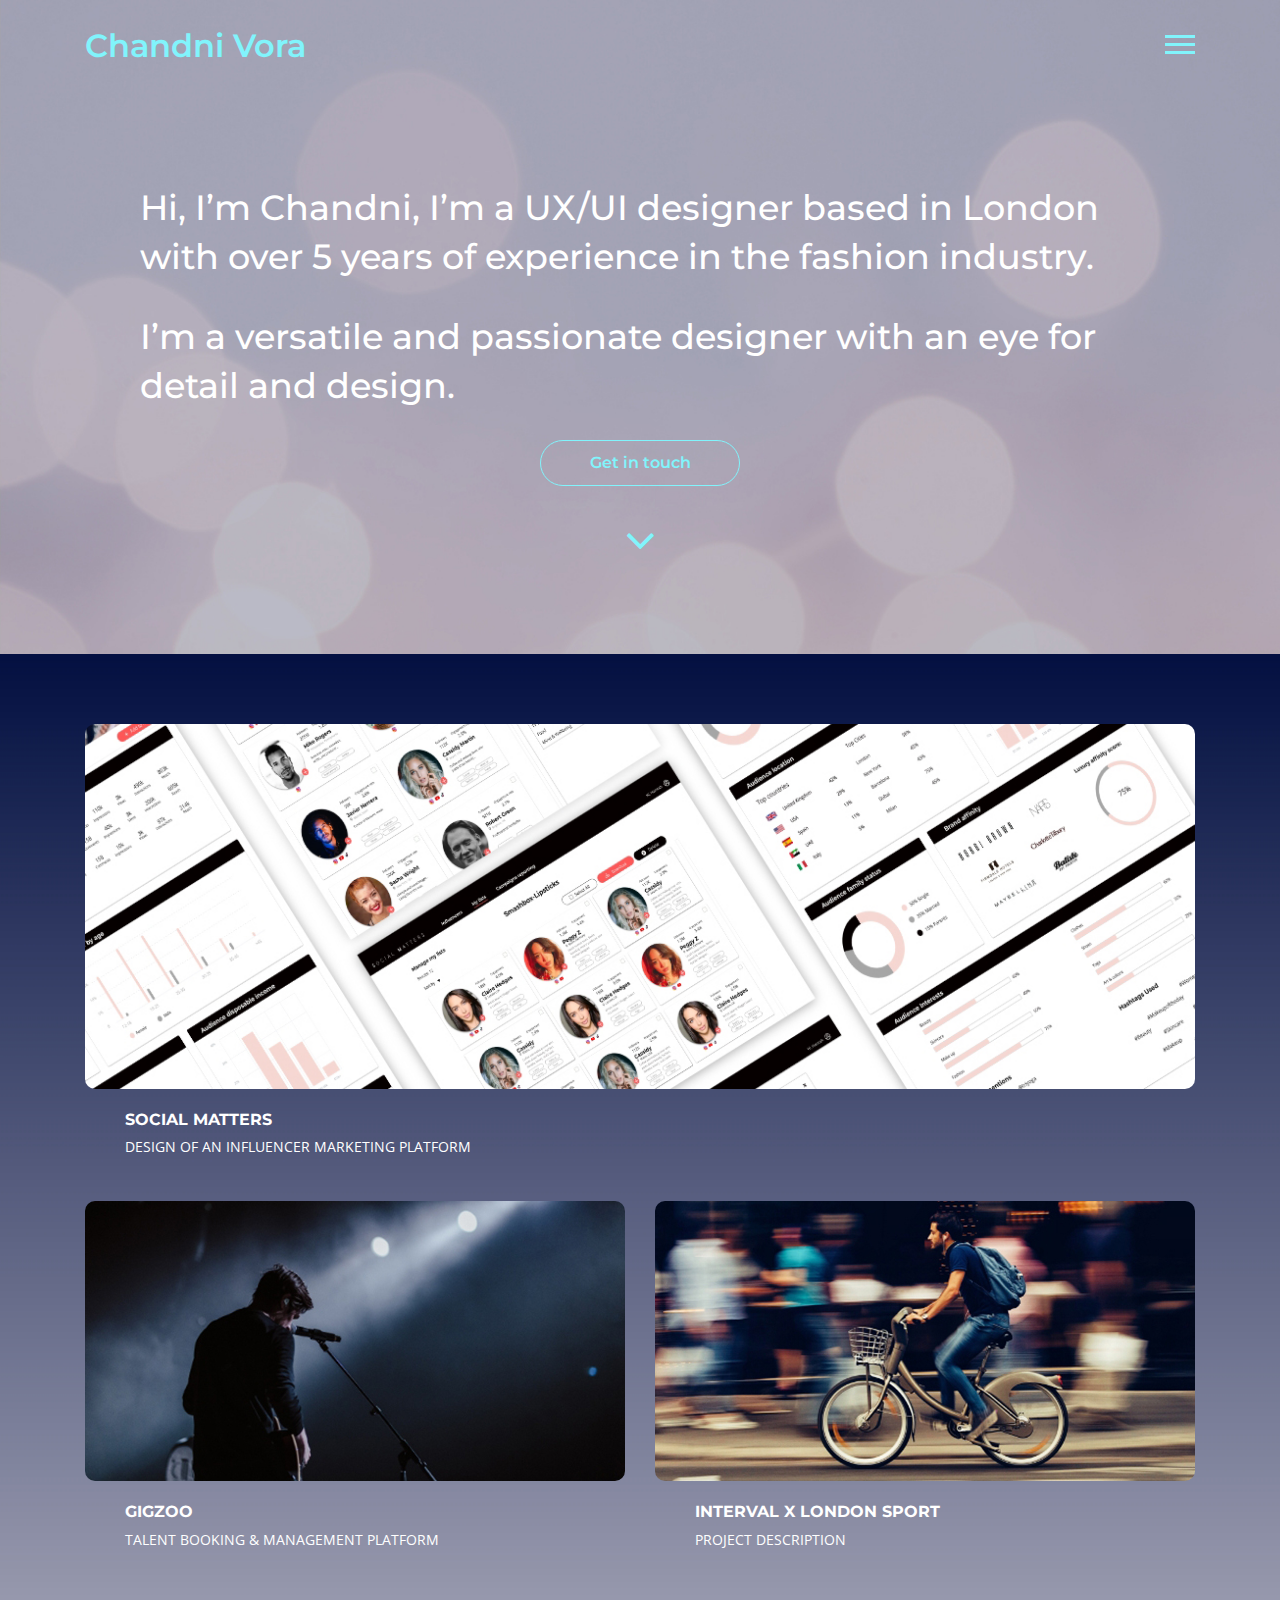
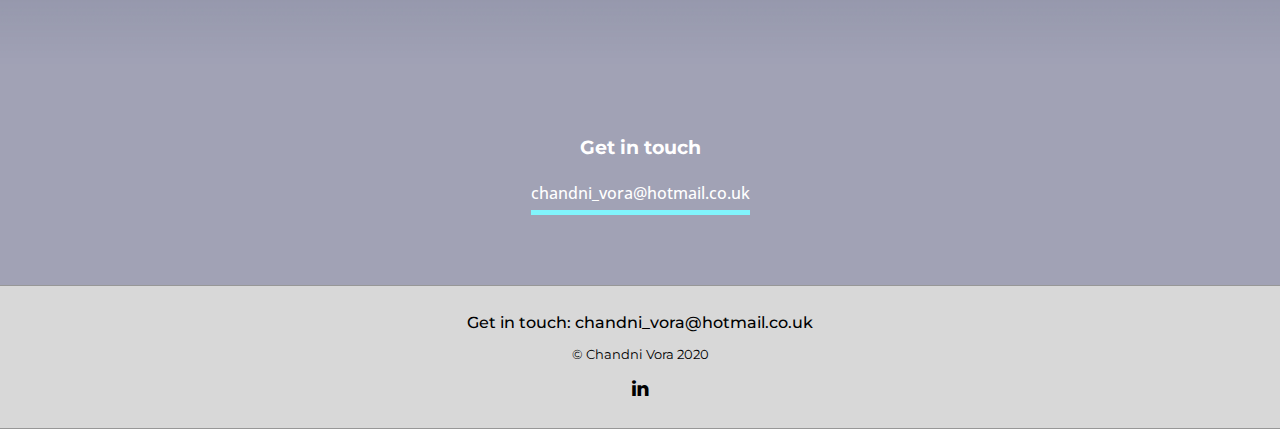
<file: index.html>
<!doctype html>
<html>
<head>
	<meta charset="UTF-8" />
	<meta http-equiv="content-type" content="text/html; charset=utf-8" />
	<meta name="viewport" content="width=device-width, initial-scale=1.0">

	<title>Brand Title</title>

	<!-- App favicon -->
    <link rel="shortcut icon" href="images/favicon.png">

	<!-- Custom -->
	<link rel="stylesheet" href="css/style.css">
</head>
<body>
	<!-- Menu -->
	<section id="cs_menu" style="background-image:url(images/bg_grad1.jpg);">
		<ul>
			<li><a href="social-matters.html">social matters</a></li>
			<li><a href="gigzoo.html">gigzoo</a></li>
			<li><a href="interval.html">interval</a></li>
			<li><a href="about-me.html">about me</a></li>
			<li><a href="get-in-touch.html">get in touch</a></li>
		</ul>
	</section>

	<!-- Nav+Banner -->
	<section id="nav_banner" style="background-image:url(images/bg_1.jpg);">
		<!-- Navbar -->
		<section id="cs_nav">
			<div class="container">
				<div class="row">
					<div class="col-12 clearfix">
						<div class="logo_main">
							<a href="index.html" style="color:#81F4FC;">Chandni Vora</a>
						</div>
						<div class="menu_toggle" id="menu_toggle">
							<span style="background-color:#81F4FC;"></span>
							<span style="background-color:#81F4FC;"></span>
							<span style="background-color:#81F4FC;"></span>
						</div>
					</div>
				</div>
			</div>
		</section>
		<!-- Banner -->
		<section id="cs_hero_banner">
			<div class="container">
				<div class="content text-center">
					<div class="row">
						<div class="col-12">
							<h2>Hi, I’m Chandni, I’m a UX/UI designer based in London with over 5 years of experience in the fashion industry.</h2>
							<h2>I’m a versatile and passionate designer with an eye for detail and design.</h2>
							<a href="#" class="btn btn_clr1_border">Get in touch</a>
							<div class="cs_arrow">
								<i class="fa fa-angle-down"></i>
							</div>
						</div>
					</div>
				</div>
			</div>
		</section>
	</section>

	<!-- Project -->
	<section id="cs_project" class="pad_tb_70" style="background-image:url(images/bg_grad1.jpg);">
		<div class="container">
			<div class="row">
				<div class="col-12 mb-4">
					<div class="grid">
						<a href="#">
							<img src="images/blog_1.jpg" alt="">
							<div class="details_sec">
								<h5>Social Matters</h5>
								<p>Design of an influencer marketing platform</p>
							</div>
						</a>
					</div>
				</div>
				<div class="col-md-6 mb-4">
					<div class="grid">
						<a href="#">
							<img src="images/blog_2.jpg" alt="">
							<div class="details_sec">
								<h5>GigZoo</h5>
								<p>Talent booking & management platform</p>
							</div>
						</a>
					</div>
				</div>
				<div class="col-md-6 mb-4">
					<div class="grid">
						<a href="#">
							<img src="images/blog_3.jpg" alt="">
							<div class="details_sec">
								<h5>interval x london sport</h5>
								<p>project description</p>
							</div>
						</a>
					</div>
				</div>
			</div>
		</div>
	</section>

	<!-- Get In Touch -->
	<section id="cs_get_touch" class="pad_tb_70">
		<div class="container">
			<div class="row">
				<div class="col-12 text-center">
					<h4>Get in touch</h4>
					<a href="mailto:chandni_vora@hotmail.co.uk">chandni_vora@hotmail.co.uk</a>
				</div>
			</div>
		</div>
	</section>

	<!-- Footer -->
	<footer>
		<div class="container">
			<div class="row">
				<div class="col-12">
					<div class="f_mail">Get in touch: <a href="mailto:chandni_vora@hotmail.co.uk">chandni_vora@hotmail.co.uk</a></div>
					<div class="f_copyright">© Chandni Vora 2020</div>
					<div class="f_social">
						<a href="#">
							<i class="fa fa-linkedin"></i>
						</a>
					</div>
				</div>
			</div>
		</div>
	</footer>
	
	<!-- Jquery min -->
	<script src="js/jquery.min.js"></script>

	<!-- Popper Min -->
	<script src="plugins/bootstrap/js/popper.min.js"></script>

	<!-- Bootstrap -->
	<script src="plugins/bootstrap/js/bootstrap.min.js"></script>

	<!-- Owl Carousel -->
	<script src="plugins/owl-carousel/js/owl.carousel.min.js"></script>
	<script src="plugins/owl-carousel/js/OwlCarousel2Thumbs.min.js"></script>

	<!-- Custom -->
	<script src="js/default.js"></script>
</body>
</html>
</file>
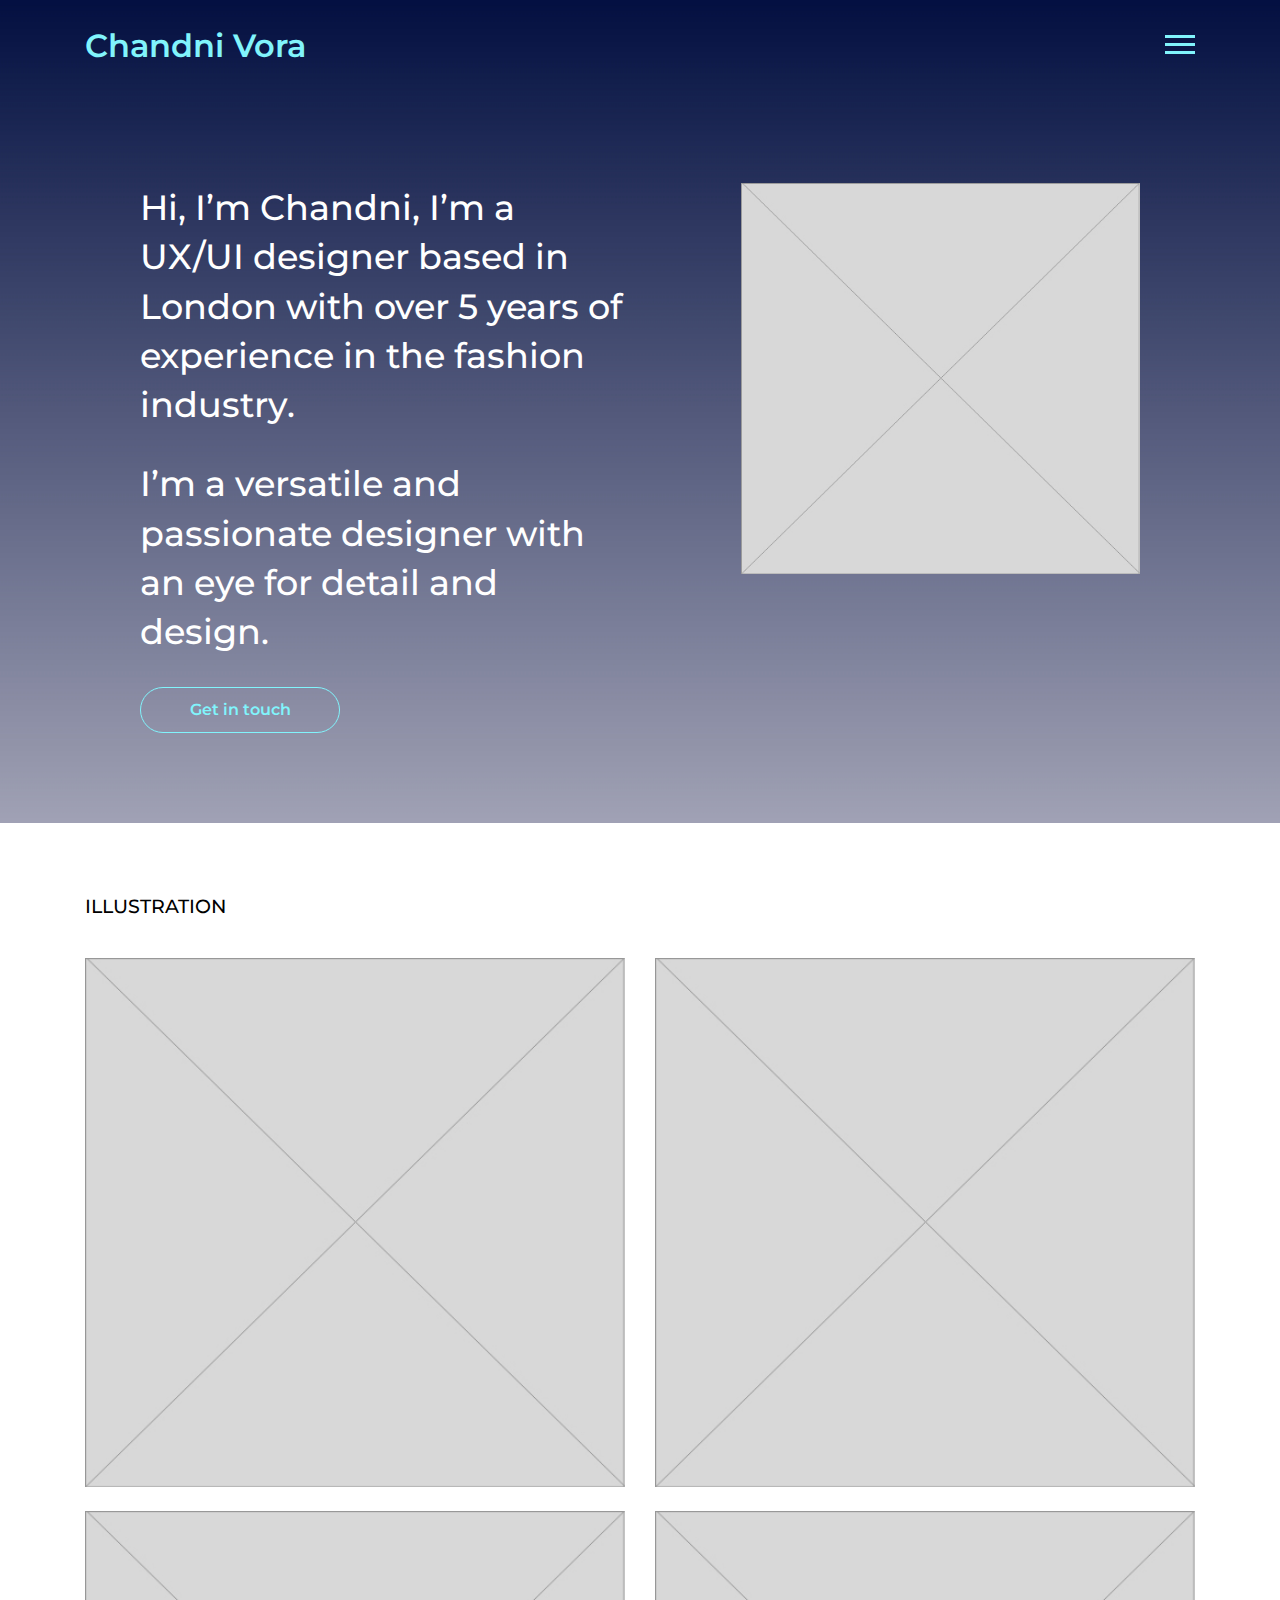
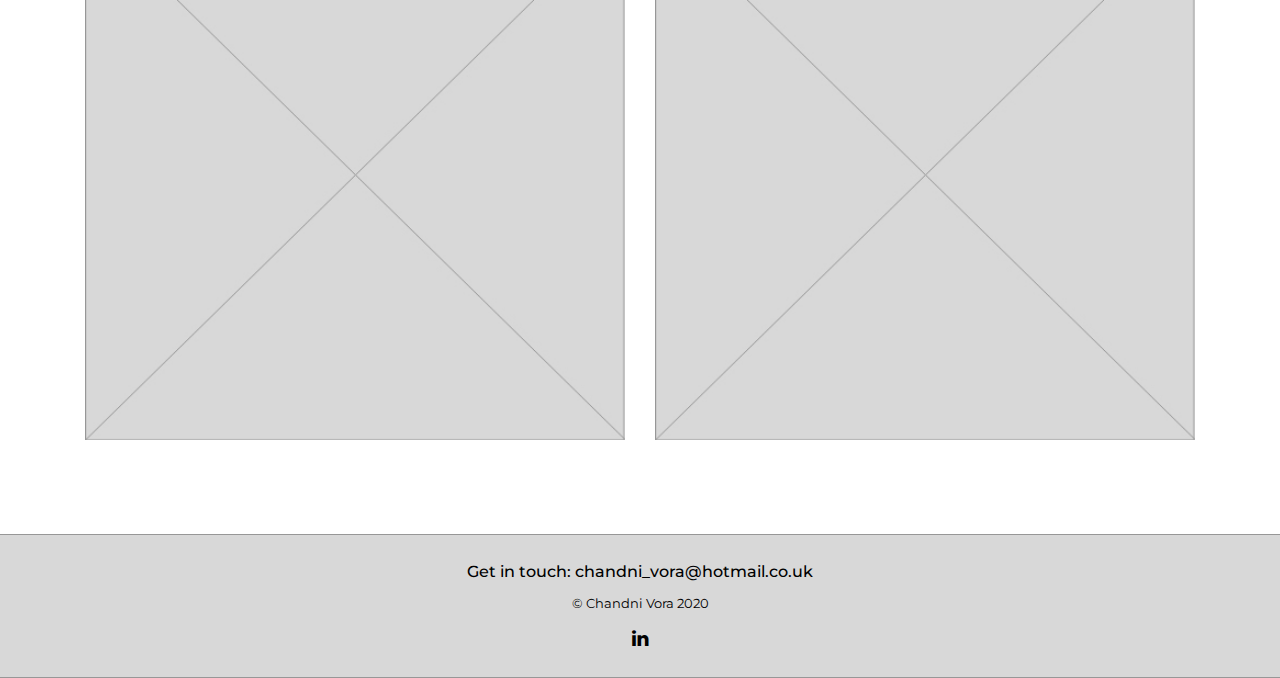
<file: about-me.html>
<!doctype html>
<html>
<head>
	<meta charset="UTF-8" />
	<meta http-equiv="content-type" content="text/html; charset=utf-8" />
	<meta name="viewport" content="width=device-width, initial-scale=1.0">

	<title>Brand Title</title>

	<!-- App favicon -->
    <link rel="shortcut icon" href="images/favicon.png">

	<!-- Custom -->
	<link rel="stylesheet" href="css/style.css">
</head>
<body>
	<!-- Menu -->
	<section id="cs_menu" style="background-image:url(images/bg_grad1.jpg);">
		<ul>
			<li><a href="social-matters.html">social matters</a></li>
			<li><a href="gigzoo.html">gigzoo</a></li>
			<li><a href="interval.html">interval</a></li>
			<li><a href="about-me.html" class="active">about me</a></li>
			<li><a href="get-in-touch.html">get in touch</a></li>
		</ul>
	</section>

	<!-- Nav+Banner -->
	<section id="nav_banner" style="background-image:url(images/bg_grad1.jpg);">
		<!-- Navbar -->
		<section id="cs_nav">
			<div class="container">
				<div class="row">
					<div class="col-12 clearfix">
						<div class="logo_main">
							<a href="index.html" style="color:#81F4FC;">Chandni Vora</a>
						</div>
						<div class="menu_toggle" id="menu_toggle">
							<span style="background-color:#81F4FC;"></span>
							<span style="background-color:#81F4FC;"></span>
							<span style="background-color:#81F4FC;"></span>
						</div>
					</div>
				</div>
			</div>
		</section>
		<!-- Banner -->
		<section id="cs_hero_banner">
			<div class="container">
				<div class="content">
					<div class="row">
						<div class="col-lg-6 mb-4 mb-md-0">
							<h2>Hi, I’m Chandni, I’m a UX/UI designer based in London with over 5 years of experience in the fashion industry.</h2>
							<h2>I’m a versatile and passionate designer with an eye for detail and design.</h2>
							<a href="#" class="btn btn_clr1_border">Get in touch</a>
						</div>
						<div class="col-lg-5 offset-lg-1">
							<img src="images/no_img.jpg" alt="">
						</div>
					</div>
				</div>
			</div>
		</section>
	</section>

	<!-- Illustration -->
	<section id="cs_illustration" class="pad_tb_70">
		<div class="container">
			<div class="row">
				<div class="col-12 mb-4">
					<h4>ILLUSTRATION</h4>
				</div>
				<div class="col-sm-6 mb-4"><a href="#"><img src="images/no_img.jpg" alt=""></a></div>
				<div class="col-sm-6 mb-4"><a href="#"><img src="images/no_img.jpg" alt=""></a></div>
				<div class="col-sm-6 mb-4"><a href="#"><img src="images/no_img.jpg" alt=""></a></div>
				<div class="col-sm-6 mb-4"><a href="#"><img src="images/no_img.jpg" alt=""></a></div>
			</div>
		</div>
	</section>

	<!-- Footer -->
	<footer>
		<div class="container">
			<div class="row">
				<div class="col-12">
					<div class="f_mail">Get in touch: <a href="mailto:chandni_vora@hotmail.co.uk">chandni_vora@hotmail.co.uk</a></div>
					<div class="f_copyright">© Chandni Vora 2020</div>
					<div class="f_social">
						<a href="#">
							<i class="fa fa-linkedin"></i>
						</a>
					</div>
				</div>
			</div>
		</div>
	</footer>
	
	<!-- Jquery min -->
	<script src="js/jquery.min.js"></script>

	<!-- Popper Min -->
	<script src="plugins/bootstrap/js/popper.min.js"></script>

	<!-- Bootstrap -->
	<script src="plugins/bootstrap/js/bootstrap.min.js"></script>

	<!-- Owl Carousel -->
	<script src="plugins/owl-carousel/js/owl.carousel.min.js"></script>
	<script src="plugins/owl-carousel/js/OwlCarousel2Thumbs.min.js"></script>

	<!-- Custom -->
	<script src="js/default.js"></script>
</body>
</html>
</file>
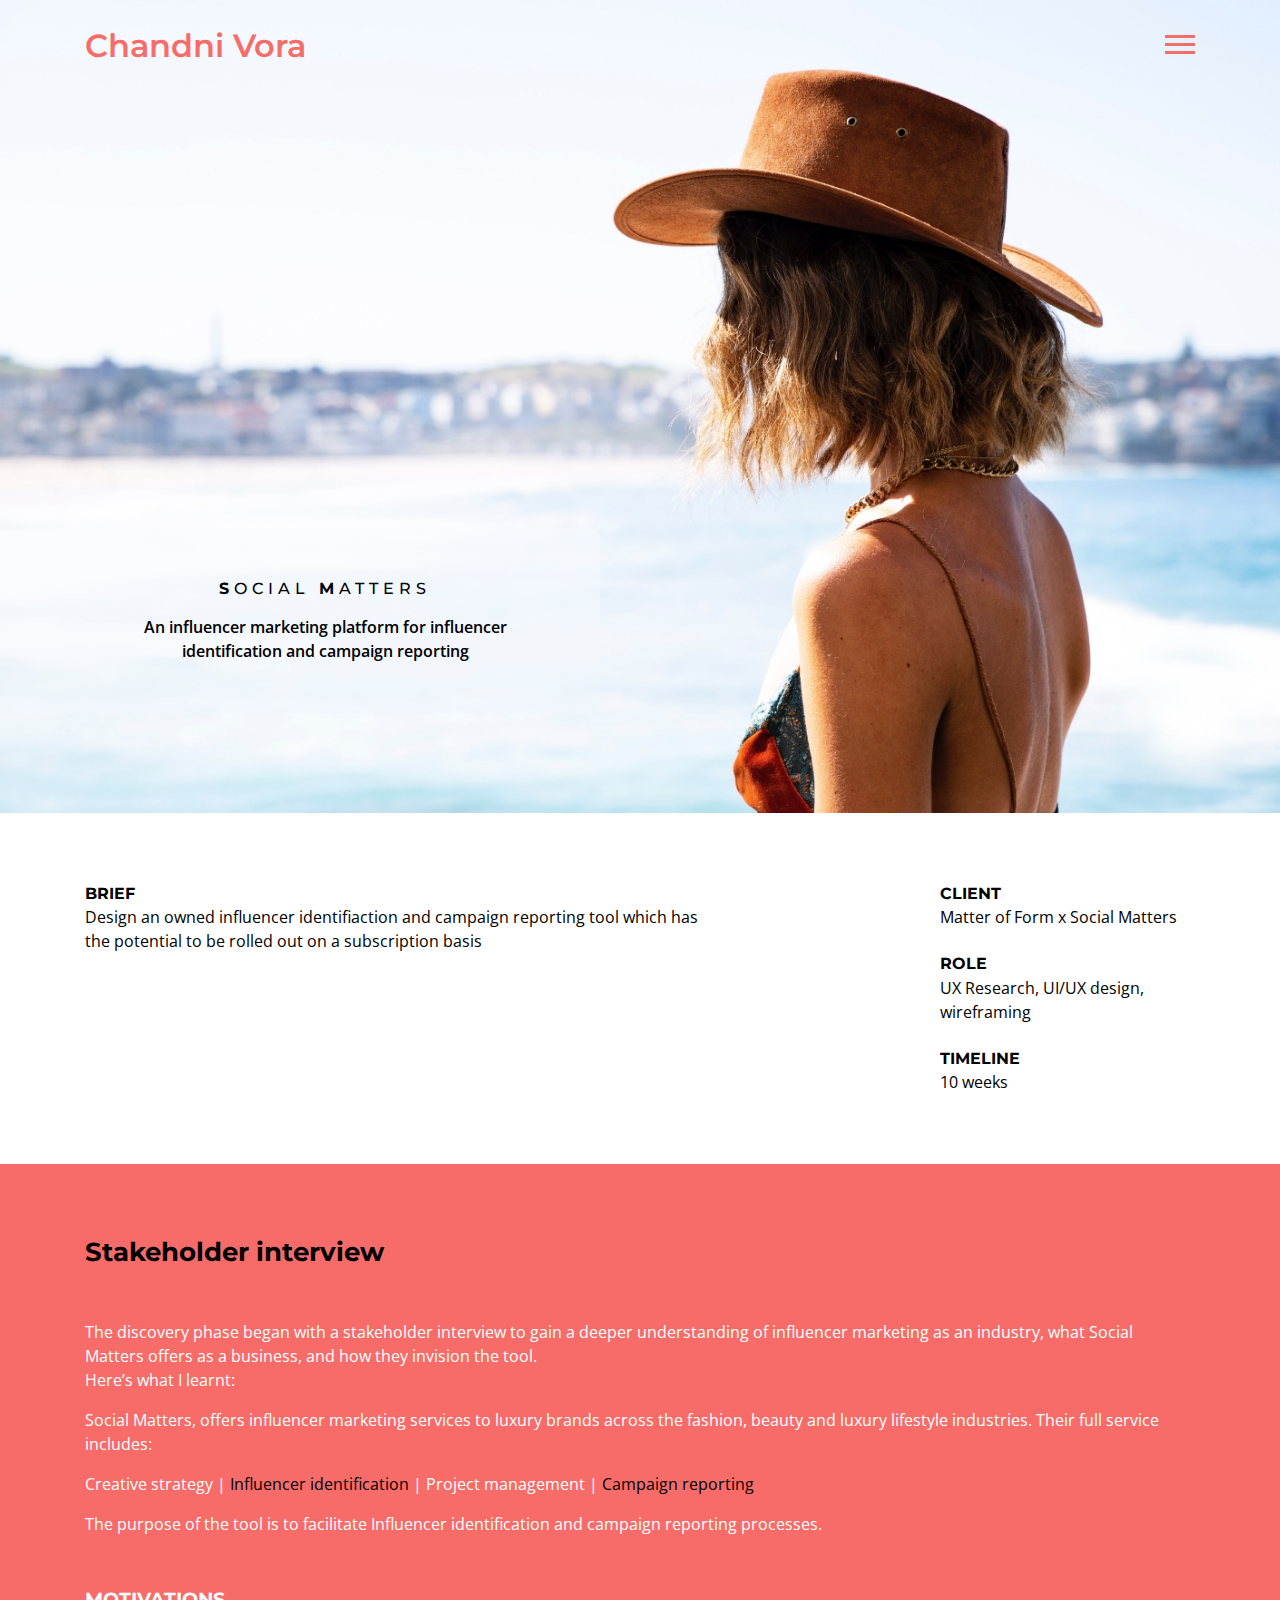
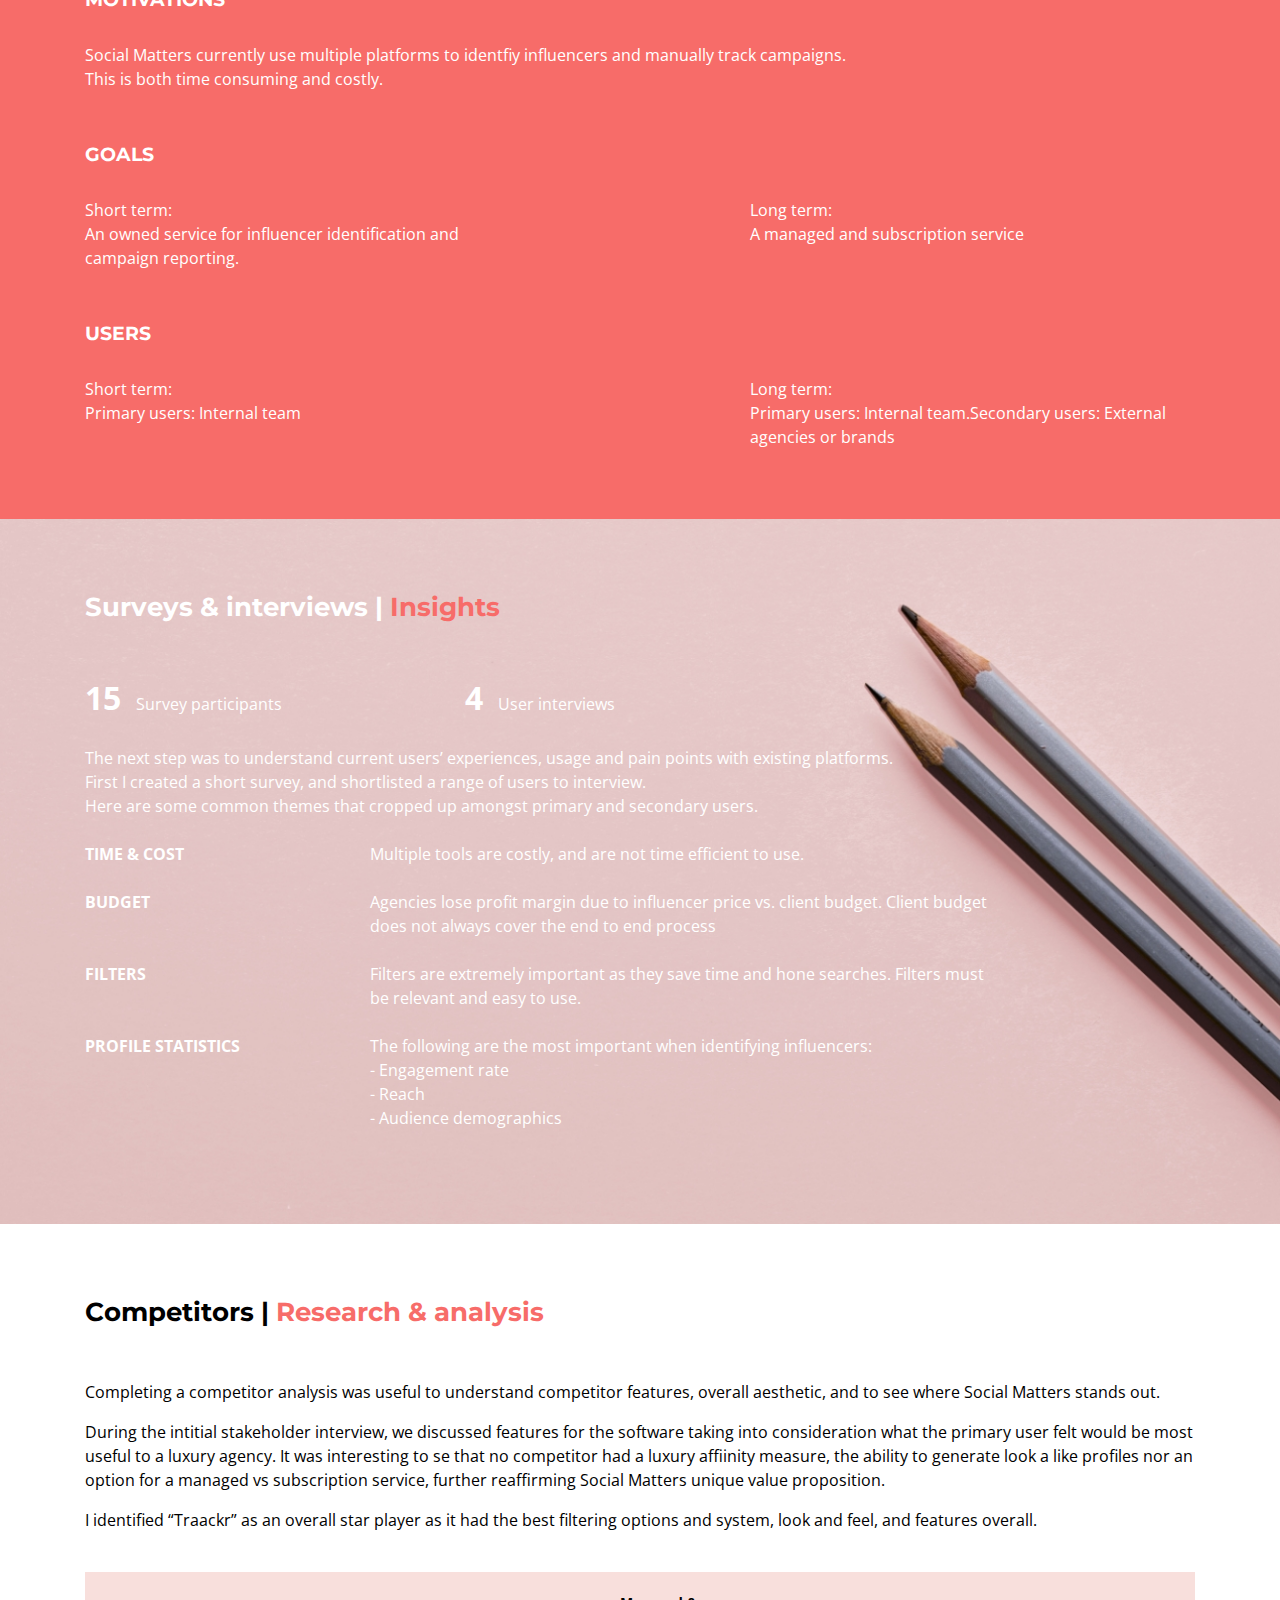
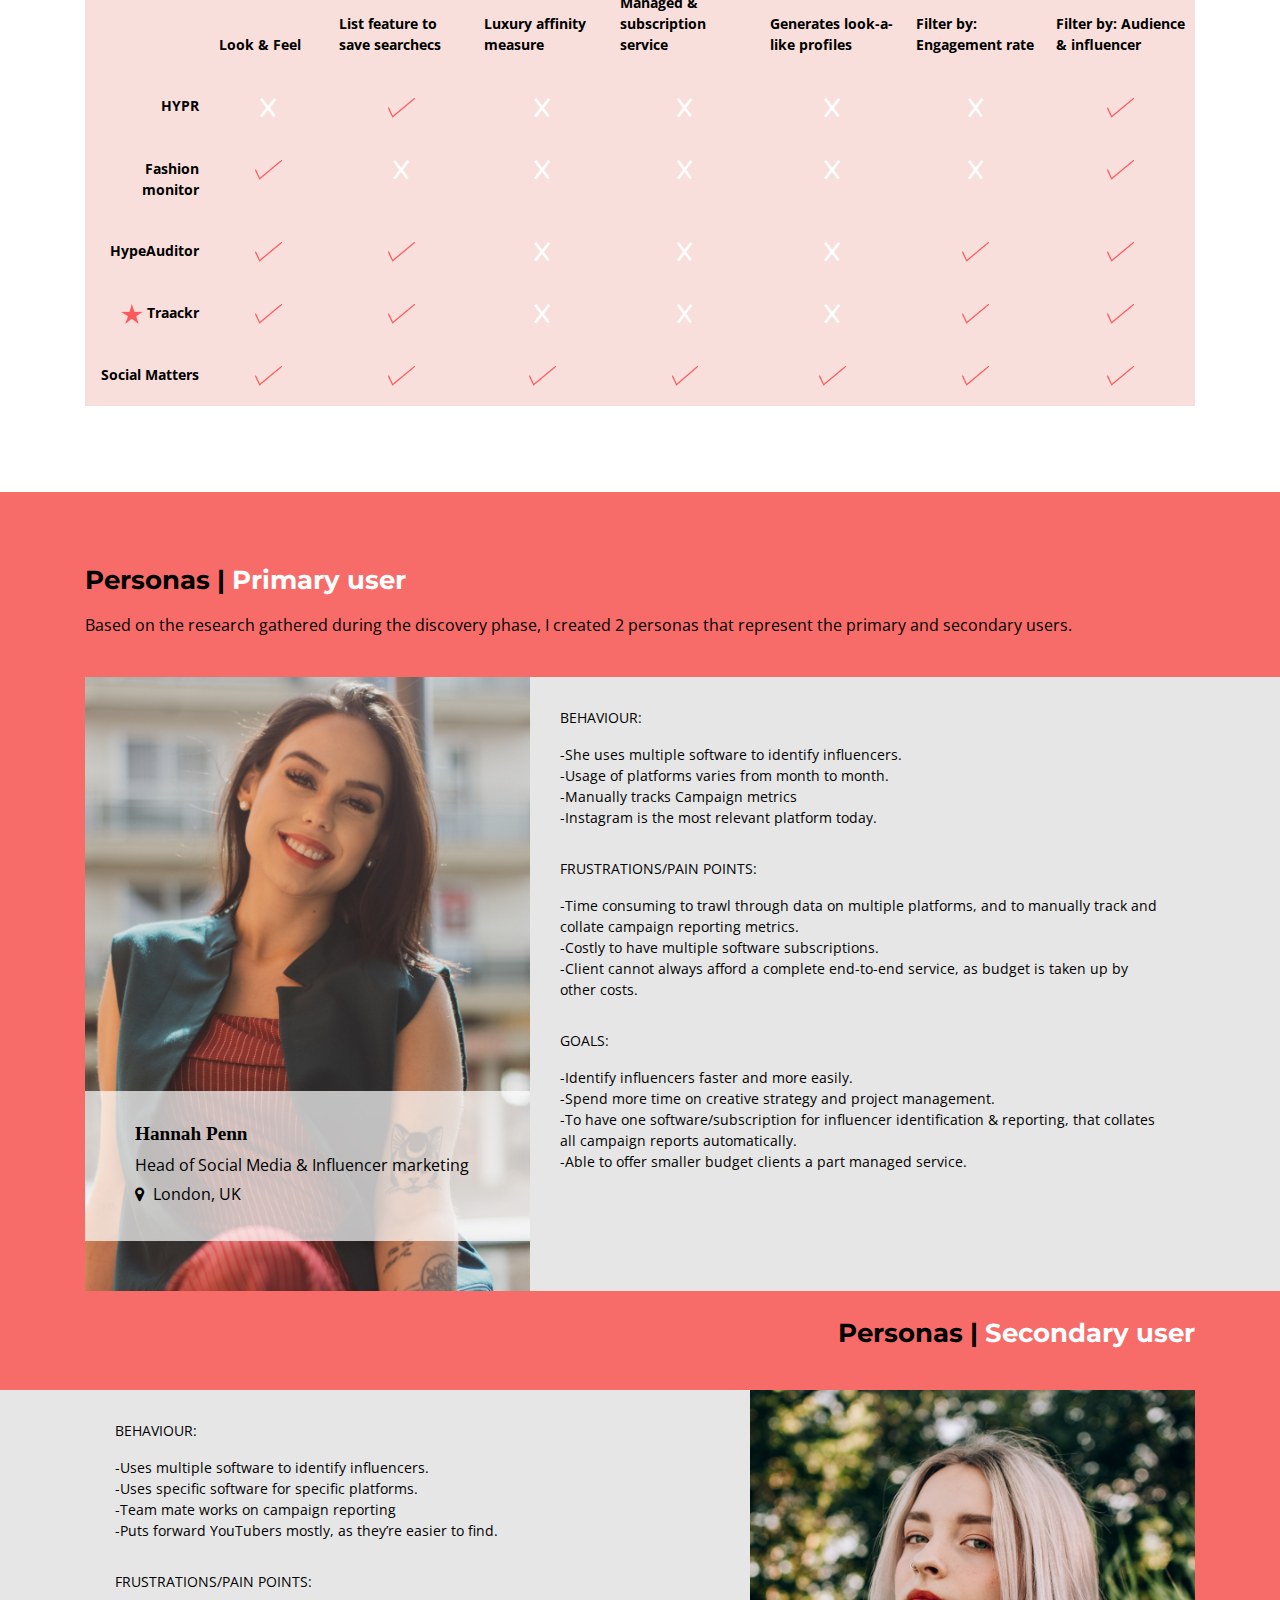
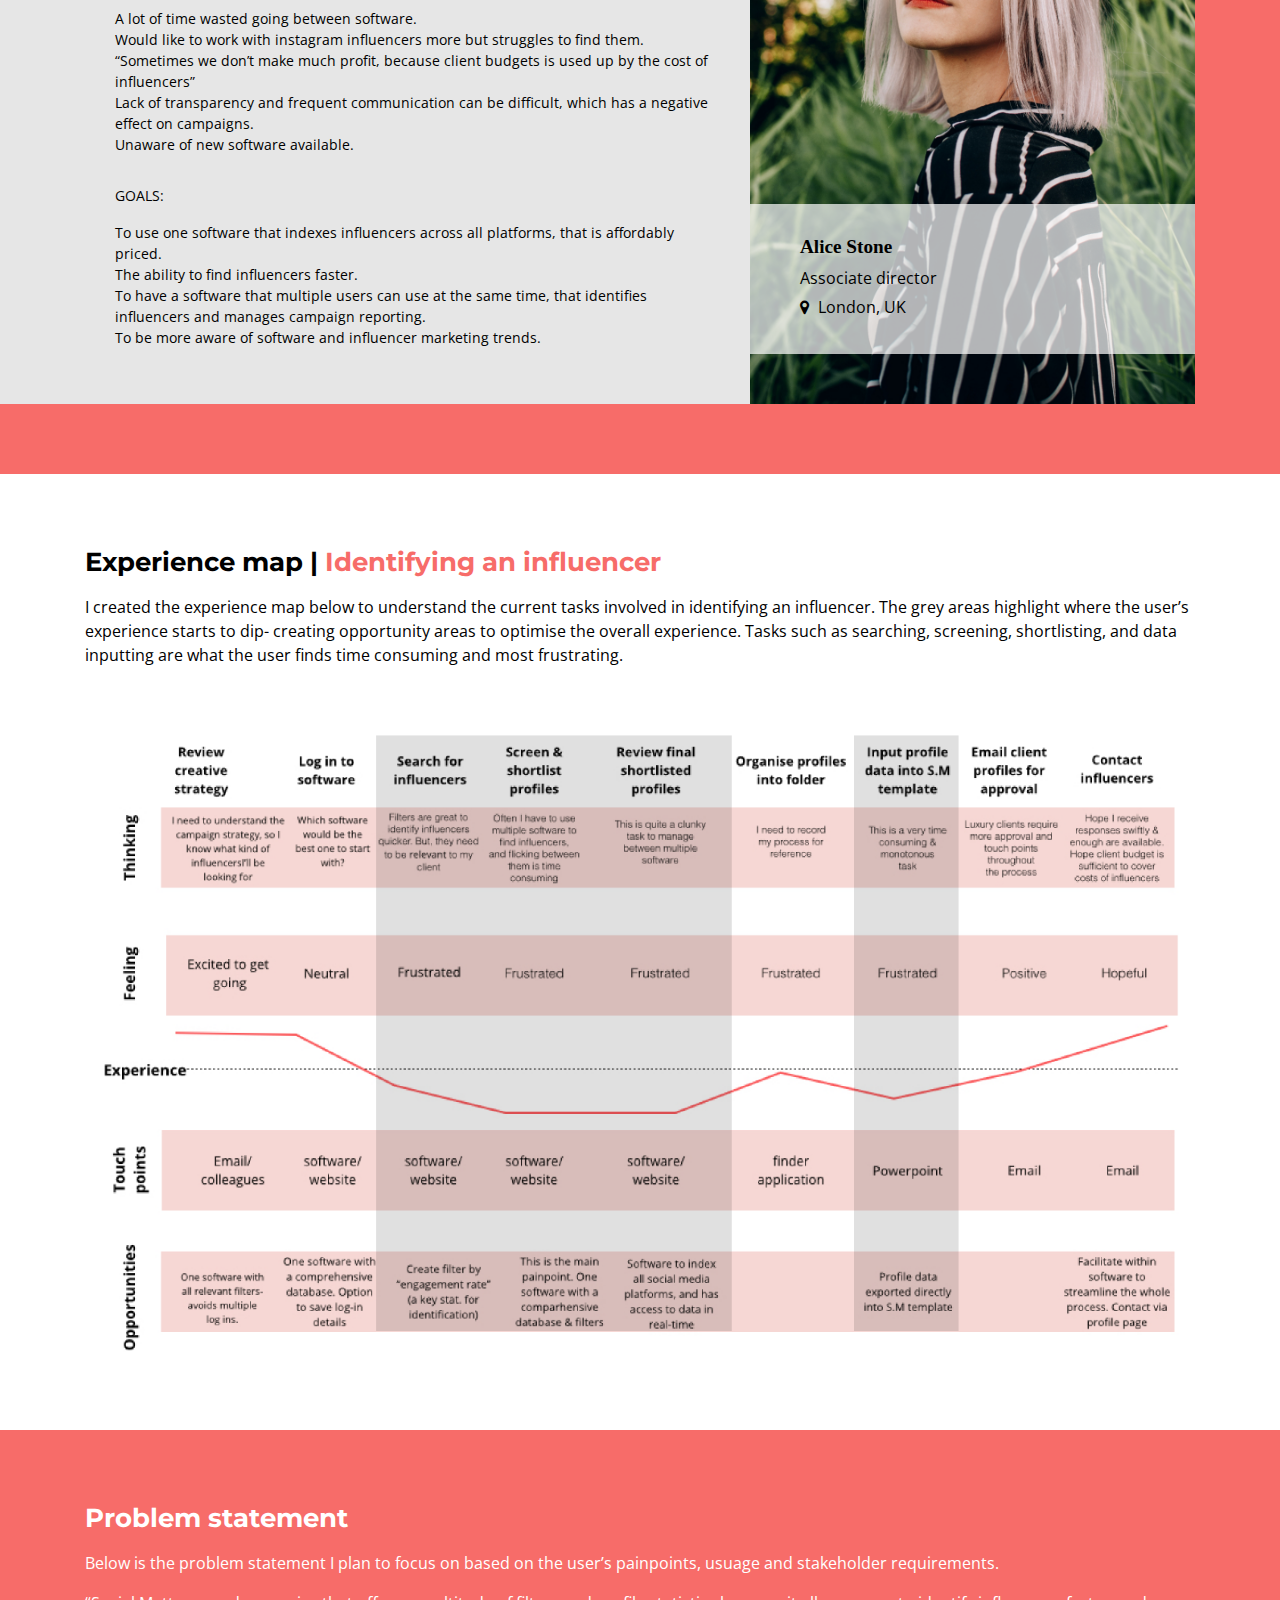
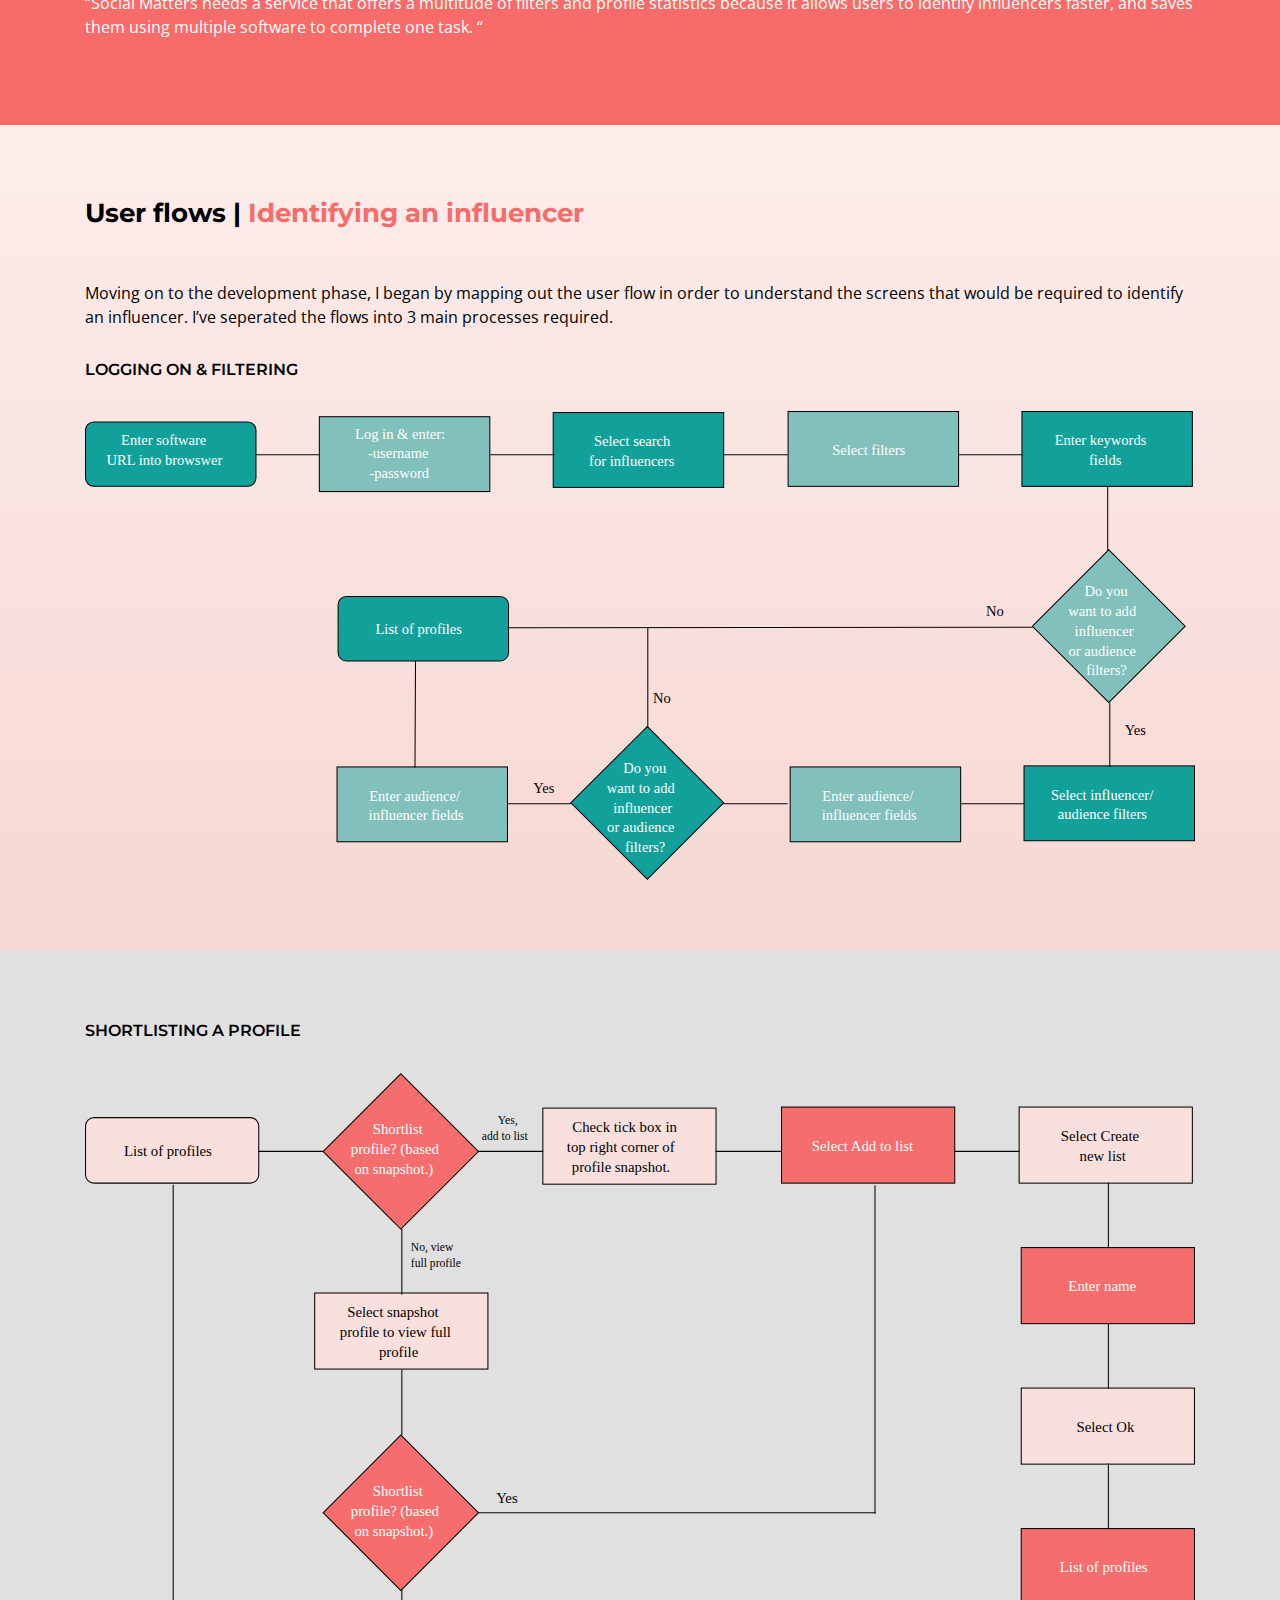
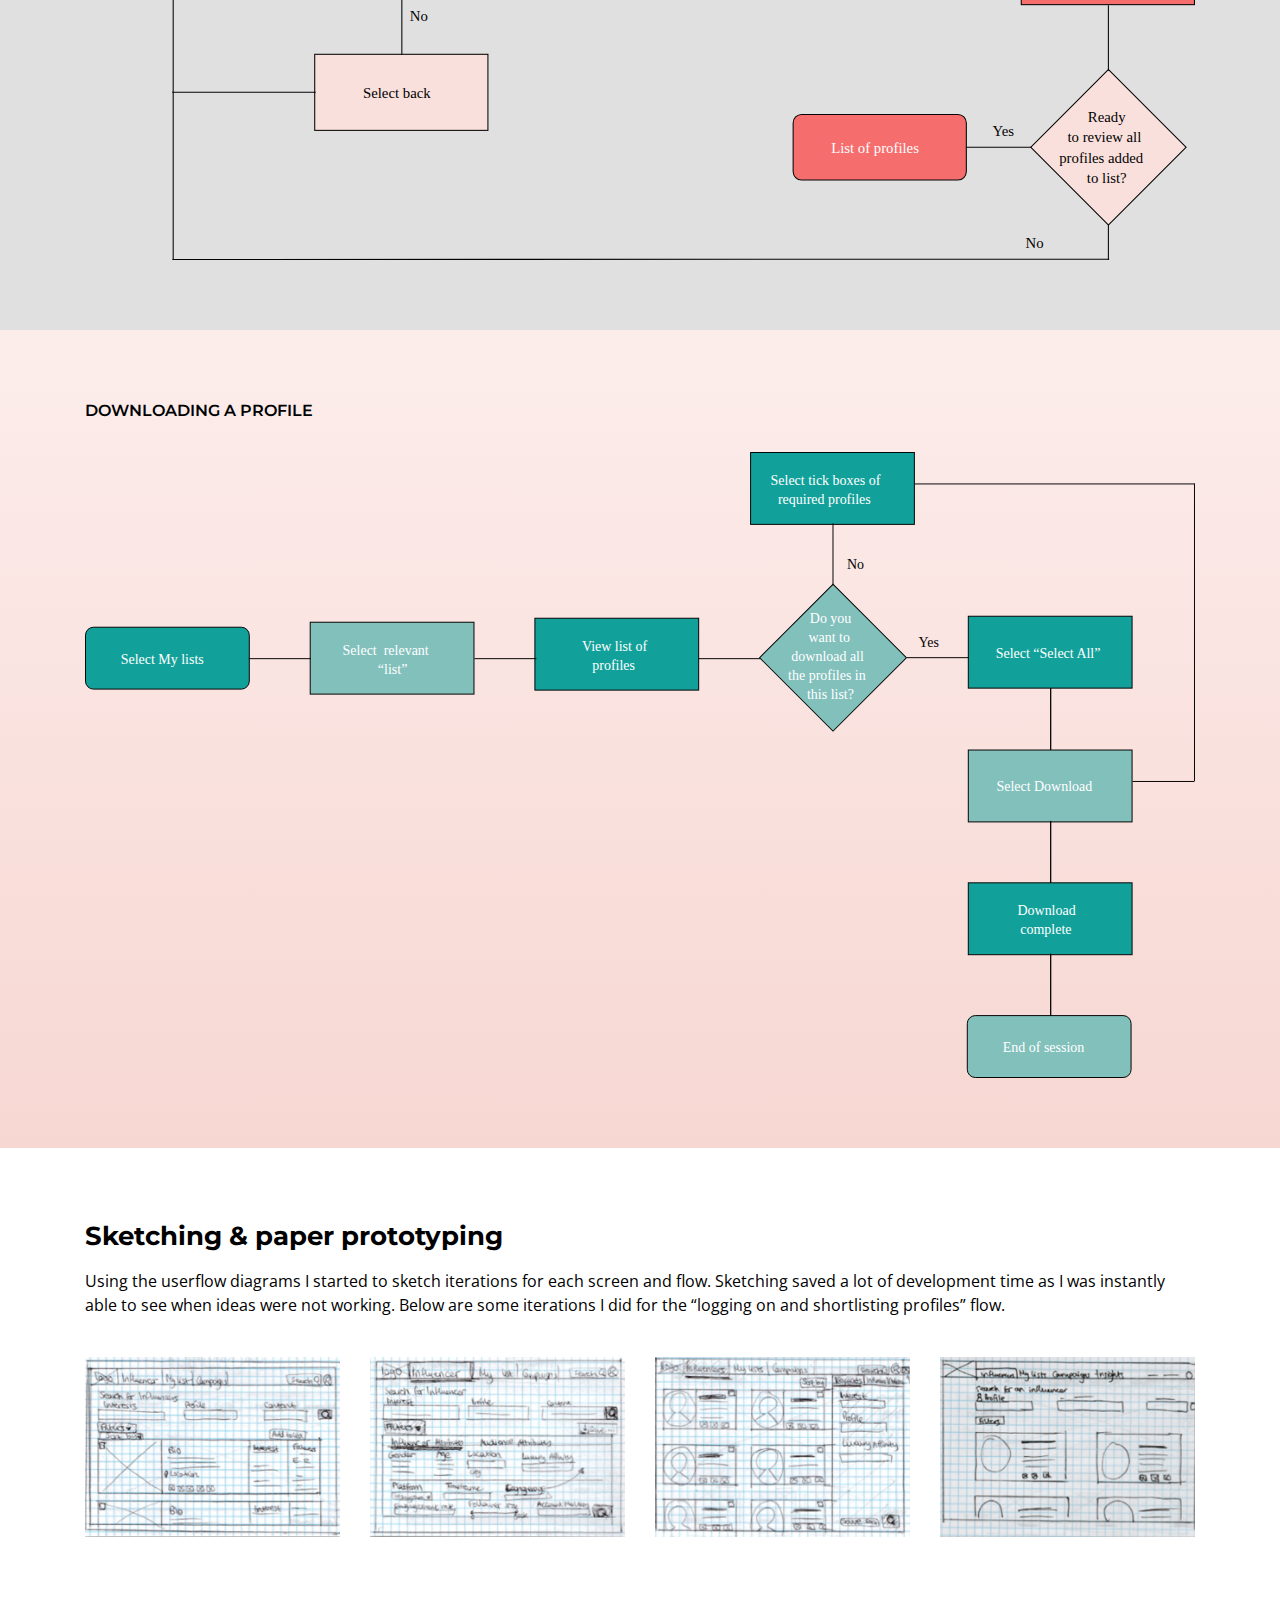
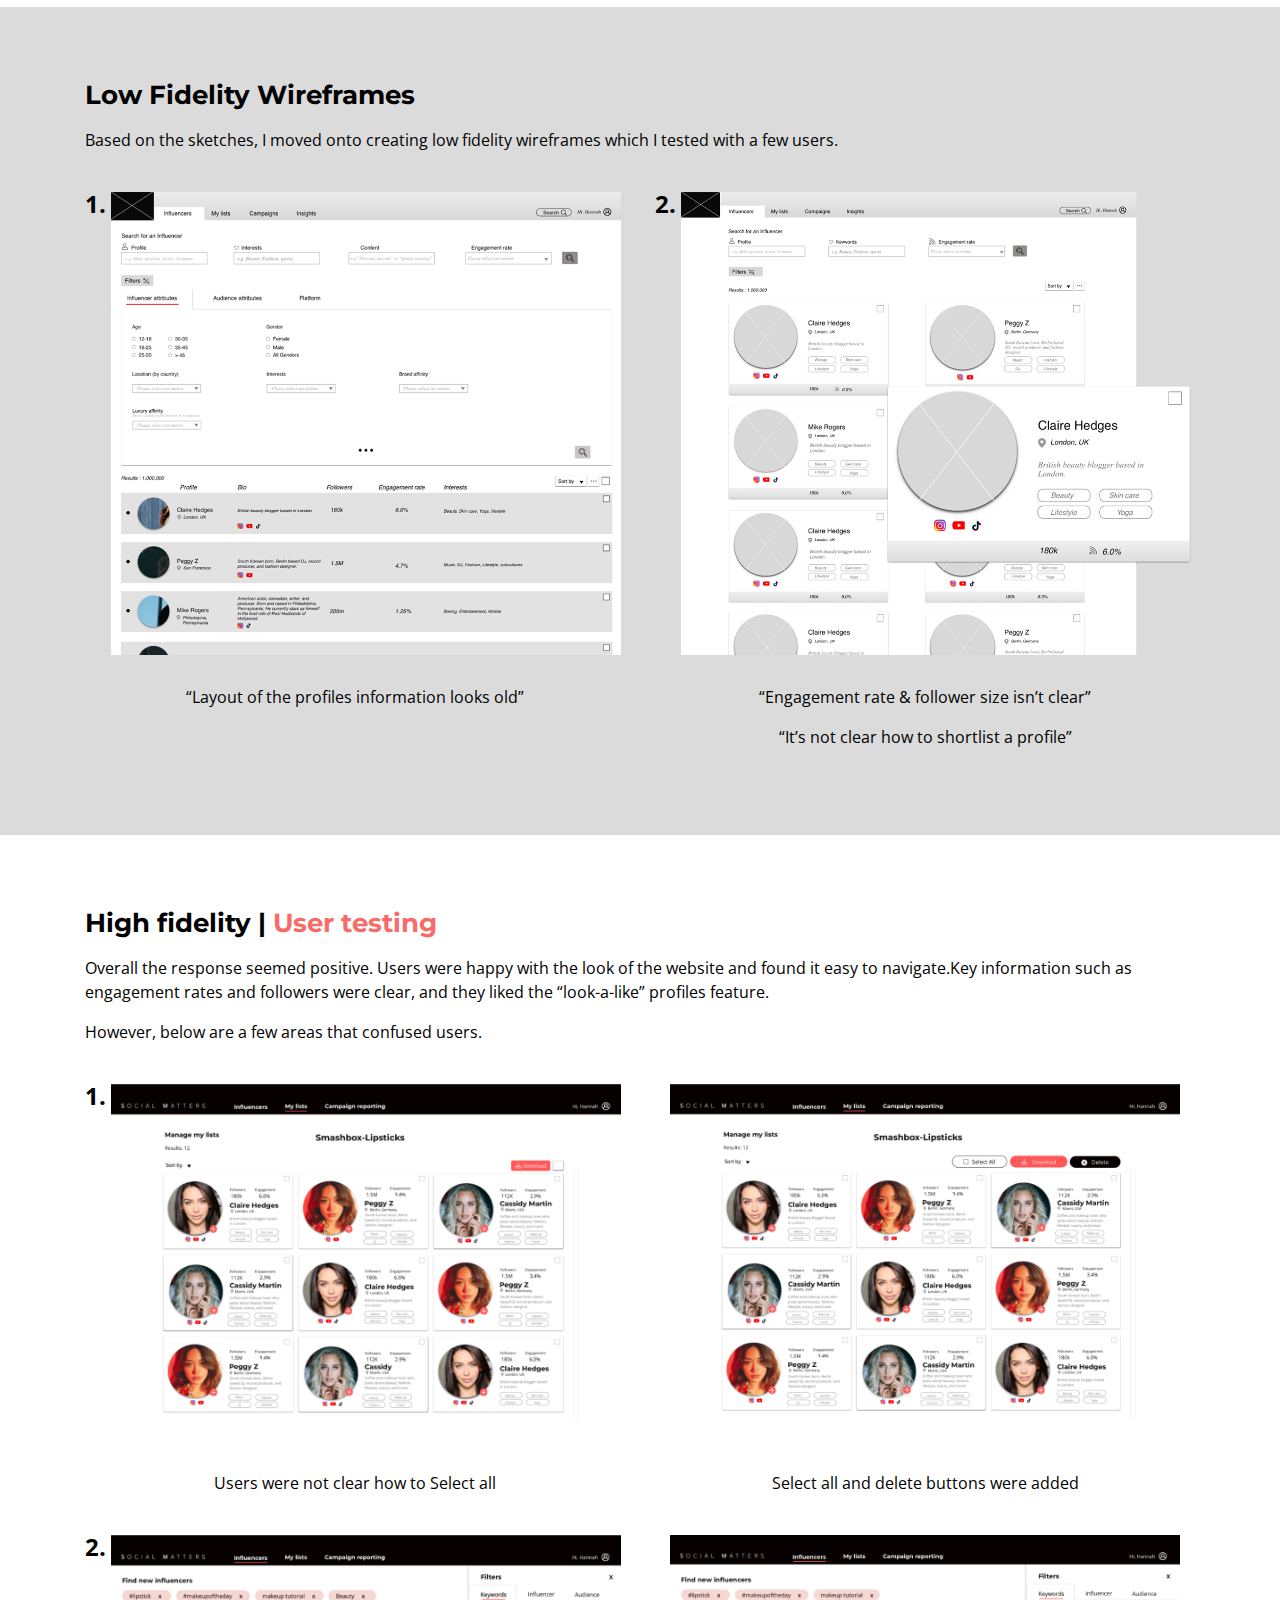
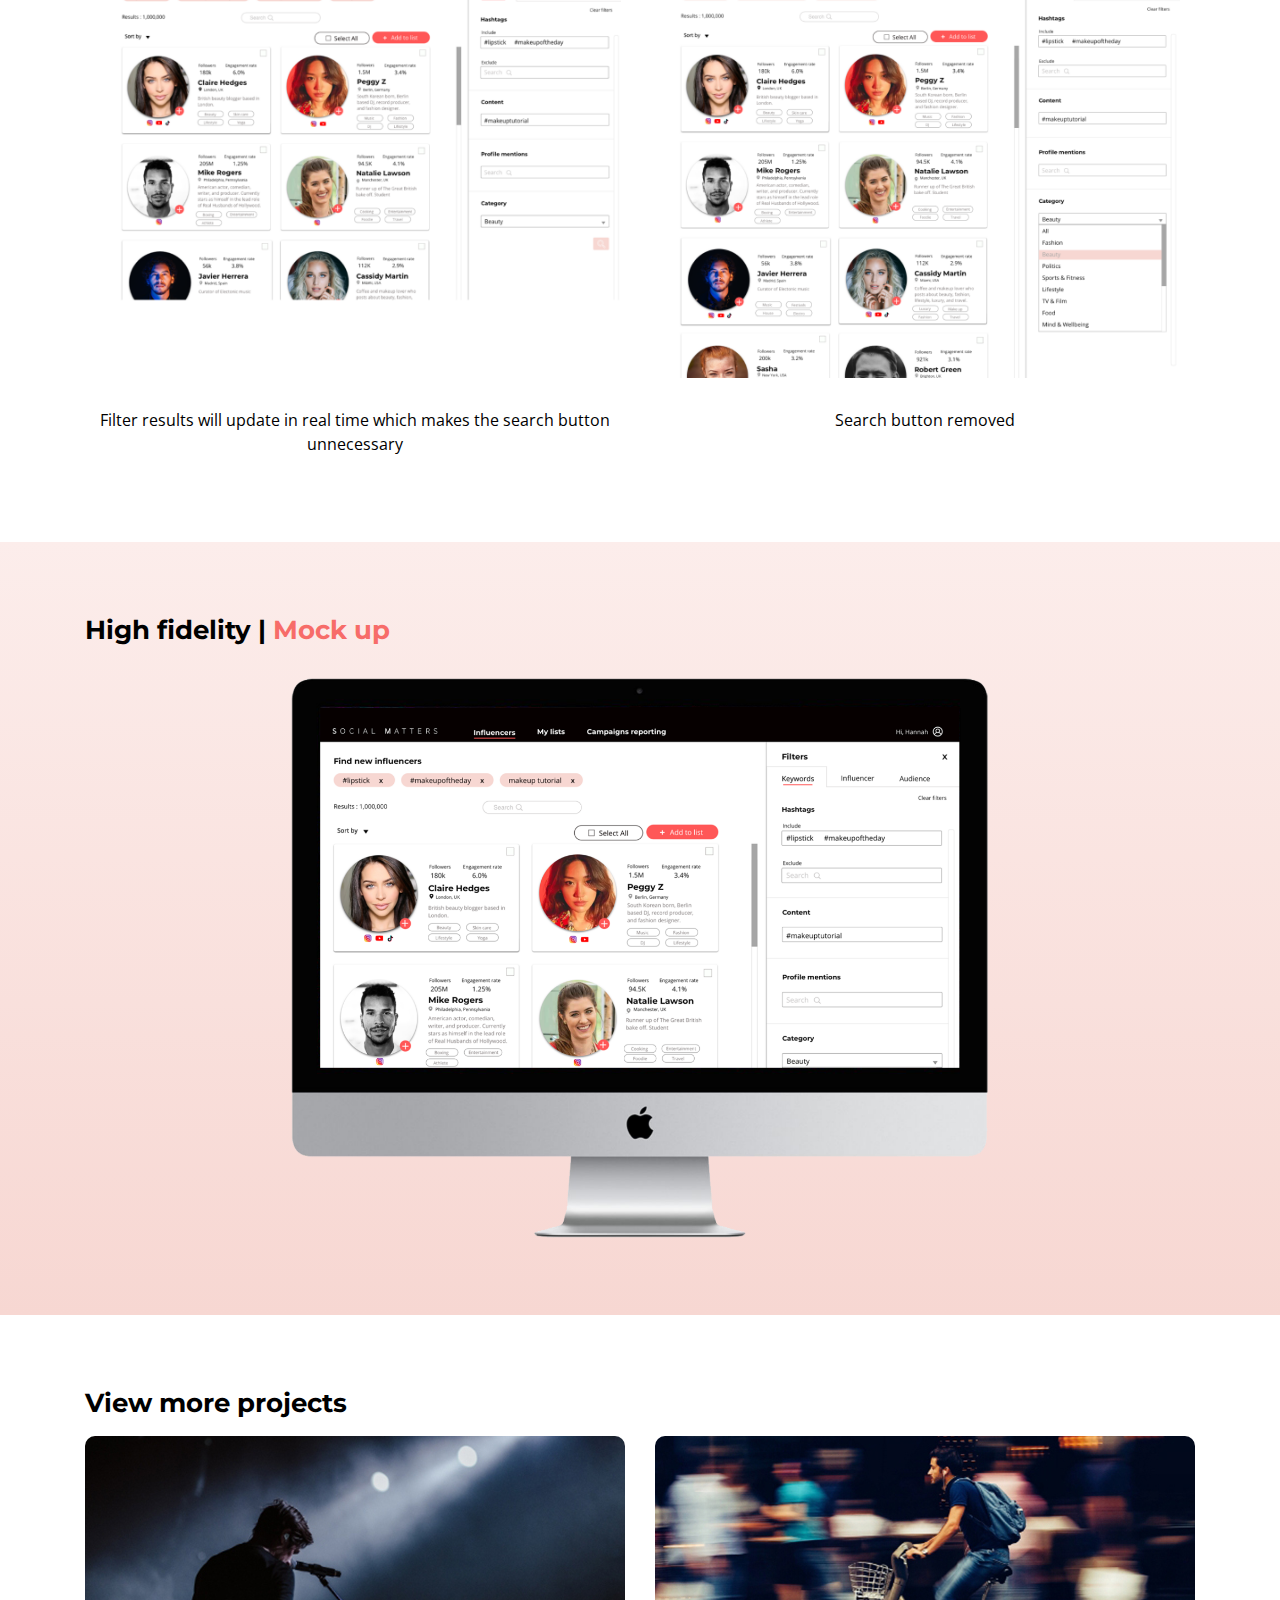
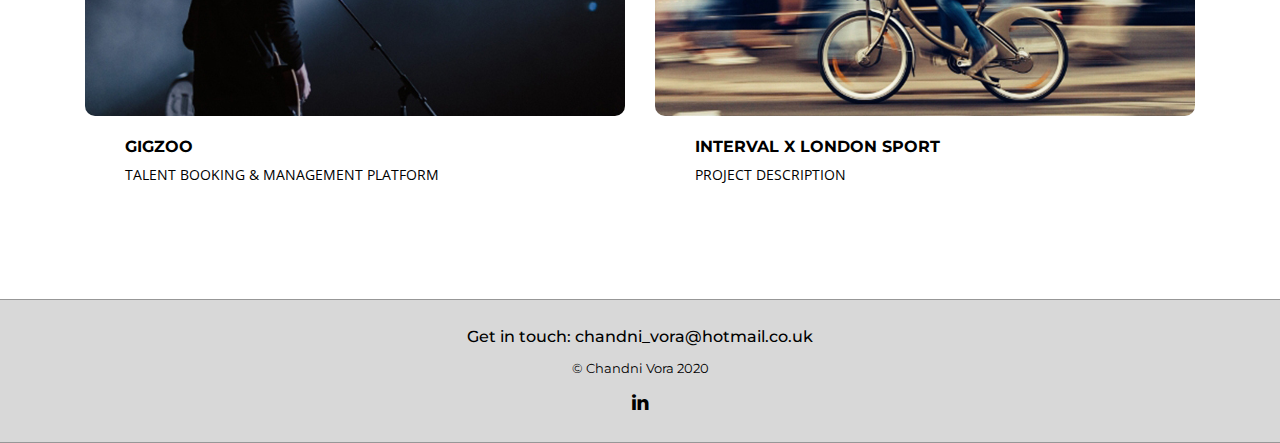
<file: social-matters.html>
<!doctype html>
<html>
<head>
	<meta charset="UTF-8" />
	<meta http-equiv="content-type" content="text/html; charset=utf-8" />
	<meta name="viewport" content="width=device-width, initial-scale=1.0">

	<title>Brand Title</title>

	<!-- App favicon -->
    <link rel="shortcut icon" href="images/favicon.png">

	<!-- Custom -->
	<link rel="stylesheet" href="css/style.css">
</head>
<body>
	<!-- Menu -->
	<section id="cs_menu" style="background-image:url(images/bg_grad1.jpg);">
		<ul>
			<li><a href="social-matters.html" class="active">social matters</a></li>
			<li><a href="gigzoo.html">gigzoo</a></li>
			<li><a href="interval.html">interval</a></li>
			<li><a href="about-me.html">about me</a></li>
			<li><a href="get-in-touch.html">get in touch</a></li>
		</ul>
	</section>

	<!-- Nav+Banner -->
	<section id="nav_banner" style="background-image:url(images/bg_2.jpg);">
		<!-- Navbar -->
		<section id="cs_nav">
			<div class="container">
				<div class="row">
					<div class="col-12 clearfix">
						<div class="logo_main">
							<a href="index.html" style="color:#F76C69;">Chandni Vora</a>
						</div>
						<div class="menu_toggle" id="menu_toggle">
							<span style="background-color:#F76C69;"></span>
							<span style="background-color:#F76C69;"></span>
							<span style="background-color:#F76C69;"></span>
						</div>
					</div>
				</div>
			</div>
		</section>
		<!-- Banner -->
		<section id="cs_hero_banner2">
			<div class="boxs">
				<h4><strong>s</strong>ocial <strong>m</strong>atters</h4>
				<p>An influencer marketing platform for influencer identification and campaign reporting</p>
			</div>
		</section>
	</section>

	<!-- Right Text -->
	<section class="pad_tb_70" id="right_txt">
		<div class="container">
			<div class="row">
				<div class="col-md-7">
					<h5>BRIEF</h5>
					<p>Design an owned influencer identifiaction and campaign reporting tool which has the potential to be rolled out on a subscription basis</p>
				</div>
				<div class="col-md-3 offset-md-2">
					<h5>CLIENT</h5>
					<p class="mb-4">Matter of Form x Social Matters</p>
					<h5>ROLE</h5>
					<p class="mb-4">UX Research, UI/UX design, wireframing</p>
					<h5>TIMELINE</h5>
					<p class="mb-0">10 weeks</p>
				</div>
			</div>
		</div>
	</section>

	<!-- Stakeholder Interview -->
	<section id="stakeholder_interview" class="pad_tb_70">
		<div class="container">
			<div class="row">
				<div class="col-12">
					<h3>Stakeholder interview</h3>
					<div class="row">
						<div class="col-12 mb-3">
							<div>The discovery phase began with a stakeholder interview to gain a deeper understanding of influencer marketing as an industry, what Social Matters offers as a business, and how they invision the tool.</div>
							<div>Here’s what I learnt:</div>
						</div>
					</div>
					<p>Social Matters, offers influencer marketing services to luxury brands across the fashion, beauty and luxury lifestyle industries. Their full service includes:</p>
					<p>Creative strategy | <span>Influencer identification</span> | Project management | <span>Campaign reporting</span></p>
					<p>The purpose of the tool is to facilitate Influencer identification and campaign reporting processes.</p>
					<h4>MOTIVATIONS</h4>
					<div class="row">
						<div class="col-12">
							<div>Social Matters currently use multiple platforms to identfiy influencers and manually track campaigns.</div>
							<div>This is both time consuming and costly.</div>
						</div>
					</div>
					<h4>GOALS</h4>
					<div class="row">
						<div class="col-md-5">
							<div>Short term:</div>
							<div>An owned service for influencer identification and campaign reporting.</div>
						</div>
						<div class="col-md-5 offset-md-2">
							<div>Long term:</div>
							<div>A managed and subscription service</div>
						</div>
					</div>
					<h4>USERS</h4>
					<div class="row">
						<div class="col-md-5">
							<div>Short term:</div>
							<div>Primary users: Internal team</div>
						</div>
						<div class="col-md-5 offset-md-2">
							<div>Long term:</div>
							<div>Primary users: Internal team.Secondary users: External agencies or brands</div>
						</div>
					</div>
				</div>
			</div>
		</div>
	</section>

	<!-- Surveys & Interviews -->
	<section id="surveys_interviews" class="bg_img pad_tb_70" style="background-image:url(images/bg_3.jpg); background-position:top right;">
		<div class="container">
			<div class="row">
				<div class="col-12">
					<h3>Surveys & interviews | <span>Insights</span></h3>
					<div class="row">
						<div class="col-md-3">
							<div><span style="font-size:2em;margin-right:15px;" class="font-weight-bold">15</span>Survey participants</div>
						</div>
						<div class="col-md-3 offset-md-1">
							<div><span style="font-size:2em;margin-right:15px;" class="font-weight-bold">4</span>User interviews</div>
						</div>
						<div class="mt-4 mb-4 col-12">
							<div>The next step was to understand current users’ experiences, usage and pain points with existing platforms.</div>
							<div>First I created a short survey, and shortlisted a range of users to interview.</div>
							<div>Here are some common themes that cropped up amongst primary and secondary users.</div>
						</div>
					</div>
					<div class="row mb-4">
						<div class="col-md-3">
							<div class="font-weight-bold">TIME & COST</div>
						</div>
						<div class="col-md-7">
							<div>Multiple tools are costly, and are not time efficient to use. </div>
						</div>
					</div>
					<div class="row mb-4">
						<div class="col-md-3">
							<div class="font-weight-bold">BUDGET</div>
						</div>
						<div class="col-md-7">
							<div>Agencies lose profit margin due to influencer price vs. client budget. Client budget does not always cover the end to end process</div>
						</div>
					</div>
					<div class="row mb-4">
						<div class="col-md-3">
							<div class="font-weight-bold">FILTERS</div>
						</div>
						<div class="col-md-7">
							<div>Filters are extremely important as they save time and hone searches. Filters must be relevant and easy to use.</div>
						</div>
					</div>
					<div class="row mb-4">
						<div class="col-md-3">
							<div class="font-weight-bold">PROFILE STATISTICS</div>
						</div>
						<div class="col-md-7">
							<div>The following are the most important when identifying influencers:</div>
							<div>- Engagement rate</div>
							<div>- Reach</div>
							<div>- Audience demographics</div>
						</div>
					</div>
				</div>
			</div>
		</div>
	</section>

	<!-- Research & Analysis -->
	<section id="research_analysis" class="pad_tb_70">
		<div class="container">
			<div class="row">
				<div class="col-12">
					<h3>Competitors | <span>Research & analysis</span></h3>
					<p>Completing a competitor analysis was useful to understand competitor features, overall aesthetic, and to see where Social Matters stands out.</p>
					<p>During the intitial stakeholder interview, we discussed features for the software taking into consideration what the primary user felt would be most useful to a luxury agency. It was interesting to se that no competitor had a luxury affiinity measure, the ability to generate look a like profiles nor an option for a managed vs subscription service, further reaffirming Social Matters unique value proposition.</p>
					<p>I identified “Traackr” as an overall star player as it had the best filtering options and system, look and feel, and features overall.</p>
					<div class="table-responsive">
						<table class="table table-borderless">
							<thead>
								<tr>
									<th scope="col"></th>
									<th scope="col">Look & Feel</th>
									<th scope="col">List feature to save searchecs</th>
									<th scope="col">Luxury affinity measure</th>
									<th scope="col">Managed & subscription service</th>
									<th scope="col">Generates look-a-like profiles</th>
									<th scope="col">Filter by: Engagement rate</th>
									<th scope="col">Filter by: Audience & influencer</th>
								</tr>
							</thead>
							<tbody>
								<tr>
									<th scope="row">HYPR</th>
									<td>
										<img src="images/close.png" alt="">
									</td>
									<td>
										<img src="images/check.png" alt="">
									</td>
									<td>
										<img src="images/close.png" alt="">
									</td>
									<td>
										<img src="images/close.png" alt="">
									</td>
									<td>
										<img src="images/close.png" alt="">
									</td>
									<td>
										<img src="images/close.png" alt="">
									</td>
									<td>
										<img src="images/check.png" alt="">
									</td>
								</tr>
								<tr>
									<th scope="row">Fashion monitor</th>
									<td>
										<img src="images/check.png" alt="">
									</td>
									<td>
										<img src="images/close.png" alt="">
									</td>
									<td>
										<img src="images/close.png" alt="">
									</td>
									<td>
										<img src="images/close.png" alt="">
									</td>
									<td>
										<img src="images/close.png" alt="">
									</td>
									<td>
										<img src="images/close.png" alt="">
									</td>
									<td>
										<img src="images/check.png" alt="">
									</td>
								</tr>
								<tr>
									<th scope="row">HypeAuditor</th>
									<td>
										<img src="images/check.png" alt="">
									</td>
									<td>
										<img src="images/check.png" alt="">
									</td>
									<td>
										<img src="images/close.png" alt="">
									</td>
									<td>
										<img src="images/close.png" alt="">
									</td>
									<td>
										<img src="images/close.png" alt="">
									</td>
									<td>
										<img src="images/check.png" alt="">
									</td>
									<td>
										<img src="images/check.png" alt="">
									</td>
								</tr>
								<tr>
									<th scope="row">
										<img src="images/star.png" alt=""> Traackr
									</th>
									<td>
										<img src="images/check.png" alt="">
									</td>
									<td>
										<img src="images/check.png" alt="">
									</td>
									<td>
										<img src="images/close.png" alt="">
									</td>
									<td>
										<img src="images/close.png" alt="">
									</td>
									<td>
										<img src="images/close.png" alt="">
									</td>
									<td>
										<img src="images/check.png" alt="">
									</td>
									<td>
										<img src="images/check.png" alt="">
									</td>
								</tr>
								<tr>
									<th scope="row">Social Matters</th>
									<td>
										<img src="images/check.png" alt="">
									</td>
									<td>
										<img src="images/check.png" alt="">
									</td>
									<td>
										<img src="images/check.png" alt="">
									</td>
									<td>
										<img src="images/check.png" alt="">
									</td>
									<td>
										<img src="images/check.png" alt="">
									</td>
									<td>
										<img src="images/check.png" alt="">
									</td>
									<td>
										<img src="images/check.png" alt="">
									</td>
								</tr>
							</tbody>
						</table>
					</div>
				</div>
			</div>
		</div>
	</section>

	<!-- Persons -->
	<section class="pad_tb_70" id="cs_person">
		<div class="container">
			<div class="row">
				<div class="col-12 mb-4">
					<h3>Personas | <span>Primary user</span></h3>
					<p>Based on the research gathered during the discovery phase, I created 2 personas that represent the primary and secondary users. </p>
				</div>
			</div>
			<div class="boxi">
				<div class="row">
					<div class="col-md-5 grid_left">
						<img src="images/person1.jpg" alt="">
						<div class="details">
							<h4>Hannah Penn</h4>
							<p>Head of Social Media & Influencer marketing</p>
							<p><i class="fa fa-map-marker"></i> London, UK</p>
						</div>
					</div>
					<div class="col-md-7 grid_right">
						<div class="texts">
							<p>BEHAVIOUR:</p>
							<ul>
								<li>-She uses multiple software to identify influencers.</li>
								<li>-Usage of platforms varies from month to month.</li>
								<li>-Manually tracks Campaign metrics</li>
								<li>-Instagram is the most relevant platform today.</li>
							</ul>
						</div>
						<div class="texts">
							<p>FRUSTRATIONS/PAIN POINTS:</p>
							<ul>
								<li>-Time consuming to trawl through data on multiple platforms, and to manually track and collate campaign reporting metrics.</li>
								<li>-Costly to have multiple software subscriptions.</li>
								<li>-Client cannot always afford a complete end-to-end service, as budget is taken up by other costs.</li>
							</ul>
						</div>
						<div class="texts">
							<p>GOALS:</p>
							<ul>
								<li>-Identify influencers faster and more easily.</li>
								<li>-Spend more time on creative strategy and project management.</li>
								<li>-To have one software/subscription for influencer identification & reporting, that collates all campaign reports automatically.</li>
								<li>-Able to offer smaller budget clients a part managed service.</li>
							</ul>
						</div>
					</div>
				</div>
			</div>
			<div class="row">
				<div class="col-12 text-right mb-4 mt-4">
					<h3 class="mb-">Personas | <span>Secondary user</span></h3 c>
				</div>
			</div>
			<div class="boxi boxi2">
				<div class="row">
					<div class="col-md-5 grid_left">
						<img src="images/person2.jpg" alt="">
						<div class="details">
							<h4>Alice Stone</h4>
							<p>Associate director</p>
							<p><i class="fa fa-map-marker"></i> London, UK</p>
						</div>
					</div>
					<div class="col-md-7 grid_right">
						<div class="texts">
							<p>BEHAVIOUR:</p>
							<ul>
								<li>-Uses multiple software to identify influencers.</li>
								<li>-Uses specific software for specific platforms.</li>
								<li>-Team mate works on campaign reporting</li>
								<li>-Puts forward YouTubers mostly, as they’re easier to find.</li>
							</ul>
						</div>
						<div class="texts">
							<p>FRUSTRATIONS/PAIN POINTS:</p>
							<ul>
								<li>A lot of time wasted going between software.</li>
								<li>Would like to work with instagram influencers more but struggles to find them.</li>
								<li>“Sometimes we don’t make much profit, because client budgets is used up by the cost of influencers”</li>
								<li>Lack of transparency and frequent communication can be difficult, which has a negative effect on campaigns.</li>
								<li>Unaware of new software available.</li>
							</ul>
						</div>
						<div class="texts">
							<p>GOALS:</p>
							<ul>
								<li>To use one software that indexes influencers across all platforms, that is affordably priced.</li>
								<li>The ability to find influencers faster.</li>
								<li>To have a software that multiple users can use at the same time, that identifies influencers and manages campaign reporting.</li>
								<li>To be more aware of software and influencer marketing trends.</li>
							</ul>
						</div>
					</div>
				</div>
			</div>
		</div>
	</section>

	<!-- Experience map -->
	<section id="experience_map" class="pad_tb_70">
		<div class="container">
			<div class="row">
				<div class="col-12">
					<h3>Experience map | <span>Identifying an influencer</span></h3>
					<p>I created the experience map below to understand the current tasks involved in identifying an influencer. The grey areas highlight where the user’s experience starts to dip- creating opportunity areas to optimise the overall experience. Tasks such as searching, screening, shortlisting, and data inputting are what the user finds time consuming and most frustrating.</p>
					<img src="images/table1.png" alt="">
				</div>
			</div>
		</div>
	</section>

	<!-- Problem statement -->
	<section id="problem_statement" class="pad_tb_70">
		<div class="container">
			<div class="row">
				<div class="col-12">
					<h3>Problem statement</h3>
					<p>Below is the problem statement I plan to focus on based on the user’s painpoints, usuage and stakeholder requirements.</p>
					<p>“Social Matters needs a service that offers a multitude of filters and profile statistics because it allows users to identify influencers faster, and saves them using multiple software to complete one task. “</p>
				</div>
			</div>
		</div>
	</section>

	<!-- Identifying an influencer -->
	<section id="identifying_influencer" class="pad_tb_70">
		<div class="container">
			<div class="row">
				<div class="col-12">
					<h3>User flows | <span>Identifying an influencer</span></h3>
					<p>Moving on to the development phase, I began by mapping out the user flow in order to understand the screens that would be required to identify an influencer. I’ve seperated the flows into 3 main processes required.</p>
					<h5>LOGGING ON & FILTERING</h5>
					<img src="images/chart1.svg" alt="">
				</div>
			</div>
		</div>
	</section>

	<!-- Identifying an influencer 2 -->
	<section id="identifying_influencer2" class="pad_tb_70">
		<div class="container">
			<div class="row">
				<div class="col-12">
					<h5>SHORTLISTING A PROFILE</h5>
					<img src="images/chart2.svg" alt="">
				</div>
			</div>
		</div>
	</section>

	<!-- Identifying an influencer 3 -->
	<section id="identifying_influencer3" class="pad_tb_70">
		<div class="container">
			<div class="row">
				<div class="col-12">
					<h5>DOWNLOADING A PROFILE</h5>
					<img src="images/chart3.svg" alt="">
				</div>
			</div>
		</div>
	</section>

	<!-- Prototyping -->
	<section id="cs_prototyping" class="pad_tb_70">
		<div class="container">
			<div class="row">
				<div class="col-12">
					<h3>Sketching & paper prototyping</h3>
					<p>Using the userflow diagrams I started to sketch iterations for each screen and flow. Sketching saved a lot of development time as I was instantly able to see when ideas were not working. Below are some iterations I did for the “logging on and shortlisting profiles” flow. </p>
				</div>
			</div>
			<div class="row">
				<div class="col-md-3 col-sm-6 col-12 mt-4"><img src="images/prototype1.png" alt=""></div>
				<div class="col-md-3 col-sm-6 col-12 mt-4"><img src="images/prototype2.png" alt=""></div>
				<div class="col-md-3 col-sm-6 col-12 mt-4"><img src="images/prototype3.png" alt=""></div>
				<div class="col-md-3 col-sm-6 col-12 mt-4"><img src="images/prototype4.png" alt=""></div>
			</div>
		</div>
	</section>

	<!-- Wireframes -->
	<section id="cs_wireframes" class="pad_tb_70">
		<div class="container">
			<div class="row">
				<div class="col-12">
					<h3>Low Fidelity Wireframes</h3>
					<p>Based on the sketches, I moved onto creating low fidelity wireframes which I tested with a few users.</p>
				</div>
			</div>
			<div class="row">
				<div class="col-md-6 mt-4 text-center">
					<span class="span_no">1.</span class="span_no">
					<img src="images/low1.png" alt="">
					<p>“Layout of the profiles information looks old”</p>
				</div>
				<div class="col-md-6 mt-4 text-center">
					<span class="span_no">2.</span>
					<img src="images/low2.png" alt="">
					<p>“Engagement rate & follower size isn’t clear”</p>
					<p>“It’s not clear how to shortlist a profile”</p>
				</div>
			</div>
		</div>
	</section>

	<!-- User testing -->
	<section id="cs_testing" class="pad_tb_70">
		<div class="container">
			<div class="row">
				<div class="col-12">
					<h3>High fidelity | <span>User testing</span></h3>
					<p>Overall the response seemed positive. Users were happy with the look of the website and found it easy to navigate.Key information such as engagement rates and followers were clear, and they liked the “look-a-like” profiles feature.</p>
					<p>However, below are a few areas that confused users.</p>
				</div>
			</div>
			<div class="row">
				<div class="col-md-6 mt-4 text-center">
					<span class="span_no">1.</span>
					<img src="images/user_test1.png" alt="">
					<p>Users were not clear how to Select all</p>
				</div>
				<div class="col-md-6 mt-4 text-center">
					<img src="images/user_test2.png" alt="">
					<p>Select all and delete buttons were added</p>
				</div>
				<div class="col-md-6 mt-4 text-center">
					<span class="span_no">2.</span class="span_no">
					<img src="images/user_test3.png" alt="">
					<p>Filter results will update in real time which makes the search button unnecessary</p>
				</div>
				<div class="col-md-6 mt-4 text-center">
					<img src="images/user_test4.png" alt="">
					<p>Search button removed</p>
				</div>
			</div>
		</div>
	</section>

	<!-- Mock Up -->
	<section id="cs_mockup" class="pad_tb_70">
		<div class="container">
			<div class="row">
				<div class="col-12">
					<h3>High fidelity | <span>Mock up</span></h3>
				</div>
			</div>
			<div class="row">
				<div class="col-12 text-center">
					<img src="images/mac.png" alt="">
				</div>
			</div>
		</div>
	</section>

	<!-- Project -->
	<section id="cs_project" class="inner_project1 pad_tb_70">
		<div class="container">
			<div class="row">
				<div class="col-12">
					<h3>View more projects</h3>
				</div>
			</div>
			<div class="row">
				<div class="col-md-6 mb-4">
					<div class="grid">
						<a href="#">
							<img src="images/blog_2.jpg" alt="">
							<div class="details_sec">
								<h5>GigZoo</h5>
								<p>Talent booking & management platform</p>
							</div>
						</a>
					</div>
				</div>
				<div class="col-md-6 mb-4">
					<div class="grid">
						<a href="#">
							<img src="images/blog_3.jpg" alt="">
							<div class="details_sec">
								<h5>interval x london sport</h5>
								<p>project description</p>
							</div>
						</a>
					</div>
				</div>
			</div>
		</div>
	</section>
	
	<!-- Footer -->
	<footer>
		<div class="container">
			<div class="row">
				<div class="col-12">
					<div class="f_mail">Get in touch: <a href="mailto:chandni_vora@hotmail.co.uk">chandni_vora@hotmail.co.uk</a></div>
					<div class="f_copyright">© Chandni Vora 2020</div>
					<div class="f_social">
						<a href="#">
							<i class="fa fa-linkedin"></i>
						</a>
					</div>
				</div>
			</div>
		</div>
	</footer>
	
	<!-- Jquery min -->
	<script src="js/jquery.min.js"></script>

	<!-- Popper Min -->
	<script src="plugins/bootstrap/js/popper.min.js"></script>

	<!-- Bootstrap -->
	<script src="plugins/bootstrap/js/bootstrap.min.js"></script>

	<!-- Owl Carousel -->
	<script src="plugins/owl-carousel/js/owl.carousel.min.js"></script>
	<script src="plugins/owl-carousel/js/OwlCarousel2Thumbs.min.js"></script>

	<!-- Custom -->
	<script src="js/default.js"></script>
</body>
</html>
</file>
<file: css/style.css>
@charset "UTF-8";
@import url("https://fonts.googleapis.com/css?family=Montserrat:300,400,500,600,700,800,900&display=swap");
@import url("https://fonts.googleapis.com/css?family=Open+Sans:400,600,700,800&display=swap");
/*!
    * Bootstrap v4.0.0 (https://getbootstrap.com)
    * Copyright 2011-2018 The Bootstrap Authors
    * Copyright 2011-2018 Twitter, Inc.
    * Licensed under MIT (https://github.com/twbs/bootstrap/blob/master/LICENSE)
*/
:root {
  --blue: #007bff;
  --indigo: #6610f2;
  --purple: #6f42c1;
  --pink: #e83e8c;
  --red: #dc3545;
  --orange: #fd7e14;
  --yellow: #ffc107;
  --green: #28a745;
  --teal: #20c997;
  --cyan: #17a2b8;
  --white: #fff;
  --gray: #6c757d;
  --gray-dark: #343a40;
  --primary: #007bff;
  --secondary: #6c757d;
  --success: #28a745;
  --info: #17a2b8;
  --warning: #ffc107;
  --danger: #dc3545;
  --light: #f8f9fa;
  --dark: #343a40;
  --breakpoint-xs: 0;
  --breakpoint-sm: 576px;
  --breakpoint-md: 768px;
  --breakpoint-lg: 992px;
  --breakpoint-xl: 1200px;
  --font-family-sans-serif: -apple-system, BlinkMacSystemFont, "Segoe UI", Roboto, "Helvetica Neue", Arial, sans-serif, "Apple Color Emoji", "Segoe UI Emoji", "Segoe UI Symbol";
  --font-family-monospace: SFMono-Regular, Menlo, Monaco, Consolas, "Liberation Mono", "Courier New", monospace; }

*,
*::before,
*::after {
  box-sizing: border-box; }

html {
  font-family: sans-serif;
  line-height: 1.15;
  -webkit-text-size-adjust: 100%;
  -ms-text-size-adjust: 100%;
  -ms-overflow-style: scrollbar;
  -webkit-tap-highlight-color: rgba(0, 0, 0, 0); }

@-ms-viewport {
  width: device-width; }
article, aside, dialog, figcaption, figure, footer, header, hgroup, main, nav, section {
  display: block; }

body {
  margin: 0;
  font-family: -apple-system, BlinkMacSystemFont, "Segoe UI", Roboto, "Helvetica Neue", Arial, sans-serif, "Apple Color Emoji", "Segoe UI Emoji", "Segoe UI Symbol";
  font-size: 1rem;
  font-weight: 400;
  line-height: 1.5;
  color: #212529;
  text-align: left;
  background-color: #fff; }

[tabindex="-1"]:focus {
  outline: 0 !important; }

hr {
  box-sizing: content-box;
  height: 0;
  overflow: visible; }

h1, h2, h3, h4, h5, h6 {
  margin-top: 0;
  margin-bottom: 0.5rem; }

p {
  margin-top: 0;
  margin-bottom: 1rem; }

abbr[title],
abbr[data-original-title] {
  text-decoration: underline;
  text-decoration: underline dotted;
  cursor: help;
  border-bottom: 0; }

address {
  margin-bottom: 1rem;
  font-style: normal;
  line-height: inherit; }

ol,
ul,
dl {
  margin-top: 0;
  margin-bottom: 1rem; }

ol ol,
ul ul,
ol ul,
ul ol {
  margin-bottom: 0; }

dt {
  font-weight: 700; }

dd {
  margin-bottom: .5rem;
  margin-left: 0; }

blockquote {
  margin: 0 0 1rem; }

dfn {
  font-style: italic; }

b,
strong {
  font-weight: bolder; }

small {
  font-size: 80%; }

sub,
sup {
  position: relative;
  font-size: 75%;
  line-height: 0;
  vertical-align: baseline; }

sub {
  bottom: -.25em; }

sup {
  top: -.5em; }

a {
  color: #007bff;
  text-decoration: none;
  background-color: transparent;
  -webkit-text-decoration-skip: objects; }
  a:hover {
    color: #0056b3;
    text-decoration: underline; }

a:not([href]):not([tabindex]) {
  color: inherit;
  text-decoration: none; }
  a:not([href]):not([tabindex]):hover, a:not([href]):not([tabindex]):focus {
    color: inherit;
    text-decoration: none; }
  a:not([href]):not([tabindex]):focus {
    outline: 0; }

pre,
code,
kbd,
samp {
  font-family: monospace, monospace;
  font-size: 1em; }

pre {
  margin-top: 0;
  margin-bottom: 1rem;
  overflow: auto;
  -ms-overflow-style: scrollbar; }

figure {
  margin: 0 0 1rem; }

img {
  vertical-align: middle;
  border-style: none; }

svg:not(:root) {
  overflow: hidden; }

table {
  border-collapse: collapse; }

caption {
  padding-top: 0.75rem;
  padding-bottom: 0.75rem;
  color: #6c757d;
  text-align: left;
  caption-side: bottom; }

th {
  text-align: inherit; }

label {
  display: inline-block;
  margin-bottom: .5rem; }

button {
  border-radius: 0; }

button:focus {
  outline: 1px dotted;
  outline: 5px auto -webkit-focus-ring-color; }

input,
button,
select,
optgroup,
textarea {
  margin: 0;
  font-family: inherit;
  font-size: inherit;
  line-height: inherit; }

button,
input {
  overflow: visible; }

button,
select {
  text-transform: none; }

button,
html [type="button"],
[type="reset"],
[type="submit"] {
  -webkit-appearance: button; }

button::-moz-focus-inner,
[type="button"]::-moz-focus-inner,
[type="reset"]::-moz-focus-inner,
[type="submit"]::-moz-focus-inner {
  padding: 0;
  border-style: none; }

input[type="radio"],
input[type="checkbox"] {
  box-sizing: border-box;
  padding: 0; }

input[type="date"],
input[type="time"],
input[type="datetime-local"],
input[type="month"] {
  -webkit-appearance: listbox; }

textarea {
  overflow: auto;
  resize: vertical; }

fieldset {
  min-width: 0;
  padding: 0;
  margin: 0;
  border: 0; }

legend {
  display: block;
  width: 100%;
  max-width: 100%;
  padding: 0;
  margin-bottom: .5rem;
  font-size: 1.5rem;
  line-height: inherit;
  color: inherit;
  white-space: normal; }

progress {
  vertical-align: baseline; }

[type="number"]::-webkit-inner-spin-button,
[type="number"]::-webkit-outer-spin-button {
  height: auto; }

[type="search"] {
  outline-offset: -2px;
  -webkit-appearance: none; }

[type="search"]::-webkit-search-cancel-button,
[type="search"]::-webkit-search-decoration {
  -webkit-appearance: none; }

::-webkit-file-upload-button {
  font: inherit;
  -webkit-appearance: button; }

output {
  display: inline-block; }

summary {
  display: list-item;
  cursor: pointer; }

template {
  display: none; }

[hidden] {
  display: none !important; }

h1, h2, h3, h4, h5, h6,
.h1, .h2, .h3, .h4, .h5, .h6 {
  margin-bottom: 0.5rem;
  font-family: inherit;
  font-weight: 500;
  line-height: 1.2;
  color: inherit; }

h1, .h1 {
  font-size: 2.5rem; }

h2, .h2 {
  font-size: 2rem; }

h3, .h3 {
  font-size: 1.75rem; }

h4, .h4 {
  font-size: 1.5rem; }

h5, .h5 {
  font-size: 1.25rem; }

h6, .h6 {
  font-size: 1rem; }

.lead {
  font-size: 1.25rem;
  font-weight: 300; }

.display-1 {
  font-size: 6rem;
  font-weight: 300;
  line-height: 1.2; }

.display-2 {
  font-size: 5.5rem;
  font-weight: 300;
  line-height: 1.2; }

.display-3 {
  font-size: 4.5rem;
  font-weight: 300;
  line-height: 1.2; }

.display-4 {
  font-size: 3.5rem;
  font-weight: 300;
  line-height: 1.2; }

hr {
  margin-top: 1rem;
  margin-bottom: 1rem;
  border: 0;
  border-top: 1px solid rgba(0, 0, 0, 0.1); }

small,
.small {
  font-size: 80%;
  font-weight: 400; }

mark,
.mark {
  padding: 0.2em;
  background-color: #fcf8e3; }

.list-unstyled {
  padding-left: 0;
  list-style: none; }

.list-inline {
  padding-left: 0;
  list-style: none; }

.list-inline-item {
  display: inline-block; }
  .list-inline-item:not(:last-child) {
    margin-right: 0.5rem; }

.initialism {
  font-size: 90%;
  text-transform: uppercase; }

.blockquote {
  margin-bottom: 1rem;
  font-size: 1.25rem; }

.blockquote-footer {
  display: block;
  font-size: 80%;
  color: #6c757d; }
  .blockquote-footer::before {
    content: "\2014 \00A0"; }

.img-fluid {
  max-width: 100%;
  height: auto; }

.img-thumbnail {
  padding: 0.25rem;
  background-color: #fff;
  border: 1px solid #dee2e6;
  border-radius: 0.25rem;
  max-width: 100%;
  height: auto; }

.figure {
  display: inline-block; }

.figure-img {
  margin-bottom: 0.5rem;
  line-height: 1; }

.figure-caption {
  font-size: 90%;
  color: #6c757d; }

code,
kbd,
pre,
samp {
  font-family: SFMono-Regular, Menlo, Monaco, Consolas, "Liberation Mono", "Courier New", monospace; }

code {
  font-size: 87.5%;
  color: #e83e8c;
  word-break: break-word; }
  a > code {
    color: inherit; }

kbd {
  padding: 0.2rem 0.4rem;
  font-size: 87.5%;
  color: #fff;
  background-color: #212529;
  border-radius: 0.2rem; }
  kbd kbd {
    padding: 0;
    font-size: 100%;
    font-weight: 700; }

pre {
  display: block;
  font-size: 87.5%;
  color: #212529; }
  pre code {
    font-size: inherit;
    color: inherit;
    word-break: normal; }

.pre-scrollable {
  max-height: 340px;
  overflow-y: scroll; }

.container {
  width: 100%;
  padding-right: 15px;
  padding-left: 15px;
  margin-right: auto;
  margin-left: auto; }
  @media (min-width: 576px) {
    .container {
      max-width: 540px; } }
  @media (min-width: 768px) {
    .container {
      max-width: 720px; } }
  @media (min-width: 992px) {
    .container {
      max-width: 960px; } }
  @media (min-width: 1200px) {
    .container {
      max-width: 1140px; } }

.container-fluid {
  width: 100%;
  padding-right: 15px;
  padding-left: 15px;
  margin-right: auto;
  margin-left: auto; }

.row {
  display: flex;
  flex-wrap: wrap;
  margin-right: -15px;
  margin-left: -15px; }

.no-gutters {
  margin-right: 0;
  margin-left: 0; }
  .no-gutters > .col,
  .no-gutters > [class*="col-"] {
    padding-right: 0;
    padding-left: 0; }

.col-1, .col-2, .col-3, .col-4, .col-5, .col-6, .col-7, .col-8, .col-9, .col-10, .col-11, .col-12, .col,
.col-auto, .col-sm-1, .col-sm-2, .col-sm-3, .col-sm-4, .col-sm-5, .col-sm-6, .col-sm-7, .col-sm-8, .col-sm-9, .col-sm-10, .col-sm-11, .col-sm-12, .col-sm,
.col-sm-auto, .col-md-1, .col-md-2, .col-md-3, .col-md-4, .col-md-5, .col-md-6, .col-md-7, .col-md-8, .col-md-9, .col-md-10, .col-md-11, .col-md-12, .col-md,
.col-md-auto, .col-lg-1, .col-lg-2, .col-lg-3, .col-lg-4, .col-lg-5, .col-lg-6, .col-lg-7, .col-lg-8, .col-lg-9, .col-lg-10, .col-lg-11, .col-lg-12, .col-lg,
.col-lg-auto, .col-xl-1, .col-xl-2, .col-xl-3, .col-xl-4, .col-xl-5, .col-xl-6, .col-xl-7, .col-xl-8, .col-xl-9, .col-xl-10, .col-xl-11, .col-xl-12, .col-xl,
.col-xl-auto {
  position: relative;
  width: 100%;
  min-height: 1px;
  padding-right: 15px;
  padding-left: 15px; }

.col {
  flex-basis: 0;
  flex-grow: 1;
  max-width: 100%; }

.col-auto {
  flex: 0 0 auto;
  width: auto;
  max-width: none; }

.col-1 {
  flex: 0 0 8.3333333333%;
  max-width: 8.3333333333%; }

.col-2 {
  flex: 0 0 16.6666666667%;
  max-width: 16.6666666667%; }

.col-3 {
  flex: 0 0 25%;
  max-width: 25%; }

.col-4 {
  flex: 0 0 33.3333333333%;
  max-width: 33.3333333333%; }

.col-5 {
  flex: 0 0 41.6666666667%;
  max-width: 41.6666666667%; }

.col-6 {
  flex: 0 0 50%;
  max-width: 50%; }

.col-7 {
  flex: 0 0 58.3333333333%;
  max-width: 58.3333333333%; }

.col-8 {
  flex: 0 0 66.6666666667%;
  max-width: 66.6666666667%; }

.col-9 {
  flex: 0 0 75%;
  max-width: 75%; }

.col-10 {
  flex: 0 0 83.3333333333%;
  max-width: 83.3333333333%; }

.col-11 {
  flex: 0 0 91.6666666667%;
  max-width: 91.6666666667%; }

.col-12 {
  flex: 0 0 100%;
  max-width: 100%; }

.order-first {
  order: -1; }

.order-last {
  order: 13; }

.order-0 {
  order: 0; }

.order-1 {
  order: 1; }

.order-2 {
  order: 2; }

.order-3 {
  order: 3; }

.order-4 {
  order: 4; }

.order-5 {
  order: 5; }

.order-6 {
  order: 6; }

.order-7 {
  order: 7; }

.order-8 {
  order: 8; }

.order-9 {
  order: 9; }

.order-10 {
  order: 10; }

.order-11 {
  order: 11; }

.order-12 {
  order: 12; }

.offset-1 {
  margin-left: 8.3333333333%; }

.offset-2 {
  margin-left: 16.6666666667%; }

.offset-3 {
  margin-left: 25%; }

.offset-4 {
  margin-left: 33.3333333333%; }

.offset-5 {
  margin-left: 41.6666666667%; }

.offset-6 {
  margin-left: 50%; }

.offset-7 {
  margin-left: 58.3333333333%; }

.offset-8 {
  margin-left: 66.6666666667%; }

.offset-9 {
  margin-left: 75%; }

.offset-10 {
  margin-left: 83.3333333333%; }

.offset-11 {
  margin-left: 91.6666666667%; }

@media (min-width: 576px) {
  .col-sm {
    flex-basis: 0;
    flex-grow: 1;
    max-width: 100%; }

  .col-sm-auto {
    flex: 0 0 auto;
    width: auto;
    max-width: none; }

  .col-sm-1 {
    flex: 0 0 8.3333333333%;
    max-width: 8.3333333333%; }

  .col-sm-2 {
    flex: 0 0 16.6666666667%;
    max-width: 16.6666666667%; }

  .col-sm-3 {
    flex: 0 0 25%;
    max-width: 25%; }

  .col-sm-4 {
    flex: 0 0 33.3333333333%;
    max-width: 33.3333333333%; }

  .col-sm-5 {
    flex: 0 0 41.6666666667%;
    max-width: 41.6666666667%; }

  .col-sm-6 {
    flex: 0 0 50%;
    max-width: 50%; }

  .col-sm-7 {
    flex: 0 0 58.3333333333%;
    max-width: 58.3333333333%; }

  .col-sm-8 {
    flex: 0 0 66.6666666667%;
    max-width: 66.6666666667%; }

  .col-sm-9 {
    flex: 0 0 75%;
    max-width: 75%; }

  .col-sm-10 {
    flex: 0 0 83.3333333333%;
    max-width: 83.3333333333%; }

  .col-sm-11 {
    flex: 0 0 91.6666666667%;
    max-width: 91.6666666667%; }

  .col-sm-12 {
    flex: 0 0 100%;
    max-width: 100%; }

  .order-sm-first {
    order: -1; }

  .order-sm-last {
    order: 13; }

  .order-sm-0 {
    order: 0; }

  .order-sm-1 {
    order: 1; }

  .order-sm-2 {
    order: 2; }

  .order-sm-3 {
    order: 3; }

  .order-sm-4 {
    order: 4; }

  .order-sm-5 {
    order: 5; }

  .order-sm-6 {
    order: 6; }

  .order-sm-7 {
    order: 7; }

  .order-sm-8 {
    order: 8; }

  .order-sm-9 {
    order: 9; }

  .order-sm-10 {
    order: 10; }

  .order-sm-11 {
    order: 11; }

  .order-sm-12 {
    order: 12; }

  .offset-sm-0 {
    margin-left: 0; }

  .offset-sm-1 {
    margin-left: 8.3333333333%; }

  .offset-sm-2 {
    margin-left: 16.6666666667%; }

  .offset-sm-3 {
    margin-left: 25%; }

  .offset-sm-4 {
    margin-left: 33.3333333333%; }

  .offset-sm-5 {
    margin-left: 41.6666666667%; }

  .offset-sm-6 {
    margin-left: 50%; }

  .offset-sm-7 {
    margin-left: 58.3333333333%; }

  .offset-sm-8 {
    margin-left: 66.6666666667%; }

  .offset-sm-9 {
    margin-left: 75%; }

  .offset-sm-10 {
    margin-left: 83.3333333333%; }

  .offset-sm-11 {
    margin-left: 91.6666666667%; } }
@media (min-width: 768px) {
  .col-md {
    flex-basis: 0;
    flex-grow: 1;
    max-width: 100%; }

  .col-md-auto {
    flex: 0 0 auto;
    width: auto;
    max-width: none; }

  .col-md-1 {
    flex: 0 0 8.3333333333%;
    max-width: 8.3333333333%; }

  .col-md-2 {
    flex: 0 0 16.6666666667%;
    max-width: 16.6666666667%; }

  .col-md-3 {
    flex: 0 0 25%;
    max-width: 25%; }

  .col-md-4 {
    flex: 0 0 33.3333333333%;
    max-width: 33.3333333333%; }

  .col-md-5 {
    flex: 0 0 41.6666666667%;
    max-width: 41.6666666667%; }

  .col-md-6 {
    flex: 0 0 50%;
    max-width: 50%; }

  .col-md-7 {
    flex: 0 0 58.3333333333%;
    max-width: 58.3333333333%; }

  .col-md-8 {
    flex: 0 0 66.6666666667%;
    max-width: 66.6666666667%; }

  .col-md-9 {
    flex: 0 0 75%;
    max-width: 75%; }

  .col-md-10 {
    flex: 0 0 83.3333333333%;
    max-width: 83.3333333333%; }

  .col-md-11 {
    flex: 0 0 91.6666666667%;
    max-width: 91.6666666667%; }

  .col-md-12 {
    flex: 0 0 100%;
    max-width: 100%; }

  .order-md-first {
    order: -1; }

  .order-md-last {
    order: 13; }

  .order-md-0 {
    order: 0; }

  .order-md-1 {
    order: 1; }

  .order-md-2 {
    order: 2; }

  .order-md-3 {
    order: 3; }

  .order-md-4 {
    order: 4; }

  .order-md-5 {
    order: 5; }

  .order-md-6 {
    order: 6; }

  .order-md-7 {
    order: 7; }

  .order-md-8 {
    order: 8; }

  .order-md-9 {
    order: 9; }

  .order-md-10 {
    order: 10; }

  .order-md-11 {
    order: 11; }

  .order-md-12 {
    order: 12; }

  .offset-md-0 {
    margin-left: 0; }

  .offset-md-1 {
    margin-left: 8.3333333333%; }

  .offset-md-2 {
    margin-left: 16.6666666667%; }

  .offset-md-3 {
    margin-left: 25%; }

  .offset-md-4 {
    margin-left: 33.3333333333%; }

  .offset-md-5 {
    margin-left: 41.6666666667%; }

  .offset-md-6 {
    margin-left: 50%; }

  .offset-md-7 {
    margin-left: 58.3333333333%; }

  .offset-md-8 {
    margin-left: 66.6666666667%; }

  .offset-md-9 {
    margin-left: 75%; }

  .offset-md-10 {
    margin-left: 83.3333333333%; }

  .offset-md-11 {
    margin-left: 91.6666666667%; } }
@media (min-width: 992px) {
  .col-lg {
    flex-basis: 0;
    flex-grow: 1;
    max-width: 100%; }

  .col-lg-auto {
    flex: 0 0 auto;
    width: auto;
    max-width: none; }

  .col-lg-1 {
    flex: 0 0 8.3333333333%;
    max-width: 8.3333333333%; }

  .col-lg-2 {
    flex: 0 0 16.6666666667%;
    max-width: 16.6666666667%; }

  .col-lg-3 {
    flex: 0 0 25%;
    max-width: 25%; }

  .col-lg-4 {
    flex: 0 0 33.3333333333%;
    max-width: 33.3333333333%; }

  .col-lg-5 {
    flex: 0 0 41.6666666667%;
    max-width: 41.6666666667%; }

  .col-lg-6 {
    flex: 0 0 50%;
    max-width: 50%; }

  .col-lg-7 {
    flex: 0 0 58.3333333333%;
    max-width: 58.3333333333%; }

  .col-lg-8 {
    flex: 0 0 66.6666666667%;
    max-width: 66.6666666667%; }

  .col-lg-9 {
    flex: 0 0 75%;
    max-width: 75%; }

  .col-lg-10 {
    flex: 0 0 83.3333333333%;
    max-width: 83.3333333333%; }

  .col-lg-11 {
    flex: 0 0 91.6666666667%;
    max-width: 91.6666666667%; }

  .col-lg-12 {
    flex: 0 0 100%;
    max-width: 100%; }

  .order-lg-first {
    order: -1; }

  .order-lg-last {
    order: 13; }

  .order-lg-0 {
    order: 0; }

  .order-lg-1 {
    order: 1; }

  .order-lg-2 {
    order: 2; }

  .order-lg-3 {
    order: 3; }

  .order-lg-4 {
    order: 4; }

  .order-lg-5 {
    order: 5; }

  .order-lg-6 {
    order: 6; }

  .order-lg-7 {
    order: 7; }

  .order-lg-8 {
    order: 8; }

  .order-lg-9 {
    order: 9; }

  .order-lg-10 {
    order: 10; }

  .order-lg-11 {
    order: 11; }

  .order-lg-12 {
    order: 12; }

  .offset-lg-0 {
    margin-left: 0; }

  .offset-lg-1 {
    margin-left: 8.3333333333%; }

  .offset-lg-2 {
    margin-left: 16.6666666667%; }

  .offset-lg-3 {
    margin-left: 25%; }

  .offset-lg-4 {
    margin-left: 33.3333333333%; }

  .offset-lg-5 {
    margin-left: 41.6666666667%; }

  .offset-lg-6 {
    margin-left: 50%; }

  .offset-lg-7 {
    margin-left: 58.3333333333%; }

  .offset-lg-8 {
    margin-left: 66.6666666667%; }

  .offset-lg-9 {
    margin-left: 75%; }

  .offset-lg-10 {
    margin-left: 83.3333333333%; }

  .offset-lg-11 {
    margin-left: 91.6666666667%; } }
@media (min-width: 1200px) {
  .col-xl {
    flex-basis: 0;
    flex-grow: 1;
    max-width: 100%; }

  .col-xl-auto {
    flex: 0 0 auto;
    width: auto;
    max-width: none; }

  .col-xl-1 {
    flex: 0 0 8.3333333333%;
    max-width: 8.3333333333%; }

  .col-xl-2 {
    flex: 0 0 16.6666666667%;
    max-width: 16.6666666667%; }

  .col-xl-3 {
    flex: 0 0 25%;
    max-width: 25%; }

  .col-xl-4 {
    flex: 0 0 33.3333333333%;
    max-width: 33.3333333333%; }

  .col-xl-5 {
    flex: 0 0 41.6666666667%;
    max-width: 41.6666666667%; }

  .col-xl-6 {
    flex: 0 0 50%;
    max-width: 50%; }

  .col-xl-7 {
    flex: 0 0 58.3333333333%;
    max-width: 58.3333333333%; }

  .col-xl-8 {
    flex: 0 0 66.6666666667%;
    max-width: 66.6666666667%; }

  .col-xl-9 {
    flex: 0 0 75%;
    max-width: 75%; }

  .col-xl-10 {
    flex: 0 0 83.3333333333%;
    max-width: 83.3333333333%; }

  .col-xl-11 {
    flex: 0 0 91.6666666667%;
    max-width: 91.6666666667%; }

  .col-xl-12 {
    flex: 0 0 100%;
    max-width: 100%; }

  .order-xl-first {
    order: -1; }

  .order-xl-last {
    order: 13; }

  .order-xl-0 {
    order: 0; }

  .order-xl-1 {
    order: 1; }

  .order-xl-2 {
    order: 2; }

  .order-xl-3 {
    order: 3; }

  .order-xl-4 {
    order: 4; }

  .order-xl-5 {
    order: 5; }

  .order-xl-6 {
    order: 6; }

  .order-xl-7 {
    order: 7; }

  .order-xl-8 {
    order: 8; }

  .order-xl-9 {
    order: 9; }

  .order-xl-10 {
    order: 10; }

  .order-xl-11 {
    order: 11; }

  .order-xl-12 {
    order: 12; }

  .offset-xl-0 {
    margin-left: 0; }

  .offset-xl-1 {
    margin-left: 8.3333333333%; }

  .offset-xl-2 {
    margin-left: 16.6666666667%; }

  .offset-xl-3 {
    margin-left: 25%; }

  .offset-xl-4 {
    margin-left: 33.3333333333%; }

  .offset-xl-5 {
    margin-left: 41.6666666667%; }

  .offset-xl-6 {
    margin-left: 50%; }

  .offset-xl-7 {
    margin-left: 58.3333333333%; }

  .offset-xl-8 {
    margin-left: 66.6666666667%; }

  .offset-xl-9 {
    margin-left: 75%; }

  .offset-xl-10 {
    margin-left: 83.3333333333%; }

  .offset-xl-11 {
    margin-left: 91.6666666667%; } }
.table {
  width: 100%;
  max-width: 100%;
  margin-bottom: 1rem;
  background-color: transparent; }
  .table th,
  .table td {
    padding: 0.75rem;
    vertical-align: top;
    border-top: 1px solid #dee2e6; }
  .table thead th {
    vertical-align: bottom;
    border-bottom: 2px solid #dee2e6; }
  .table tbody + tbody {
    border-top: 2px solid #dee2e6; }
  .table .table {
    background-color: #fff; }

.table-sm th,
.table-sm td {
  padding: 0.3rem; }

.table-bordered {
  border: 1px solid #dee2e6; }
  .table-bordered th,
  .table-bordered td {
    border: 1px solid #dee2e6; }
  .table-bordered thead th,
  .table-bordered thead td {
    border-bottom-width: 2px; }

.table-striped tbody tr:nth-of-type(odd) {
  background-color: rgba(0, 0, 0, 0.05); }

.table-hover tbody tr:hover {
  background-color: rgba(0, 0, 0, 0.075); }

.table-primary,
.table-primary > th,
.table-primary > td {
  background-color: #b8daff; }

.table-hover .table-primary:hover {
  background-color: #9fcdff; }
  .table-hover .table-primary:hover > td,
  .table-hover .table-primary:hover > th {
    background-color: #9fcdff; }

.table-secondary,
.table-secondary > th,
.table-secondary > td {
  background-color: #d6d8db; }

.table-hover .table-secondary:hover {
  background-color: #c8cbcf; }
  .table-hover .table-secondary:hover > td,
  .table-hover .table-secondary:hover > th {
    background-color: #c8cbcf; }

.table-success,
.table-success > th,
.table-success > td {
  background-color: #c3e6cb; }

.table-hover .table-success:hover {
  background-color: #b1dfbb; }
  .table-hover .table-success:hover > td,
  .table-hover .table-success:hover > th {
    background-color: #b1dfbb; }

.table-info,
.table-info > th,
.table-info > td {
  background-color: #bee5eb; }

.table-hover .table-info:hover {
  background-color: #abdde5; }
  .table-hover .table-info:hover > td,
  .table-hover .table-info:hover > th {
    background-color: #abdde5; }

.table-warning,
.table-warning > th,
.table-warning > td {
  background-color: #ffeeba; }

.table-hover .table-warning:hover {
  background-color: #ffe8a1; }
  .table-hover .table-warning:hover > td,
  .table-hover .table-warning:hover > th {
    background-color: #ffe8a1; }

.table-danger,
.table-danger > th,
.table-danger > td {
  background-color: #f5c6cb; }

.table-hover .table-danger:hover {
  background-color: #f1b0b7; }
  .table-hover .table-danger:hover > td,
  .table-hover .table-danger:hover > th {
    background-color: #f1b0b7; }

.table-light,
.table-light > th,
.table-light > td {
  background-color: #fdfdfe; }

.table-hover .table-light:hover {
  background-color: #ececf6; }
  .table-hover .table-light:hover > td,
  .table-hover .table-light:hover > th {
    background-color: #ececf6; }

.table-dark,
.table-dark > th,
.table-dark > td {
  background-color: #c6c8ca; }

.table-hover .table-dark:hover {
  background-color: #b9bbbe; }
  .table-hover .table-dark:hover > td,
  .table-hover .table-dark:hover > th {
    background-color: #b9bbbe; }

.table-active,
.table-active > th,
.table-active > td {
  background-color: rgba(0, 0, 0, 0.075); }

.table-hover .table-active:hover {
  background-color: rgba(0, 0, 0, 0.075); }
  .table-hover .table-active:hover > td,
  .table-hover .table-active:hover > th {
    background-color: rgba(0, 0, 0, 0.075); }

.table .thead-dark th {
  color: #fff;
  background-color: #212529;
  border-color: #32383e; }
.table .thead-light th {
  color: #495057;
  background-color: #e9ecef;
  border-color: #dee2e6; }

.table-dark {
  color: #fff;
  background-color: #212529; }
  .table-dark th,
  .table-dark td,
  .table-dark thead th {
    border-color: #32383e; }
  .table-dark.table-bordered {
    border: 0; }
  .table-dark.table-striped tbody tr:nth-of-type(odd) {
    background-color: rgba(255, 255, 255, 0.05); }
  .table-dark.table-hover tbody tr:hover {
    background-color: rgba(255, 255, 255, 0.075); }

@media (max-width: 575.98px) {
  .table-responsive-sm {
    display: block;
    width: 100%;
    overflow-x: auto;
    -webkit-overflow-scrolling: touch;
    -ms-overflow-style: -ms-autohiding-scrollbar; }
    .table-responsive-sm > .table-bordered {
      border: 0; } }
@media (max-width: 767.98px) {
  .table-responsive-md {
    display: block;
    width: 100%;
    overflow-x: auto;
    -webkit-overflow-scrolling: touch;
    -ms-overflow-style: -ms-autohiding-scrollbar; }
    .table-responsive-md > .table-bordered {
      border: 0; } }
@media (max-width: 991.98px) {
  .table-responsive-lg {
    display: block;
    width: 100%;
    overflow-x: auto;
    -webkit-overflow-scrolling: touch;
    -ms-overflow-style: -ms-autohiding-scrollbar; }
    .table-responsive-lg > .table-bordered {
      border: 0; } }
@media (max-width: 1199.98px) {
  .table-responsive-xl {
    display: block;
    width: 100%;
    overflow-x: auto;
    -webkit-overflow-scrolling: touch;
    -ms-overflow-style: -ms-autohiding-scrollbar; }
    .table-responsive-xl > .table-bordered {
      border: 0; } }
.table-responsive {
  display: block;
  width: 100%;
  overflow-x: auto;
  -webkit-overflow-scrolling: touch;
  -ms-overflow-style: -ms-autohiding-scrollbar; }
  .table-responsive > .table-bordered {
    border: 0; }

.form-control {
  display: block;
  width: 100%;
  padding: 0.375rem 0.75rem;
  font-size: 1rem;
  line-height: 1.5;
  color: #495057;
  background-color: #fff;
  background-clip: padding-box;
  border: 1px solid #ced4da;
  border-radius: 0.25rem;
  transition: border-color 0.15s ease-in-out, box-shadow 0.15s ease-in-out; }
  .form-control::-ms-expand {
    background-color: transparent;
    border: 0; }
  .form-control:focus {
    color: #495057;
    background-color: #fff;
    border-color: #80bdff;
    outline: 0;
    box-shadow: 0 0 0 0.2rem rgba(0, 123, 255, 0.25); }
  .form-control::placeholder {
    color: #6c757d;
    opacity: 1; }
  .form-control:disabled, .form-control[readonly] {
    background-color: #e9ecef;
    opacity: 1; }

select.form-control:not([size]):not([multiple]) {
  height: calc(2.25rem + 2px); }
select.form-control:focus::-ms-value {
  color: #495057;
  background-color: #fff; }

.form-control-file,
.form-control-range {
  display: block;
  width: 100%; }

.col-form-label {
  padding-top: calc(0.375rem + 1px);
  padding-bottom: calc(0.375rem + 1px);
  margin-bottom: 0;
  font-size: inherit;
  line-height: 1.5; }

.col-form-label-lg {
  padding-top: calc(0.5rem + 1px);
  padding-bottom: calc(0.5rem + 1px);
  font-size: 1.25rem;
  line-height: 1.5; }

.col-form-label-sm {
  padding-top: calc(0.25rem + 1px);
  padding-bottom: calc(0.25rem + 1px);
  font-size: 0.875rem;
  line-height: 1.5; }

.form-control-plaintext {
  display: block;
  width: 100%;
  padding-top: 0.375rem;
  padding-bottom: 0.375rem;
  margin-bottom: 0;
  line-height: 1.5;
  background-color: transparent;
  border: solid transparent;
  border-width: 1px 0; }
  .form-control-plaintext.form-control-sm, .input-group-sm > .form-control-plaintext.form-control,
  .input-group-sm > .input-group-prepend > .form-control-plaintext.input-group-text,
  .input-group-sm > .input-group-append > .form-control-plaintext.input-group-text,
  .input-group-sm > .input-group-prepend > .form-control-plaintext.btn,
  .input-group-sm > .input-group-append > .form-control-plaintext.btn, .form-control-plaintext.form-control-lg, .input-group-lg > .form-control-plaintext.form-control,
  .input-group-lg > .input-group-prepend > .form-control-plaintext.input-group-text,
  .input-group-lg > .input-group-append > .form-control-plaintext.input-group-text,
  .input-group-lg > .input-group-prepend > .form-control-plaintext.btn,
  .input-group-lg > .input-group-append > .form-control-plaintext.btn {
    padding-right: 0;
    padding-left: 0; }

.form-control-sm, .input-group-sm > .form-control,
.input-group-sm > .input-group-prepend > .input-group-text,
.input-group-sm > .input-group-append > .input-group-text,
.input-group-sm > .input-group-prepend > .btn,
.input-group-sm > .input-group-append > .btn {
  padding: 0.25rem 0.5rem;
  font-size: 0.875rem;
  line-height: 1.5;
  border-radius: 0.2rem; }

select.form-control-sm:not([size]):not([multiple]), .input-group-sm > select.form-control:not([size]):not([multiple]),
.input-group-sm > .input-group-prepend > select.input-group-text:not([size]):not([multiple]),
.input-group-sm > .input-group-append > select.input-group-text:not([size]):not([multiple]),
.input-group-sm > .input-group-prepend > select.btn:not([size]):not([multiple]),
.input-group-sm > .input-group-append > select.btn:not([size]):not([multiple]) {
  height: calc(1.8125rem + 2px); }

.form-control-lg, .input-group-lg > .form-control,
.input-group-lg > .input-group-prepend > .input-group-text,
.input-group-lg > .input-group-append > .input-group-text,
.input-group-lg > .input-group-prepend > .btn,
.input-group-lg > .input-group-append > .btn {
  padding: 0.5rem 1rem;
  font-size: 1.25rem;
  line-height: 1.5;
  border-radius: 0.3rem; }

select.form-control-lg:not([size]):not([multiple]), .input-group-lg > select.form-control:not([size]):not([multiple]),
.input-group-lg > .input-group-prepend > select.input-group-text:not([size]):not([multiple]),
.input-group-lg > .input-group-append > select.input-group-text:not([size]):not([multiple]),
.input-group-lg > .input-group-prepend > select.btn:not([size]):not([multiple]),
.input-group-lg > .input-group-append > select.btn:not([size]):not([multiple]) {
  height: calc(2.875rem + 2px); }

.form-group {
  margin-bottom: 1rem; }

.form-text {
  display: block;
  margin-top: 0.25rem; }

.form-row {
  display: flex;
  flex-wrap: wrap;
  margin-right: -5px;
  margin-left: -5px; }
  .form-row > .col,
  .form-row > [class*="col-"] {
    padding-right: 5px;
    padding-left: 5px; }

.form-check {
  position: relative;
  display: block;
  padding-left: 1.25rem; }

.form-check-input {
  position: absolute;
  margin-top: 0.3rem;
  margin-left: -1.25rem; }
  .form-check-input:disabled ~ .form-check-label {
    color: #6c757d; }

.form-check-label {
  margin-bottom: 0; }

.form-check-inline {
  display: inline-flex;
  align-items: center;
  padding-left: 0;
  margin-right: 0.75rem; }
  .form-check-inline .form-check-input {
    position: static;
    margin-top: 0;
    margin-right: 0.3125rem;
    margin-left: 0; }

.valid-feedback {
  display: none;
  width: 100%;
  margin-top: 0.25rem;
  font-size: 80%;
  color: #28a745; }

.valid-tooltip {
  position: absolute;
  top: 100%;
  z-index: 5;
  display: none;
  max-width: 100%;
  padding: .5rem;
  margin-top: .1rem;
  font-size: .875rem;
  line-height: 1;
  color: #fff;
  background-color: rgba(40, 167, 69, 0.8);
  border-radius: .2rem; }

.was-validated .form-control:valid, .form-control.is-valid,
.was-validated .custom-select:valid,
.custom-select.is-valid {
  border-color: #28a745; }
  .was-validated .form-control:valid:focus, .form-control.is-valid:focus,
  .was-validated .custom-select:valid:focus,
  .custom-select.is-valid:focus {
    border-color: #28a745;
    box-shadow: 0 0 0 0.2rem rgba(40, 167, 69, 0.25); }
  .was-validated .form-control:valid ~ .valid-feedback,
  .was-validated .form-control:valid ~ .valid-tooltip, .form-control.is-valid ~ .valid-feedback,
  .form-control.is-valid ~ .valid-tooltip,
  .was-validated .custom-select:valid ~ .valid-feedback,
  .was-validated .custom-select:valid ~ .valid-tooltip,
  .custom-select.is-valid ~ .valid-feedback,
  .custom-select.is-valid ~ .valid-tooltip {
    display: block; }

.was-validated .form-check-input:valid ~ .form-check-label, .form-check-input.is-valid ~ .form-check-label {
  color: #28a745; }
.was-validated .form-check-input:valid ~ .valid-feedback,
.was-validated .form-check-input:valid ~ .valid-tooltip, .form-check-input.is-valid ~ .valid-feedback,
.form-check-input.is-valid ~ .valid-tooltip {
  display: block; }

.was-validated .custom-control-input:valid ~ .custom-control-label, .custom-control-input.is-valid ~ .custom-control-label {
  color: #28a745; }
  .was-validated .custom-control-input:valid ~ .custom-control-label::before, .custom-control-input.is-valid ~ .custom-control-label::before {
    background-color: #71dd8a; }
.was-validated .custom-control-input:valid ~ .valid-feedback,
.was-validated .custom-control-input:valid ~ .valid-tooltip, .custom-control-input.is-valid ~ .valid-feedback,
.custom-control-input.is-valid ~ .valid-tooltip {
  display: block; }
.was-validated .custom-control-input:valid:checked ~ .custom-control-label::before, .custom-control-input.is-valid:checked ~ .custom-control-label::before {
  background-color: #34ce57; }
.was-validated .custom-control-input:valid:focus ~ .custom-control-label::before, .custom-control-input.is-valid:focus ~ .custom-control-label::before {
  box-shadow: 0 0 0 1px #fff, 0 0 0 0.2rem rgba(40, 167, 69, 0.25); }

.was-validated .custom-file-input:valid ~ .custom-file-label, .custom-file-input.is-valid ~ .custom-file-label {
  border-color: #28a745; }
  .was-validated .custom-file-input:valid ~ .custom-file-label::before, .custom-file-input.is-valid ~ .custom-file-label::before {
    border-color: inherit; }
.was-validated .custom-file-input:valid ~ .valid-feedback,
.was-validated .custom-file-input:valid ~ .valid-tooltip, .custom-file-input.is-valid ~ .valid-feedback,
.custom-file-input.is-valid ~ .valid-tooltip {
  display: block; }
.was-validated .custom-file-input:valid:focus ~ .custom-file-label, .custom-file-input.is-valid:focus ~ .custom-file-label {
  box-shadow: 0 0 0 0.2rem rgba(40, 167, 69, 0.25); }

.invalid-feedback {
  display: none;
  width: 100%;
  margin-top: 0.25rem;
  font-size: 80%;
  color: #dc3545; }

.invalid-tooltip {
  position: absolute;
  top: 100%;
  z-index: 5;
  display: none;
  max-width: 100%;
  padding: .5rem;
  margin-top: .1rem;
  font-size: .875rem;
  line-height: 1;
  color: #fff;
  background-color: rgba(220, 53, 69, 0.8);
  border-radius: .2rem; }

.was-validated .form-control:invalid, .form-control.is-invalid,
.was-validated .custom-select:invalid,
.custom-select.is-invalid {
  border-color: #dc3545; }
  .was-validated .form-control:invalid:focus, .form-control.is-invalid:focus,
  .was-validated .custom-select:invalid:focus,
  .custom-select.is-invalid:focus {
    border-color: #dc3545;
    box-shadow: 0 0 0 0.2rem rgba(220, 53, 69, 0.25); }
  .was-validated .form-control:invalid ~ .invalid-feedback,
  .was-validated .form-control:invalid ~ .invalid-tooltip, .form-control.is-invalid ~ .invalid-feedback,
  .form-control.is-invalid ~ .invalid-tooltip,
  .was-validated .custom-select:invalid ~ .invalid-feedback,
  .was-validated .custom-select:invalid ~ .invalid-tooltip,
  .custom-select.is-invalid ~ .invalid-feedback,
  .custom-select.is-invalid ~ .invalid-tooltip {
    display: block; }

.was-validated .form-check-input:invalid ~ .form-check-label, .form-check-input.is-invalid ~ .form-check-label {
  color: #dc3545; }
.was-validated .form-check-input:invalid ~ .invalid-feedback,
.was-validated .form-check-input:invalid ~ .invalid-tooltip, .form-check-input.is-invalid ~ .invalid-feedback,
.form-check-input.is-invalid ~ .invalid-tooltip {
  display: block; }

.was-validated .custom-control-input:invalid ~ .custom-control-label, .custom-control-input.is-invalid ~ .custom-control-label {
  color: #dc3545; }
  .was-validated .custom-control-input:invalid ~ .custom-control-label::before, .custom-control-input.is-invalid ~ .custom-control-label::before {
    background-color: #efa2a9; }
.was-validated .custom-control-input:invalid ~ .invalid-feedback,
.was-validated .custom-control-input:invalid ~ .invalid-tooltip, .custom-control-input.is-invalid ~ .invalid-feedback,
.custom-control-input.is-invalid ~ .invalid-tooltip {
  display: block; }
.was-validated .custom-control-input:invalid:checked ~ .custom-control-label::before, .custom-control-input.is-invalid:checked ~ .custom-control-label::before {
  background-color: #e4606d; }
.was-validated .custom-control-input:invalid:focus ~ .custom-control-label::before, .custom-control-input.is-invalid:focus ~ .custom-control-label::before {
  box-shadow: 0 0 0 1px #fff, 0 0 0 0.2rem rgba(220, 53, 69, 0.25); }

.was-validated .custom-file-input:invalid ~ .custom-file-label, .custom-file-input.is-invalid ~ .custom-file-label {
  border-color: #dc3545; }
  .was-validated .custom-file-input:invalid ~ .custom-file-label::before, .custom-file-input.is-invalid ~ .custom-file-label::before {
    border-color: inherit; }
.was-validated .custom-file-input:invalid ~ .invalid-feedback,
.was-validated .custom-file-input:invalid ~ .invalid-tooltip, .custom-file-input.is-invalid ~ .invalid-feedback,
.custom-file-input.is-invalid ~ .invalid-tooltip {
  display: block; }
.was-validated .custom-file-input:invalid:focus ~ .custom-file-label, .custom-file-input.is-invalid:focus ~ .custom-file-label {
  box-shadow: 0 0 0 0.2rem rgba(220, 53, 69, 0.25); }

.form-inline {
  display: flex;
  flex-flow: row wrap;
  align-items: center; }
  .form-inline .form-check {
    width: 100%; }
  @media (min-width: 576px) {
    .form-inline label {
      display: flex;
      align-items: center;
      justify-content: center;
      margin-bottom: 0; }
    .form-inline .form-group {
      display: flex;
      flex: 0 0 auto;
      flex-flow: row wrap;
      align-items: center;
      margin-bottom: 0; }
    .form-inline .form-control {
      display: inline-block;
      width: auto;
      vertical-align: middle; }
    .form-inline .form-control-plaintext {
      display: inline-block; }
    .form-inline .input-group {
      width: auto; }
    .form-inline .form-check {
      display: flex;
      align-items: center;
      justify-content: center;
      width: auto;
      padding-left: 0; }
    .form-inline .form-check-input {
      position: relative;
      margin-top: 0;
      margin-right: 0.25rem;
      margin-left: 0; }
    .form-inline .custom-control {
      align-items: center;
      justify-content: center; }
    .form-inline .custom-control-label {
      margin-bottom: 0; } }

.btn {
  display: inline-block;
  font-weight: 400;
  text-align: center;
  white-space: nowrap;
  vertical-align: middle;
  user-select: none;
  border: 1px solid transparent;
  padding: 0.375rem 0.75rem;
  font-size: 1rem;
  line-height: 1.5;
  border-radius: 0.25rem;
  transition: color 0.15s ease-in-out, background-color 0.15s ease-in-out, border-color 0.15s ease-in-out, box-shadow 0.15s ease-in-out; }
  .btn:hover, .btn:focus {
    text-decoration: none; }
  .btn:focus, .btn.focus {
    outline: 0;
    box-shadow: 0 0 0 0.2rem rgba(0, 123, 255, 0.25); }
  .btn.disabled, .btn:disabled {
    opacity: 0.65; }
  .btn:not(:disabled):not(.disabled) {
    cursor: pointer; }
  .btn:not(:disabled):not(.disabled):active, .btn:not(:disabled):not(.disabled).active {
    background-image: none; }

a.btn.disabled,
fieldset:disabled a.btn {
  pointer-events: none; }

.btn-primary {
  color: #fff;
  background-color: #007bff;
  border-color: #007bff; }
  .btn-primary:hover {
    color: #fff;
    background-color: #0069d9;
    border-color: #0062cc; }
  .btn-primary:focus, .btn-primary.focus {
    box-shadow: 0 0 0 0.2rem rgba(0, 123, 255, 0.5); }
  .btn-primary.disabled, .btn-primary:disabled {
    color: #fff;
    background-color: #007bff;
    border-color: #007bff; }
  .btn-primary:not(:disabled):not(.disabled):active, .btn-primary:not(:disabled):not(.disabled).active, .show > .btn-primary.dropdown-toggle {
    color: #fff;
    background-color: #0062cc;
    border-color: #005cbf; }
    .btn-primary:not(:disabled):not(.disabled):active:focus, .btn-primary:not(:disabled):not(.disabled).active:focus, .show > .btn-primary.dropdown-toggle:focus {
      box-shadow: 0 0 0 0.2rem rgba(0, 123, 255, 0.5); }

.btn-secondary {
  color: #fff;
  background-color: #6c757d;
  border-color: #6c757d; }
  .btn-secondary:hover {
    color: #fff;
    background-color: #5a6268;
    border-color: #545b62; }
  .btn-secondary:focus, .btn-secondary.focus {
    box-shadow: 0 0 0 0.2rem rgba(108, 117, 125, 0.5); }
  .btn-secondary.disabled, .btn-secondary:disabled {
    color: #fff;
    background-color: #6c757d;
    border-color: #6c757d; }
  .btn-secondary:not(:disabled):not(.disabled):active, .btn-secondary:not(:disabled):not(.disabled).active, .show > .btn-secondary.dropdown-toggle {
    color: #fff;
    background-color: #545b62;
    border-color: #4e555b; }
    .btn-secondary:not(:disabled):not(.disabled):active:focus, .btn-secondary:not(:disabled):not(.disabled).active:focus, .show > .btn-secondary.dropdown-toggle:focus {
      box-shadow: 0 0 0 0.2rem rgba(108, 117, 125, 0.5); }

.btn-success {
  color: #fff;
  background-color: #28a745;
  border-color: #28a745; }
  .btn-success:hover {
    color: #fff;
    background-color: #218838;
    border-color: #1e7e34; }
  .btn-success:focus, .btn-success.focus {
    box-shadow: 0 0 0 0.2rem rgba(40, 167, 69, 0.5); }
  .btn-success.disabled, .btn-success:disabled {
    color: #fff;
    background-color: #28a745;
    border-color: #28a745; }
  .btn-success:not(:disabled):not(.disabled):active, .btn-success:not(:disabled):not(.disabled).active, .show > .btn-success.dropdown-toggle {
    color: #fff;
    background-color: #1e7e34;
    border-color: #1c7430; }
    .btn-success:not(:disabled):not(.disabled):active:focus, .btn-success:not(:disabled):not(.disabled).active:focus, .show > .btn-success.dropdown-toggle:focus {
      box-shadow: 0 0 0 0.2rem rgba(40, 167, 69, 0.5); }

.btn-info {
  color: #fff;
  background-color: #17a2b8;
  border-color: #17a2b8; }
  .btn-info:hover {
    color: #fff;
    background-color: #138496;
    border-color: #117a8b; }
  .btn-info:focus, .btn-info.focus {
    box-shadow: 0 0 0 0.2rem rgba(23, 162, 184, 0.5); }
  .btn-info.disabled, .btn-info:disabled {
    color: #fff;
    background-color: #17a2b8;
    border-color: #17a2b8; }
  .btn-info:not(:disabled):not(.disabled):active, .btn-info:not(:disabled):not(.disabled).active, .show > .btn-info.dropdown-toggle {
    color: #fff;
    background-color: #117a8b;
    border-color: #10707f; }
    .btn-info:not(:disabled):not(.disabled):active:focus, .btn-info:not(:disabled):not(.disabled).active:focus, .show > .btn-info.dropdown-toggle:focus {
      box-shadow: 0 0 0 0.2rem rgba(23, 162, 184, 0.5); }

.btn-warning {
  color: #212529;
  background-color: #ffc107;
  border-color: #ffc107; }
  .btn-warning:hover {
    color: #212529;
    background-color: #e0a800;
    border-color: #d39e00; }
  .btn-warning:focus, .btn-warning.focus {
    box-shadow: 0 0 0 0.2rem rgba(255, 193, 7, 0.5); }
  .btn-warning.disabled, .btn-warning:disabled {
    color: #212529;
    background-color: #ffc107;
    border-color: #ffc107; }
  .btn-warning:not(:disabled):not(.disabled):active, .btn-warning:not(:disabled):not(.disabled).active, .show > .btn-warning.dropdown-toggle {
    color: #212529;
    background-color: #d39e00;
    border-color: #c69500; }
    .btn-warning:not(:disabled):not(.disabled):active:focus, .btn-warning:not(:disabled):not(.disabled).active:focus, .show > .btn-warning.dropdown-toggle:focus {
      box-shadow: 0 0 0 0.2rem rgba(255, 193, 7, 0.5); }

.btn-danger {
  color: #fff;
  background-color: #dc3545;
  border-color: #dc3545; }
  .btn-danger:hover {
    color: #fff;
    background-color: #c82333;
    border-color: #bd2130; }
  .btn-danger:focus, .btn-danger.focus {
    box-shadow: 0 0 0 0.2rem rgba(220, 53, 69, 0.5); }
  .btn-danger.disabled, .btn-danger:disabled {
    color: #fff;
    background-color: #dc3545;
    border-color: #dc3545; }
  .btn-danger:not(:disabled):not(.disabled):active, .btn-danger:not(:disabled):not(.disabled).active, .show > .btn-danger.dropdown-toggle {
    color: #fff;
    background-color: #bd2130;
    border-color: #b21f2d; }
    .btn-danger:not(:disabled):not(.disabled):active:focus, .btn-danger:not(:disabled):not(.disabled).active:focus, .show > .btn-danger.dropdown-toggle:focus {
      box-shadow: 0 0 0 0.2rem rgba(220, 53, 69, 0.5); }

.btn-light {
  color: #212529;
  background-color: #f8f9fa;
  border-color: #f8f9fa; }
  .btn-light:hover {
    color: #212529;
    background-color: #e2e6ea;
    border-color: #dae0e5; }
  .btn-light:focus, .btn-light.focus {
    box-shadow: 0 0 0 0.2rem rgba(248, 249, 250, 0.5); }
  .btn-light.disabled, .btn-light:disabled {
    color: #212529;
    background-color: #f8f9fa;
    border-color: #f8f9fa; }
  .btn-light:not(:disabled):not(.disabled):active, .btn-light:not(:disabled):not(.disabled).active, .show > .btn-light.dropdown-toggle {
    color: #212529;
    background-color: #dae0e5;
    border-color: #d3d9df; }
    .btn-light:not(:disabled):not(.disabled):active:focus, .btn-light:not(:disabled):not(.disabled).active:focus, .show > .btn-light.dropdown-toggle:focus {
      box-shadow: 0 0 0 0.2rem rgba(248, 249, 250, 0.5); }

.btn-dark {
  color: #fff;
  background-color: #343a40;
  border-color: #343a40; }
  .btn-dark:hover {
    color: #fff;
    background-color: #23272b;
    border-color: #1d2124; }
  .btn-dark:focus, .btn-dark.focus {
    box-shadow: 0 0 0 0.2rem rgba(52, 58, 64, 0.5); }
  .btn-dark.disabled, .btn-dark:disabled {
    color: #fff;
    background-color: #343a40;
    border-color: #343a40; }
  .btn-dark:not(:disabled):not(.disabled):active, .btn-dark:not(:disabled):not(.disabled).active, .show > .btn-dark.dropdown-toggle {
    color: #fff;
    background-color: #1d2124;
    border-color: #171a1d; }
    .btn-dark:not(:disabled):not(.disabled):active:focus, .btn-dark:not(:disabled):not(.disabled).active:focus, .show > .btn-dark.dropdown-toggle:focus {
      box-shadow: 0 0 0 0.2rem rgba(52, 58, 64, 0.5); }

.btn-outline-primary {
  color: #007bff;
  background-color: transparent;
  background-image: none;
  border-color: #007bff; }
  .btn-outline-primary:hover {
    color: #fff;
    background-color: #007bff;
    border-color: #007bff; }
  .btn-outline-primary:focus, .btn-outline-primary.focus {
    box-shadow: 0 0 0 0.2rem rgba(0, 123, 255, 0.5); }
  .btn-outline-primary.disabled, .btn-outline-primary:disabled {
    color: #007bff;
    background-color: transparent; }
  .btn-outline-primary:not(:disabled):not(.disabled):active, .btn-outline-primary:not(:disabled):not(.disabled).active, .show > .btn-outline-primary.dropdown-toggle {
    color: #fff;
    background-color: #007bff;
    border-color: #007bff; }
    .btn-outline-primary:not(:disabled):not(.disabled):active:focus, .btn-outline-primary:not(:disabled):not(.disabled).active:focus, .show > .btn-outline-primary.dropdown-toggle:focus {
      box-shadow: 0 0 0 0.2rem rgba(0, 123, 255, 0.5); }

.btn-outline-secondary {
  color: #6c757d;
  background-color: transparent;
  background-image: none;
  border-color: #6c757d; }
  .btn-outline-secondary:hover {
    color: #fff;
    background-color: #6c757d;
    border-color: #6c757d; }
  .btn-outline-secondary:focus, .btn-outline-secondary.focus {
    box-shadow: 0 0 0 0.2rem rgba(108, 117, 125, 0.5); }
  .btn-outline-secondary.disabled, .btn-outline-secondary:disabled {
    color: #6c757d;
    background-color: transparent; }
  .btn-outline-secondary:not(:disabled):not(.disabled):active, .btn-outline-secondary:not(:disabled):not(.disabled).active, .show > .btn-outline-secondary.dropdown-toggle {
    color: #fff;
    background-color: #6c757d;
    border-color: #6c757d; }
    .btn-outline-secondary:not(:disabled):not(.disabled):active:focus, .btn-outline-secondary:not(:disabled):not(.disabled).active:focus, .show > .btn-outline-secondary.dropdown-toggle:focus {
      box-shadow: 0 0 0 0.2rem rgba(108, 117, 125, 0.5); }

.btn-outline-success {
  color: #28a745;
  background-color: transparent;
  background-image: none;
  border-color: #28a745; }
  .btn-outline-success:hover {
    color: #fff;
    background-color: #28a745;
    border-color: #28a745; }
  .btn-outline-success:focus, .btn-outline-success.focus {
    box-shadow: 0 0 0 0.2rem rgba(40, 167, 69, 0.5); }
  .btn-outline-success.disabled, .btn-outline-success:disabled {
    color: #28a745;
    background-color: transparent; }
  .btn-outline-success:not(:disabled):not(.disabled):active, .btn-outline-success:not(:disabled):not(.disabled).active, .show > .btn-outline-success.dropdown-toggle {
    color: #fff;
    background-color: #28a745;
    border-color: #28a745; }
    .btn-outline-success:not(:disabled):not(.disabled):active:focus, .btn-outline-success:not(:disabled):not(.disabled).active:focus, .show > .btn-outline-success.dropdown-toggle:focus {
      box-shadow: 0 0 0 0.2rem rgba(40, 167, 69, 0.5); }

.btn-outline-info {
  color: #17a2b8;
  background-color: transparent;
  background-image: none;
  border-color: #17a2b8; }
  .btn-outline-info:hover {
    color: #fff;
    background-color: #17a2b8;
    border-color: #17a2b8; }
  .btn-outline-info:focus, .btn-outline-info.focus {
    box-shadow: 0 0 0 0.2rem rgba(23, 162, 184, 0.5); }
  .btn-outline-info.disabled, .btn-outline-info:disabled {
    color: #17a2b8;
    background-color: transparent; }
  .btn-outline-info:not(:disabled):not(.disabled):active, .btn-outline-info:not(:disabled):not(.disabled).active, .show > .btn-outline-info.dropdown-toggle {
    color: #fff;
    background-color: #17a2b8;
    border-color: #17a2b8; }
    .btn-outline-info:not(:disabled):not(.disabled):active:focus, .btn-outline-info:not(:disabled):not(.disabled).active:focus, .show > .btn-outline-info.dropdown-toggle:focus {
      box-shadow: 0 0 0 0.2rem rgba(23, 162, 184, 0.5); }

.btn-outline-warning {
  color: #ffc107;
  background-color: transparent;
  background-image: none;
  border-color: #ffc107; }
  .btn-outline-warning:hover {
    color: #212529;
    background-color: #ffc107;
    border-color: #ffc107; }
  .btn-outline-warning:focus, .btn-outline-warning.focus {
    box-shadow: 0 0 0 0.2rem rgba(255, 193, 7, 0.5); }
  .btn-outline-warning.disabled, .btn-outline-warning:disabled {
    color: #ffc107;
    background-color: transparent; }
  .btn-outline-warning:not(:disabled):not(.disabled):active, .btn-outline-warning:not(:disabled):not(.disabled).active, .show > .btn-outline-warning.dropdown-toggle {
    color: #212529;
    background-color: #ffc107;
    border-color: #ffc107; }
    .btn-outline-warning:not(:disabled):not(.disabled):active:focus, .btn-outline-warning:not(:disabled):not(.disabled).active:focus, .show > .btn-outline-warning.dropdown-toggle:focus {
      box-shadow: 0 0 0 0.2rem rgba(255, 193, 7, 0.5); }

.btn-outline-danger {
  color: #dc3545;
  background-color: transparent;
  background-image: none;
  border-color: #dc3545; }
  .btn-outline-danger:hover {
    color: #fff;
    background-color: #dc3545;
    border-color: #dc3545; }
  .btn-outline-danger:focus, .btn-outline-danger.focus {
    box-shadow: 0 0 0 0.2rem rgba(220, 53, 69, 0.5); }
  .btn-outline-danger.disabled, .btn-outline-danger:disabled {
    color: #dc3545;
    background-color: transparent; }
  .btn-outline-danger:not(:disabled):not(.disabled):active, .btn-outline-danger:not(:disabled):not(.disabled).active, .show > .btn-outline-danger.dropdown-toggle {
    color: #fff;
    background-color: #dc3545;
    border-color: #dc3545; }
    .btn-outline-danger:not(:disabled):not(.disabled):active:focus, .btn-outline-danger:not(:disabled):not(.disabled).active:focus, .show > .btn-outline-danger.dropdown-toggle:focus {
      box-shadow: 0 0 0 0.2rem rgba(220, 53, 69, 0.5); }

.btn-outline-light {
  color: #f8f9fa;
  background-color: transparent;
  background-image: none;
  border-color: #f8f9fa; }
  .btn-outline-light:hover {
    color: #212529;
    background-color: #f8f9fa;
    border-color: #f8f9fa; }
  .btn-outline-light:focus, .btn-outline-light.focus {
    box-shadow: 0 0 0 0.2rem rgba(248, 249, 250, 0.5); }
  .btn-outline-light.disabled, .btn-outline-light:disabled {
    color: #f8f9fa;
    background-color: transparent; }
  .btn-outline-light:not(:disabled):not(.disabled):active, .btn-outline-light:not(:disabled):not(.disabled).active, .show > .btn-outline-light.dropdown-toggle {
    color: #212529;
    background-color: #f8f9fa;
    border-color: #f8f9fa; }
    .btn-outline-light:not(:disabled):not(.disabled):active:focus, .btn-outline-light:not(:disabled):not(.disabled).active:focus, .show > .btn-outline-light.dropdown-toggle:focus {
      box-shadow: 0 0 0 0.2rem rgba(248, 249, 250, 0.5); }

.btn-outline-dark {
  color: #343a40;
  background-color: transparent;
  background-image: none;
  border-color: #343a40; }
  .btn-outline-dark:hover {
    color: #fff;
    background-color: #343a40;
    border-color: #343a40; }
  .btn-outline-dark:focus, .btn-outline-dark.focus {
    box-shadow: 0 0 0 0.2rem rgba(52, 58, 64, 0.5); }
  .btn-outline-dark.disabled, .btn-outline-dark:disabled {
    color: #343a40;
    background-color: transparent; }
  .btn-outline-dark:not(:disabled):not(.disabled):active, .btn-outline-dark:not(:disabled):not(.disabled).active, .show > .btn-outline-dark.dropdown-toggle {
    color: #fff;
    background-color: #343a40;
    border-color: #343a40; }
    .btn-outline-dark:not(:disabled):not(.disabled):active:focus, .btn-outline-dark:not(:disabled):not(.disabled).active:focus, .show > .btn-outline-dark.dropdown-toggle:focus {
      box-shadow: 0 0 0 0.2rem rgba(52, 58, 64, 0.5); }

.btn-link {
  font-weight: 400;
  color: #007bff;
  background-color: transparent; }
  .btn-link:hover {
    color: #0056b3;
    text-decoration: underline;
    background-color: transparent;
    border-color: transparent; }
  .btn-link:focus, .btn-link.focus {
    text-decoration: underline;
    border-color: transparent;
    box-shadow: none; }
  .btn-link:disabled, .btn-link.disabled {
    color: #6c757d; }

.btn-lg, .btn-group-lg > .btn {
  padding: 0.5rem 1rem;
  font-size: 1.25rem;
  line-height: 1.5;
  border-radius: 0.3rem; }

.btn-sm, .btn-group-sm > .btn {
  padding: 0.25rem 0.5rem;
  font-size: 0.875rem;
  line-height: 1.5;
  border-radius: 0.2rem; }

.btn-block {
  display: block;
  width: 100%; }
  .btn-block + .btn-block {
    margin-top: 0.5rem; }

input[type="submit"].btn-block,
input[type="reset"].btn-block,
input[type="button"].btn-block {
  width: 100%; }

.fade {
  opacity: 0;
  transition: opacity 0.15s linear; }
  .fade.show {
    opacity: 1; }

.collapse {
  display: none; }
  .collapse.show {
    display: block; }

tr.collapse.show {
  display: table-row; }

tbody.collapse.show {
  display: table-row-group; }

.collapsing {
  position: relative;
  height: 0;
  overflow: hidden;
  transition: height 0.35s ease; }

.dropup,
.dropdown {
  position: relative; }

.dropdown-toggle::after {
  display: inline-block;
  width: 0;
  height: 0;
  margin-left: 0.255em;
  vertical-align: 0.255em;
  content: "";
  border-top: 0.3em solid;
  border-right: 0.3em solid transparent;
  border-bottom: 0;
  border-left: 0.3em solid transparent; }
.dropdown-toggle:empty::after {
  margin-left: 0; }

.dropdown-menu {
  position: absolute;
  top: 100%;
  left: 0;
  z-index: 1000;
  display: none;
  float: left;
  min-width: 10rem;
  padding: 0.5rem 0;
  margin: 0.125rem 0 0;
  font-size: 1rem;
  color: #212529;
  text-align: left;
  list-style: none;
  background-color: #fff;
  background-clip: padding-box;
  border: 1px solid rgba(0, 0, 0, 0.15);
  border-radius: 0.25rem; }

.dropup .dropdown-menu {
  margin-top: 0;
  margin-bottom: 0.125rem; }
.dropup .dropdown-toggle::after {
  display: inline-block;
  width: 0;
  height: 0;
  margin-left: 0.255em;
  vertical-align: 0.255em;
  content: "";
  border-top: 0;
  border-right: 0.3em solid transparent;
  border-bottom: 0.3em solid;
  border-left: 0.3em solid transparent; }
.dropup .dropdown-toggle:empty::after {
  margin-left: 0; }

.dropright .dropdown-menu {
  margin-top: 0;
  margin-left: 0.125rem; }
.dropright .dropdown-toggle::after {
  display: inline-block;
  width: 0;
  height: 0;
  margin-left: 0.255em;
  vertical-align: 0.255em;
  content: "";
  border-top: 0.3em solid transparent;
  border-bottom: 0.3em solid transparent;
  border-left: 0.3em solid; }
.dropright .dropdown-toggle:empty::after {
  margin-left: 0; }
.dropright .dropdown-toggle::after {
  vertical-align: 0; }

.dropleft .dropdown-menu {
  margin-top: 0;
  margin-right: 0.125rem; }
.dropleft .dropdown-toggle::after {
  display: inline-block;
  width: 0;
  height: 0;
  margin-left: 0.255em;
  vertical-align: 0.255em;
  content: ""; }
.dropleft .dropdown-toggle::after {
  display: none; }
.dropleft .dropdown-toggle::before {
  display: inline-block;
  width: 0;
  height: 0;
  margin-right: 0.255em;
  vertical-align: 0.255em;
  content: "";
  border-top: 0.3em solid transparent;
  border-right: 0.3em solid;
  border-bottom: 0.3em solid transparent; }
.dropleft .dropdown-toggle:empty::after {
  margin-left: 0; }
.dropleft .dropdown-toggle::before {
  vertical-align: 0; }

.dropdown-divider {
  height: 0;
  margin: 0.5rem 0;
  overflow: hidden;
  border-top: 1px solid #e9ecef; }

.dropdown-item {
  display: block;
  width: 100%;
  padding: 0.25rem 1.5rem;
  clear: both;
  font-weight: 400;
  color: #212529;
  text-align: inherit;
  white-space: nowrap;
  background-color: transparent;
  border: 0; }
  .dropdown-item:hover, .dropdown-item:focus {
    color: #16181b;
    text-decoration: none;
    background-color: #f8f9fa; }
  .dropdown-item.active, .dropdown-item:active {
    color: #fff;
    text-decoration: none;
    background-color: #007bff; }
  .dropdown-item.disabled, .dropdown-item:disabled {
    color: #6c757d;
    background-color: transparent; }

.dropdown-menu.show {
  display: block; }

.dropdown-header {
  display: block;
  padding: 0.5rem 1.5rem;
  margin-bottom: 0;
  font-size: 0.875rem;
  color: #6c757d;
  white-space: nowrap; }

.btn-group,
.btn-group-vertical {
  position: relative;
  display: inline-flex;
  vertical-align: middle; }
  .btn-group > .btn,
  .btn-group-vertical > .btn {
    position: relative;
    flex: 0 1 auto; }
    .btn-group > .btn:hover,
    .btn-group-vertical > .btn:hover {
      z-index: 1; }
    .btn-group > .btn:focus, .btn-group > .btn:active, .btn-group > .btn.active,
    .btn-group-vertical > .btn:focus,
    .btn-group-vertical > .btn:active,
    .btn-group-vertical > .btn.active {
      z-index: 1; }
  .btn-group .btn + .btn,
  .btn-group .btn + .btn-group,
  .btn-group .btn-group + .btn,
  .btn-group .btn-group + .btn-group,
  .btn-group-vertical .btn + .btn,
  .btn-group-vertical .btn + .btn-group,
  .btn-group-vertical .btn-group + .btn,
  .btn-group-vertical .btn-group + .btn-group {
    margin-left: -1px; }

.btn-toolbar {
  display: flex;
  flex-wrap: wrap;
  justify-content: flex-start; }
  .btn-toolbar .input-group {
    width: auto; }

.btn-group > .btn:first-child {
  margin-left: 0; }
.btn-group > .btn:not(:last-child):not(.dropdown-toggle),
.btn-group > .btn-group:not(:last-child) > .btn {
  border-top-right-radius: 0;
  border-bottom-right-radius: 0; }
.btn-group > .btn:not(:first-child),
.btn-group > .btn-group:not(:first-child) > .btn {
  border-top-left-radius: 0;
  border-bottom-left-radius: 0; }

.dropdown-toggle-split {
  padding-right: 0.5625rem;
  padding-left: 0.5625rem; }
  .dropdown-toggle-split::after {
    margin-left: 0; }

.btn-sm + .dropdown-toggle-split, .btn-group-sm > .btn + .dropdown-toggle-split {
  padding-right: 0.375rem;
  padding-left: 0.375rem; }

.btn-lg + .dropdown-toggle-split, .btn-group-lg > .btn + .dropdown-toggle-split {
  padding-right: 0.75rem;
  padding-left: 0.75rem; }

.btn-group-vertical {
  flex-direction: column;
  align-items: flex-start;
  justify-content: center; }
  .btn-group-vertical .btn,
  .btn-group-vertical .btn-group {
    width: 100%; }
  .btn-group-vertical > .btn + .btn,
  .btn-group-vertical > .btn + .btn-group,
  .btn-group-vertical > .btn-group + .btn,
  .btn-group-vertical > .btn-group + .btn-group {
    margin-top: -1px;
    margin-left: 0; }
  .btn-group-vertical > .btn:not(:last-child):not(.dropdown-toggle),
  .btn-group-vertical > .btn-group:not(:last-child) > .btn {
    border-bottom-right-radius: 0;
    border-bottom-left-radius: 0; }
  .btn-group-vertical > .btn:not(:first-child),
  .btn-group-vertical > .btn-group:not(:first-child) > .btn {
    border-top-left-radius: 0;
    border-top-right-radius: 0; }

.btn-group-toggle > .btn,
.btn-group-toggle > .btn-group > .btn {
  margin-bottom: 0; }
  .btn-group-toggle > .btn input[type="radio"],
  .btn-group-toggle > .btn input[type="checkbox"],
  .btn-group-toggle > .btn-group > .btn input[type="radio"],
  .btn-group-toggle > .btn-group > .btn input[type="checkbox"] {
    position: absolute;
    clip: rect(0, 0, 0, 0);
    pointer-events: none; }

.input-group {
  position: relative;
  display: flex;
  flex-wrap: wrap;
  align-items: stretch;
  width: 100%; }
  .input-group > .form-control,
  .input-group > .custom-select,
  .input-group > .custom-file {
    position: relative;
    flex: 1 1 auto;
    width: 1%;
    margin-bottom: 0; }
    .input-group > .form-control:focus,
    .input-group > .custom-select:focus,
    .input-group > .custom-file:focus {
      z-index: 3; }
    .input-group > .form-control + .form-control,
    .input-group > .form-control + .custom-select,
    .input-group > .form-control + .custom-file,
    .input-group > .custom-select + .form-control,
    .input-group > .custom-select + .custom-select,
    .input-group > .custom-select + .custom-file,
    .input-group > .custom-file + .form-control,
    .input-group > .custom-file + .custom-select,
    .input-group > .custom-file + .custom-file {
      margin-left: -1px; }
  .input-group > .form-control:not(:last-child),
  .input-group > .custom-select:not(:last-child) {
    border-top-right-radius: 0;
    border-bottom-right-radius: 0; }
  .input-group > .form-control:not(:first-child),
  .input-group > .custom-select:not(:first-child) {
    border-top-left-radius: 0;
    border-bottom-left-radius: 0; }
  .input-group > .custom-file {
    display: flex;
    align-items: center; }
    .input-group > .custom-file:not(:last-child) .custom-file-label, .input-group > .custom-file:not(:last-child) .custom-file-label::before {
      border-top-right-radius: 0;
      border-bottom-right-radius: 0; }
    .input-group > .custom-file:not(:first-child) .custom-file-label, .input-group > .custom-file:not(:first-child) .custom-file-label::before {
      border-top-left-radius: 0;
      border-bottom-left-radius: 0; }

.input-group-prepend,
.input-group-append {
  display: flex; }
  .input-group-prepend .btn,
  .input-group-append .btn {
    position: relative;
    z-index: 2; }
  .input-group-prepend .btn + .btn,
  .input-group-prepend .btn + .input-group-text,
  .input-group-prepend .input-group-text + .input-group-text,
  .input-group-prepend .input-group-text + .btn,
  .input-group-append .btn + .btn,
  .input-group-append .btn + .input-group-text,
  .input-group-append .input-group-text + .input-group-text,
  .input-group-append .input-group-text + .btn {
    margin-left: -1px; }

.input-group-prepend {
  margin-right: -1px; }

.input-group-append {
  margin-left: -1px; }

.input-group-text {
  display: flex;
  align-items: center;
  padding: 0.375rem 0.75rem;
  margin-bottom: 0;
  font-size: 1rem;
  font-weight: 400;
  line-height: 1.5;
  color: #495057;
  text-align: center;
  white-space: nowrap;
  background-color: #e9ecef;
  border: 1px solid #ced4da;
  border-radius: 0.25rem; }
  .input-group-text input[type="radio"],
  .input-group-text input[type="checkbox"] {
    margin-top: 0; }

.input-group > .input-group-prepend > .btn,
.input-group > .input-group-prepend > .input-group-text,
.input-group > .input-group-append:not(:last-child) > .btn,
.input-group > .input-group-append:not(:last-child) > .input-group-text,
.input-group > .input-group-append:last-child > .btn:not(:last-child):not(.dropdown-toggle),
.input-group > .input-group-append:last-child > .input-group-text:not(:last-child) {
  border-top-right-radius: 0;
  border-bottom-right-radius: 0; }

.input-group > .input-group-append > .btn,
.input-group > .input-group-append > .input-group-text,
.input-group > .input-group-prepend:not(:first-child) > .btn,
.input-group > .input-group-prepend:not(:first-child) > .input-group-text,
.input-group > .input-group-prepend:first-child > .btn:not(:first-child),
.input-group > .input-group-prepend:first-child > .input-group-text:not(:first-child) {
  border-top-left-radius: 0;
  border-bottom-left-radius: 0; }

.custom-control {
  position: relative;
  display: block;
  min-height: 1.5rem;
  padding-left: 1.5rem; }

.custom-control-inline {
  display: inline-flex;
  margin-right: 1rem; }

.custom-control-input {
  position: absolute;
  z-index: -1;
  opacity: 0; }
  .custom-control-input:checked ~ .custom-control-label::before {
    color: #fff;
    background-color: #007bff; }
  .custom-control-input:focus ~ .custom-control-label::before {
    box-shadow: 0 0 0 1px #fff, 0 0 0 0.2rem rgba(0, 123, 255, 0.25); }
  .custom-control-input:active ~ .custom-control-label::before {
    color: #fff;
    background-color: #b3d7ff; }
  .custom-control-input:disabled ~ .custom-control-label {
    color: #6c757d; }
    .custom-control-input:disabled ~ .custom-control-label::before {
      background-color: #e9ecef; }

.custom-control-label {
  margin-bottom: 0; }
  .custom-control-label::before {
    position: absolute;
    top: 0.25rem;
    left: 0;
    display: block;
    width: 1rem;
    height: 1rem;
    pointer-events: none;
    content: "";
    user-select: none;
    background-color: #dee2e6; }
  .custom-control-label::after {
    position: absolute;
    top: 0.25rem;
    left: 0;
    display: block;
    width: 1rem;
    height: 1rem;
    content: "";
    background-repeat: no-repeat;
    background-position: center center;
    background-size: 50% 50%; }

.custom-checkbox .custom-control-label::before {
  border-radius: 0.25rem; }
.custom-checkbox .custom-control-input:checked ~ .custom-control-label::before {
  background-color: #007bff; }
.custom-checkbox .custom-control-input:checked ~ .custom-control-label::after {
  background-image: url("data:image/svg+xml;charset=utf8,%3Csvg xmlns='http://www.w3.org/2000/svg' viewBox='0 0 8 8'%3E%3Cpath fill='%23fff' d='M6.564.75l-3.59 3.612-1.538-1.55L0 4.26 2.974 7.25 8 2.193z'/%3E%3C/svg%3E"); }
.custom-checkbox .custom-control-input:indeterminate ~ .custom-control-label::before {
  background-color: #007bff; }
.custom-checkbox .custom-control-input:indeterminate ~ .custom-control-label::after {
  background-image: url("data:image/svg+xml;charset=utf8,%3Csvg xmlns='http://www.w3.org/2000/svg' viewBox='0 0 4 4'%3E%3Cpath stroke='%23fff' d='M0 2h4'/%3E%3C/svg%3E"); }
.custom-checkbox .custom-control-input:disabled:checked ~ .custom-control-label::before {
  background-color: rgba(0, 123, 255, 0.5); }
.custom-checkbox .custom-control-input:disabled:indeterminate ~ .custom-control-label::before {
  background-color: rgba(0, 123, 255, 0.5); }

.custom-radio .custom-control-label::before {
  border-radius: 50%; }
.custom-radio .custom-control-input:checked ~ .custom-control-label::before {
  background-color: #007bff; }
.custom-radio .custom-control-input:checked ~ .custom-control-label::after {
  background-image: url("data:image/svg+xml;charset=utf8,%3Csvg xmlns='http://www.w3.org/2000/svg' viewBox='-4 -4 8 8'%3E%3Ccircle r='3' fill='%23fff'/%3E%3C/svg%3E"); }
.custom-radio .custom-control-input:disabled:checked ~ .custom-control-label::before {
  background-color: rgba(0, 123, 255, 0.5); }

.custom-select {
  display: inline-block;
  width: 100%;
  height: calc(2.25rem + 2px);
  padding: 0.375rem 1.75rem 0.375rem 0.75rem;
  line-height: 1.5;
  color: #495057;
  vertical-align: middle;
  background: #fff url("data:image/svg+xml;charset=utf8,%3Csvg xmlns='http://www.w3.org/2000/svg' viewBox='0 0 4 5'%3E%3Cpath fill='%23343a40' d='M2 0L0 2h4zm0 5L0 3h4z'/%3E%3C/svg%3E") no-repeat right 0.75rem center;
  background-size: 8px 10px;
  border: 1px solid #ced4da;
  border-radius: 0.25rem;
  appearance: none; }
  .custom-select:focus {
    border-color: #80bdff;
    outline: 0;
    box-shadow: inset 0 1px 2px rgba(0, 0, 0, 0.075), 0 0 5px rgba(128, 189, 255, 0.5); }
    .custom-select:focus::-ms-value {
      color: #495057;
      background-color: #fff; }
  .custom-select[multiple], .custom-select[size]:not([size="1"]) {
    height: auto;
    padding-right: 0.75rem;
    background-image: none; }
  .custom-select:disabled {
    color: #6c757d;
    background-color: #e9ecef; }
  .custom-select::-ms-expand {
    opacity: 0; }

.custom-select-sm {
  height: calc(1.8125rem + 2px);
  padding-top: 0.375rem;
  padding-bottom: 0.375rem;
  font-size: 75%; }

.custom-select-lg {
  height: calc(2.875rem + 2px);
  padding-top: 0.375rem;
  padding-bottom: 0.375rem;
  font-size: 125%; }

.custom-file {
  position: relative;
  display: inline-block;
  width: 100%;
  height: calc(2.25rem + 2px);
  margin-bottom: 0; }

.custom-file-input {
  position: relative;
  z-index: 2;
  width: 100%;
  height: calc(2.25rem + 2px);
  margin: 0;
  opacity: 0; }
  .custom-file-input:focus ~ .custom-file-control {
    border-color: #80bdff;
    box-shadow: 0 0 0 0.2rem rgba(0, 123, 255, 0.25); }
    .custom-file-input:focus ~ .custom-file-control::before {
      border-color: #80bdff; }
  .custom-file-input:lang(en) ~ .custom-file-label::after {
    content: "Browse"; }

.custom-file-label {
  position: absolute;
  top: 0;
  right: 0;
  left: 0;
  z-index: 1;
  height: calc(2.25rem + 2px);
  padding: 0.375rem 0.75rem;
  line-height: 1.5;
  color: #495057;
  background-color: #fff;
  border: 1px solid #ced4da;
  border-radius: 0.25rem; }
  .custom-file-label::after {
    position: absolute;
    top: 0;
    right: 0;
    bottom: 0;
    z-index: 3;
    display: block;
    height: calc(calc(2.25rem + 2px) - 1px * 2);
    padding: 0.375rem 0.75rem;
    line-height: 1.5;
    color: #495057;
    content: "Browse";
    background-color: #e9ecef;
    border-left: 1px solid #ced4da;
    border-radius: 0 0.25rem 0.25rem 0; }

.nav {
  display: flex;
  flex-wrap: wrap;
  padding-left: 0;
  margin-bottom: 0;
  list-style: none; }

.nav-link {
  display: block;
  padding: 0.5rem 1rem; }
  .nav-link:hover, .nav-link:focus {
    text-decoration: none; }
  .nav-link.disabled {
    color: #6c757d; }

.nav-tabs {
  border-bottom: 1px solid #dee2e6; }
  .nav-tabs .nav-item {
    margin-bottom: -1px; }
  .nav-tabs .nav-link {
    border: 1px solid transparent;
    border-top-left-radius: 0.25rem;
    border-top-right-radius: 0.25rem; }
    .nav-tabs .nav-link:hover, .nav-tabs .nav-link:focus {
      border-color: #e9ecef #e9ecef #dee2e6; }
    .nav-tabs .nav-link.disabled {
      color: #6c757d;
      background-color: transparent;
      border-color: transparent; }
  .nav-tabs .nav-link.active,
  .nav-tabs .nav-item.show .nav-link {
    color: #495057;
    background-color: #fff;
    border-color: #dee2e6 #dee2e6 #fff; }
  .nav-tabs .dropdown-menu {
    margin-top: -1px;
    border-top-left-radius: 0;
    border-top-right-radius: 0; }

.nav-pills .nav-link {
  border-radius: 0.25rem; }
.nav-pills .nav-link.active,
.nav-pills .show > .nav-link {
  color: #fff;
  background-color: #007bff; }

.nav-fill .nav-item {
  flex: 1 1 auto;
  text-align: center; }

.nav-justified .nav-item {
  flex-basis: 0;
  flex-grow: 1;
  text-align: center; }

.tab-content > .tab-pane {
  display: none; }
.tab-content > .active {
  display: block; }

.navbar {
  position: relative;
  display: flex;
  flex-wrap: wrap;
  align-items: center;
  justify-content: space-between;
  padding: 0.5rem 1rem; }
  .navbar > .container,
  .navbar > .container-fluid {
    display: flex;
    flex-wrap: wrap;
    align-items: center;
    justify-content: space-between; }

.navbar-brand {
  display: inline-block;
  padding-top: 0.3125rem;
  padding-bottom: 0.3125rem;
  margin-right: 1rem;
  font-size: 1.25rem;
  line-height: inherit;
  white-space: nowrap; }
  .navbar-brand:hover, .navbar-brand:focus {
    text-decoration: none; }

.navbar-nav {
  display: flex;
  flex-direction: column;
  padding-left: 0;
  margin-bottom: 0;
  list-style: none; }
  .navbar-nav .nav-link {
    padding-right: 0;
    padding-left: 0; }
  .navbar-nav .dropdown-menu {
    position: static;
    float: none; }

.navbar-text {
  display: inline-block;
  padding-top: 0.5rem;
  padding-bottom: 0.5rem; }

.navbar-collapse {
  flex-basis: 100%;
  flex-grow: 1;
  align-items: center; }

.navbar-toggler {
  padding: 0.25rem 0.75rem;
  font-size: 1.25rem;
  line-height: 1;
  background-color: transparent;
  border: 1px solid transparent;
  border-radius: 0.25rem; }
  .navbar-toggler:hover, .navbar-toggler:focus {
    text-decoration: none; }
  .navbar-toggler:not(:disabled):not(.disabled) {
    cursor: pointer; }

.navbar-toggler-icon {
  display: inline-block;
  width: 1.5em;
  height: 1.5em;
  vertical-align: middle;
  content: "";
  background: no-repeat center center;
  background-size: 100% 100%; }

@media (max-width: 575.98px) {
  .navbar-expand-sm > .container,
  .navbar-expand-sm > .container-fluid {
    padding-right: 0;
    padding-left: 0; } }
@media (min-width: 576px) {
  .navbar-expand-sm {
    flex-flow: row nowrap;
    justify-content: flex-start; }
    .navbar-expand-sm .navbar-nav {
      flex-direction: row; }
      .navbar-expand-sm .navbar-nav .dropdown-menu {
        position: absolute; }
      .navbar-expand-sm .navbar-nav .dropdown-menu-right {
        right: 0;
        left: auto; }
      .navbar-expand-sm .navbar-nav .nav-link {
        padding-right: 0.5rem;
        padding-left: 0.5rem; }
    .navbar-expand-sm > .container,
    .navbar-expand-sm > .container-fluid {
      flex-wrap: nowrap; }
    .navbar-expand-sm .navbar-collapse {
      display: flex !important;
      flex-basis: auto; }
    .navbar-expand-sm .navbar-toggler {
      display: none; }
    .navbar-expand-sm .dropup .dropdown-menu {
      top: auto;
      bottom: 100%; } }
@media (max-width: 767.98px) {
  .navbar-expand-md > .container,
  .navbar-expand-md > .container-fluid {
    padding-right: 0;
    padding-left: 0; } }
@media (min-width: 768px) {
  .navbar-expand-md {
    flex-flow: row nowrap;
    justify-content: flex-start; }
    .navbar-expand-md .navbar-nav {
      flex-direction: row; }
      .navbar-expand-md .navbar-nav .dropdown-menu {
        position: absolute; }
      .navbar-expand-md .navbar-nav .dropdown-menu-right {
        right: 0;
        left: auto; }
      .navbar-expand-md .navbar-nav .nav-link {
        padding-right: 0.5rem;
        padding-left: 0.5rem; }
    .navbar-expand-md > .container,
    .navbar-expand-md > .container-fluid {
      flex-wrap: nowrap; }
    .navbar-expand-md .navbar-collapse {
      display: flex !important;
      flex-basis: auto; }
    .navbar-expand-md .navbar-toggler {
      display: none; }
    .navbar-expand-md .dropup .dropdown-menu {
      top: auto;
      bottom: 100%; } }
@media (max-width: 991.98px) {
  .navbar-expand-lg > .container,
  .navbar-expand-lg > .container-fluid {
    padding-right: 0;
    padding-left: 0; } }
@media (min-width: 992px) {
  .navbar-expand-lg {
    flex-flow: row nowrap;
    justify-content: flex-start; }
    .navbar-expand-lg .navbar-nav {
      flex-direction: row; }
      .navbar-expand-lg .navbar-nav .dropdown-menu {
        position: absolute; }
      .navbar-expand-lg .navbar-nav .dropdown-menu-right {
        right: 0;
        left: auto; }
      .navbar-expand-lg .navbar-nav .nav-link {
        padding-right: 0.5rem;
        padding-left: 0.5rem; }
    .navbar-expand-lg > .container,
    .navbar-expand-lg > .container-fluid {
      flex-wrap: nowrap; }
    .navbar-expand-lg .navbar-collapse {
      display: flex !important;
      flex-basis: auto; }
    .navbar-expand-lg .navbar-toggler {
      display: none; }
    .navbar-expand-lg .dropup .dropdown-menu {
      top: auto;
      bottom: 100%; } }
@media (max-width: 1199.98px) {
  .navbar-expand-xl > .container,
  .navbar-expand-xl > .container-fluid {
    padding-right: 0;
    padding-left: 0; } }
@media (min-width: 1200px) {
  .navbar-expand-xl {
    flex-flow: row nowrap;
    justify-content: flex-start; }
    .navbar-expand-xl .navbar-nav {
      flex-direction: row; }
      .navbar-expand-xl .navbar-nav .dropdown-menu {
        position: absolute; }
      .navbar-expand-xl .navbar-nav .dropdown-menu-right {
        right: 0;
        left: auto; }
      .navbar-expand-xl .navbar-nav .nav-link {
        padding-right: 0.5rem;
        padding-left: 0.5rem; }
    .navbar-expand-xl > .container,
    .navbar-expand-xl > .container-fluid {
      flex-wrap: nowrap; }
    .navbar-expand-xl .navbar-collapse {
      display: flex !important;
      flex-basis: auto; }
    .navbar-expand-xl .navbar-toggler {
      display: none; }
    .navbar-expand-xl .dropup .dropdown-menu {
      top: auto;
      bottom: 100%; } }
.navbar-expand {
  flex-flow: row nowrap;
  justify-content: flex-start; }
  .navbar-expand > .container,
  .navbar-expand > .container-fluid {
    padding-right: 0;
    padding-left: 0; }
  .navbar-expand .navbar-nav {
    flex-direction: row; }
    .navbar-expand .navbar-nav .dropdown-menu {
      position: absolute; }
    .navbar-expand .navbar-nav .dropdown-menu-right {
      right: 0;
      left: auto; }
    .navbar-expand .navbar-nav .nav-link {
      padding-right: 0.5rem;
      padding-left: 0.5rem; }
  .navbar-expand > .container,
  .navbar-expand > .container-fluid {
    flex-wrap: nowrap; }
  .navbar-expand .navbar-collapse {
    display: flex !important;
    flex-basis: auto; }
  .navbar-expand .navbar-toggler {
    display: none; }
  .navbar-expand .dropup .dropdown-menu {
    top: auto;
    bottom: 100%; }

.navbar-light .navbar-brand {
  color: rgba(0, 0, 0, 0.9); }
  .navbar-light .navbar-brand:hover, .navbar-light .navbar-brand:focus {
    color: rgba(0, 0, 0, 0.9); }
.navbar-light .navbar-nav .nav-link {
  color: rgba(0, 0, 0, 0.5); }
  .navbar-light .navbar-nav .nav-link:hover, .navbar-light .navbar-nav .nav-link:focus {
    color: rgba(0, 0, 0, 0.7); }
  .navbar-light .navbar-nav .nav-link.disabled {
    color: rgba(0, 0, 0, 0.3); }
.navbar-light .navbar-nav .show > .nav-link,
.navbar-light .navbar-nav .active > .nav-link,
.navbar-light .navbar-nav .nav-link.show,
.navbar-light .navbar-nav .nav-link.active {
  color: rgba(0, 0, 0, 0.9); }
.navbar-light .navbar-toggler {
  color: rgba(0, 0, 0, 0.5);
  border-color: rgba(0, 0, 0, 0.1); }
.navbar-light .navbar-toggler-icon {
  background-image: url("data:image/svg+xml;charset=utf8,%3Csvg viewBox='0 0 30 30' xmlns='http://www.w3.org/2000/svg'%3E%3Cpath stroke='rgba(0, 0, 0, 0.5)' stroke-width='2' stroke-linecap='round' stroke-miterlimit='10' d='M4 7h22M4 15h22M4 23h22'/%3E%3C/svg%3E"); }
.navbar-light .navbar-text {
  color: rgba(0, 0, 0, 0.5); }
  .navbar-light .navbar-text a {
    color: rgba(0, 0, 0, 0.9); }
    .navbar-light .navbar-text a:hover, .navbar-light .navbar-text a:focus {
      color: rgba(0, 0, 0, 0.9); }

.navbar-dark .navbar-brand {
  color: #fff; }
  .navbar-dark .navbar-brand:hover, .navbar-dark .navbar-brand:focus {
    color: #fff; }
.navbar-dark .navbar-nav .nav-link {
  color: rgba(255, 255, 255, 0.5); }
  .navbar-dark .navbar-nav .nav-link:hover, .navbar-dark .navbar-nav .nav-link:focus {
    color: rgba(255, 255, 255, 0.75); }
  .navbar-dark .navbar-nav .nav-link.disabled {
    color: rgba(255, 255, 255, 0.25); }
.navbar-dark .navbar-nav .show > .nav-link,
.navbar-dark .navbar-nav .active > .nav-link,
.navbar-dark .navbar-nav .nav-link.show,
.navbar-dark .navbar-nav .nav-link.active {
  color: #fff; }
.navbar-dark .navbar-toggler {
  color: rgba(255, 255, 255, 0.5);
  border-color: rgba(255, 255, 255, 0.1); }
.navbar-dark .navbar-toggler-icon {
  background-image: url("data:image/svg+xml;charset=utf8,%3Csvg viewBox='0 0 30 30' xmlns='http://www.w3.org/2000/svg'%3E%3Cpath stroke='rgba(255, 255, 255, 0.5)' stroke-width='2' stroke-linecap='round' stroke-miterlimit='10' d='M4 7h22M4 15h22M4 23h22'/%3E%3C/svg%3E"); }
.navbar-dark .navbar-text {
  color: rgba(255, 255, 255, 0.5); }
  .navbar-dark .navbar-text a {
    color: #fff; }
    .navbar-dark .navbar-text a:hover, .navbar-dark .navbar-text a:focus {
      color: #fff; }

.card {
  position: relative;
  display: flex;
  flex-direction: column;
  min-width: 0;
  word-wrap: break-word;
  background-color: #fff;
  background-clip: border-box;
  border: 1px solid rgba(0, 0, 0, 0.125);
  border-radius: 0.25rem; }
  .card > hr {
    margin-right: 0;
    margin-left: 0; }
  .card > .list-group:first-child .list-group-item:first-child {
    border-top-left-radius: 0.25rem;
    border-top-right-radius: 0.25rem; }
  .card > .list-group:last-child .list-group-item:last-child {
    border-bottom-right-radius: 0.25rem;
    border-bottom-left-radius: 0.25rem; }

.card-body {
  flex: 1 1 auto;
  padding: 1.25rem; }

.card-title {
  margin-bottom: 0.75rem; }

.card-subtitle {
  margin-top: -0.375rem;
  margin-bottom: 0; }

.card-text:last-child {
  margin-bottom: 0; }

.card-link:hover {
  text-decoration: none; }
.card-link + .card-link {
  margin-left: 1.25rem; }

.card-header {
  padding: 0.75rem 1.25rem;
  margin-bottom: 0;
  background-color: rgba(0, 0, 0, 0.03);
  border-bottom: 1px solid rgba(0, 0, 0, 0.125); }
  .card-header:first-child {
    border-radius: calc(0.25rem - 1px) calc(0.25rem - 1px) 0 0; }
  .card-header + .list-group .list-group-item:first-child {
    border-top: 0; }

.card-footer {
  padding: 0.75rem 1.25rem;
  background-color: rgba(0, 0, 0, 0.03);
  border-top: 1px solid rgba(0, 0, 0, 0.125); }
  .card-footer:last-child {
    border-radius: 0 0 calc(0.25rem - 1px) calc(0.25rem - 1px); }

.card-header-tabs {
  margin-right: -0.625rem;
  margin-bottom: -0.75rem;
  margin-left: -0.625rem;
  border-bottom: 0; }

.card-header-pills {
  margin-right: -0.625rem;
  margin-left: -0.625rem; }

.card-img-overlay {
  position: absolute;
  top: 0;
  right: 0;
  bottom: 0;
  left: 0;
  padding: 1.25rem; }

.card-img {
  width: 100%;
  border-radius: calc(0.25rem - 1px); }

.card-img-top {
  width: 100%;
  border-top-left-radius: calc(0.25rem - 1px);
  border-top-right-radius: calc(0.25rem - 1px); }

.card-img-bottom {
  width: 100%;
  border-bottom-right-radius: calc(0.25rem - 1px);
  border-bottom-left-radius: calc(0.25rem - 1px); }

.card-deck {
  display: flex;
  flex-direction: column; }
  .card-deck .card {
    margin-bottom: 15px; }
  @media (min-width: 576px) {
    .card-deck {
      flex-flow: row wrap;
      margin-right: -15px;
      margin-left: -15px; }
      .card-deck .card {
        display: flex;
        flex: 1 0 0%;
        flex-direction: column;
        margin-right: 15px;
        margin-bottom: 0;
        margin-left: 15px; } }

.card-group {
  display: flex;
  flex-direction: column; }
  .card-group > .card {
    margin-bottom: 15px; }
  @media (min-width: 576px) {
    .card-group {
      flex-flow: row wrap; }
      .card-group > .card {
        flex: 1 0 0%;
        margin-bottom: 0; }
        .card-group > .card + .card {
          margin-left: 0;
          border-left: 0; }
        .card-group > .card:first-child {
          border-top-right-radius: 0;
          border-bottom-right-radius: 0; }
          .card-group > .card:first-child .card-img-top,
          .card-group > .card:first-child .card-header {
            border-top-right-radius: 0; }
          .card-group > .card:first-child .card-img-bottom,
          .card-group > .card:first-child .card-footer {
            border-bottom-right-radius: 0; }
        .card-group > .card:last-child {
          border-top-left-radius: 0;
          border-bottom-left-radius: 0; }
          .card-group > .card:last-child .card-img-top,
          .card-group > .card:last-child .card-header {
            border-top-left-radius: 0; }
          .card-group > .card:last-child .card-img-bottom,
          .card-group > .card:last-child .card-footer {
            border-bottom-left-radius: 0; }
        .card-group > .card:only-child {
          border-radius: 0.25rem; }
          .card-group > .card:only-child .card-img-top,
          .card-group > .card:only-child .card-header {
            border-top-left-radius: 0.25rem;
            border-top-right-radius: 0.25rem; }
          .card-group > .card:only-child .card-img-bottom,
          .card-group > .card:only-child .card-footer {
            border-bottom-right-radius: 0.25rem;
            border-bottom-left-radius: 0.25rem; }
        .card-group > .card:not(:first-child):not(:last-child):not(:only-child) {
          border-radius: 0; }
          .card-group > .card:not(:first-child):not(:last-child):not(:only-child) .card-img-top,
          .card-group > .card:not(:first-child):not(:last-child):not(:only-child) .card-img-bottom,
          .card-group > .card:not(:first-child):not(:last-child):not(:only-child) .card-header,
          .card-group > .card:not(:first-child):not(:last-child):not(:only-child) .card-footer {
            border-radius: 0; } }

.card-columns .card {
  margin-bottom: 0.75rem; }
@media (min-width: 576px) {
  .card-columns {
    column-count: 3;
    column-gap: 1.25rem; }
    .card-columns .card {
      display: inline-block;
      width: 100%; } }

.breadcrumb {
  display: flex;
  flex-wrap: wrap;
  padding: 0.75rem 1rem;
  margin-bottom: 1rem;
  list-style: none;
  background-color: #e9ecef;
  border-radius: 0.25rem; }

.breadcrumb-item + .breadcrumb-item::before {
  display: inline-block;
  padding-right: 0.5rem;
  padding-left: 0.5rem;
  color: #6c757d;
  content: "/"; }
.breadcrumb-item + .breadcrumb-item:hover::before {
  text-decoration: underline; }
.breadcrumb-item + .breadcrumb-item:hover::before {
  text-decoration: none; }
.breadcrumb-item.active {
  color: #6c757d; }

.pagination {
  display: flex;
  padding-left: 0;
  list-style: none;
  border-radius: 0.25rem; }

.page-link {
  position: relative;
  display: block;
  padding: 0.5rem 0.75rem;
  margin-left: -1px;
  line-height: 1.25;
  color: #007bff;
  background-color: #fff;
  border: 1px solid #dee2e6; }
  .page-link:hover {
    color: #0056b3;
    text-decoration: none;
    background-color: #e9ecef;
    border-color: #dee2e6; }
  .page-link:focus {
    z-index: 2;
    outline: 0;
    box-shadow: 0 0 0 0.2rem rgba(0, 123, 255, 0.25); }
  .page-link:not(:disabled):not(.disabled) {
    cursor: pointer; }

.page-item:first-child .page-link {
  margin-left: 0;
  border-top-left-radius: 0.25rem;
  border-bottom-left-radius: 0.25rem; }
.page-item:last-child .page-link {
  border-top-right-radius: 0.25rem;
  border-bottom-right-radius: 0.25rem; }
.page-item.active .page-link {
  z-index: 1;
  color: #fff;
  background-color: #007bff;
  border-color: #007bff; }
.page-item.disabled .page-link {
  color: #6c757d;
  pointer-events: none;
  cursor: auto;
  background-color: #fff;
  border-color: #dee2e6; }

.pagination-lg .page-link {
  padding: 0.75rem 1.5rem;
  font-size: 1.25rem;
  line-height: 1.5; }
.pagination-lg .page-item:first-child .page-link {
  border-top-left-radius: 0.3rem;
  border-bottom-left-radius: 0.3rem; }
.pagination-lg .page-item:last-child .page-link {
  border-top-right-radius: 0.3rem;
  border-bottom-right-radius: 0.3rem; }

.pagination-sm .page-link {
  padding: 0.25rem 0.5rem;
  font-size: 0.875rem;
  line-height: 1.5; }
.pagination-sm .page-item:first-child .page-link {
  border-top-left-radius: 0.2rem;
  border-bottom-left-radius: 0.2rem; }
.pagination-sm .page-item:last-child .page-link {
  border-top-right-radius: 0.2rem;
  border-bottom-right-radius: 0.2rem; }

.badge {
  display: inline-block;
  padding: 0.25em 0.4em;
  font-size: 75%;
  font-weight: 700;
  line-height: 1;
  text-align: center;
  white-space: nowrap;
  vertical-align: baseline;
  border-radius: 0.25rem; }
  .badge:empty {
    display: none; }

.btn .badge {
  position: relative;
  top: -1px; }

.badge-pill {
  padding-right: 0.6em;
  padding-left: 0.6em;
  border-radius: 10rem; }

.badge-primary {
  color: #fff;
  background-color: #007bff; }
  .badge-primary[href]:hover, .badge-primary[href]:focus {
    color: #fff;
    text-decoration: none;
    background-color: #0062cc; }

.badge-secondary {
  color: #fff;
  background-color: #6c757d; }
  .badge-secondary[href]:hover, .badge-secondary[href]:focus {
    color: #fff;
    text-decoration: none;
    background-color: #545b62; }

.badge-success {
  color: #fff;
  background-color: #28a745; }
  .badge-success[href]:hover, .badge-success[href]:focus {
    color: #fff;
    text-decoration: none;
    background-color: #1e7e34; }

.badge-info {
  color: #fff;
  background-color: #17a2b8; }
  .badge-info[href]:hover, .badge-info[href]:focus {
    color: #fff;
    text-decoration: none;
    background-color: #117a8b; }

.badge-warning {
  color: #212529;
  background-color: #ffc107; }
  .badge-warning[href]:hover, .badge-warning[href]:focus {
    color: #212529;
    text-decoration: none;
    background-color: #d39e00; }

.badge-danger {
  color: #fff;
  background-color: #dc3545; }
  .badge-danger[href]:hover, .badge-danger[href]:focus {
    color: #fff;
    text-decoration: none;
    background-color: #bd2130; }

.badge-light {
  color: #212529;
  background-color: #f8f9fa; }
  .badge-light[href]:hover, .badge-light[href]:focus {
    color: #212529;
    text-decoration: none;
    background-color: #dae0e5; }

.badge-dark {
  color: #fff;
  background-color: #343a40; }
  .badge-dark[href]:hover, .badge-dark[href]:focus {
    color: #fff;
    text-decoration: none;
    background-color: #1d2124; }

.jumbotron {
  padding: 2rem 1rem;
  margin-bottom: 2rem;
  background-color: #e9ecef;
  border-radius: 0.3rem; }
  @media (min-width: 576px) {
    .jumbotron {
      padding: 4rem 2rem; } }

.jumbotron-fluid {
  padding-right: 0;
  padding-left: 0;
  border-radius: 0; }

.alert {
  position: relative;
  padding: 0.75rem 1.25rem;
  margin-bottom: 1rem;
  border: 1px solid transparent;
  border-radius: 0.25rem; }

.alert-heading {
  color: inherit; }

.alert-link {
  font-weight: 700; }

.alert-dismissible {
  padding-right: 4rem; }
  .alert-dismissible .close {
    position: absolute;
    top: 0;
    right: 0;
    padding: 0.75rem 1.25rem;
    color: inherit; }

.alert-primary {
  color: #004085;
  background-color: #cce5ff;
  border-color: #b8daff; }
  .alert-primary hr {
    border-top-color: #9fcdff; }
  .alert-primary .alert-link {
    color: #002752; }

.alert-secondary {
  color: #383d41;
  background-color: #e2e3e5;
  border-color: #d6d8db; }
  .alert-secondary hr {
    border-top-color: #c8cbcf; }
  .alert-secondary .alert-link {
    color: #202326; }

.alert-success {
  color: #155724;
  background-color: #d4edda;
  border-color: #c3e6cb; }
  .alert-success hr {
    border-top-color: #b1dfbb; }
  .alert-success .alert-link {
    color: #0b2e13; }

.alert-info {
  color: #0c5460;
  background-color: #d1ecf1;
  border-color: #bee5eb; }
  .alert-info hr {
    border-top-color: #abdde5; }
  .alert-info .alert-link {
    color: #062c33; }

.alert-warning {
  color: #856404;
  background-color: #fff3cd;
  border-color: #ffeeba; }
  .alert-warning hr {
    border-top-color: #ffe8a1; }
  .alert-warning .alert-link {
    color: #533f03; }

.alert-danger {
  color: #721c24;
  background-color: #f8d7da;
  border-color: #f5c6cb; }
  .alert-danger hr {
    border-top-color: #f1b0b7; }
  .alert-danger .alert-link {
    color: #491217; }

.alert-light {
  color: #818182;
  background-color: #fefefe;
  border-color: #fdfdfe; }
  .alert-light hr {
    border-top-color: #ececf6; }
  .alert-light .alert-link {
    color: #686868; }

.alert-dark {
  color: #1b1e21;
  background-color: #d6d8d9;
  border-color: #c6c8ca; }
  .alert-dark hr {
    border-top-color: #b9bbbe; }
  .alert-dark .alert-link {
    color: #040505; }

@keyframes progress-bar-stripes {
  from {
    background-position: 1rem 0; }
  to {
    background-position: 0 0; } }
.progress {
  display: flex;
  height: 1rem;
  overflow: hidden;
  font-size: 0.75rem;
  background-color: #e9ecef;
  border-radius: 0.25rem; }

.progress-bar {
  display: flex;
  flex-direction: column;
  justify-content: center;
  color: #fff;
  text-align: center;
  background-color: #007bff;
  transition: width 0.6s ease; }

.progress-bar-striped {
  background-image: linear-gradient(45deg, rgba(255, 255, 255, 0.15) 25%, transparent 25%, transparent 50%, rgba(255, 255, 255, 0.15) 50%, rgba(255, 255, 255, 0.15) 75%, transparent 75%, transparent);
  background-size: 1rem 1rem; }

.progress-bar-animated {
  animation: progress-bar-stripes 1s linear infinite; }

.media {
  display: flex;
  align-items: flex-start; }

.media-body {
  flex: 1; }

.list-group {
  display: flex;
  flex-direction: column;
  padding-left: 0;
  margin-bottom: 0; }

.list-group-item-action {
  width: 100%;
  color: #495057;
  text-align: inherit; }
  .list-group-item-action:hover, .list-group-item-action:focus {
    color: #495057;
    text-decoration: none;
    background-color: #f8f9fa; }
  .list-group-item-action:active {
    color: #212529;
    background-color: #e9ecef; }

.list-group-item {
  position: relative;
  display: block;
  padding: 0.75rem 1.25rem;
  margin-bottom: -1px;
  background-color: #fff;
  border: 1px solid rgba(0, 0, 0, 0.125); }
  .list-group-item:first-child {
    border-top-left-radius: 0.25rem;
    border-top-right-radius: 0.25rem; }
  .list-group-item:last-child {
    margin-bottom: 0;
    border-bottom-right-radius: 0.25rem;
    border-bottom-left-radius: 0.25rem; }
  .list-group-item:hover, .list-group-item:focus {
    z-index: 1;
    text-decoration: none; }
  .list-group-item.disabled, .list-group-item:disabled {
    color: #6c757d;
    background-color: #fff; }
  .list-group-item.active {
    z-index: 2;
    color: #fff;
    background-color: #007bff;
    border-color: #007bff; }

.list-group-flush .list-group-item {
  border-right: 0;
  border-left: 0;
  border-radius: 0; }
.list-group-flush:first-child .list-group-item:first-child {
  border-top: 0; }
.list-group-flush:last-child .list-group-item:last-child {
  border-bottom: 0; }

.list-group-item-primary {
  color: #004085;
  background-color: #b8daff; }
  .list-group-item-primary.list-group-item-action:hover, .list-group-item-primary.list-group-item-action:focus {
    color: #004085;
    background-color: #9fcdff; }
  .list-group-item-primary.list-group-item-action.active {
    color: #fff;
    background-color: #004085;
    border-color: #004085; }

.list-group-item-secondary {
  color: #383d41;
  background-color: #d6d8db; }
  .list-group-item-secondary.list-group-item-action:hover, .list-group-item-secondary.list-group-item-action:focus {
    color: #383d41;
    background-color: #c8cbcf; }
  .list-group-item-secondary.list-group-item-action.active {
    color: #fff;
    background-color: #383d41;
    border-color: #383d41; }

.list-group-item-success {
  color: #155724;
  background-color: #c3e6cb; }
  .list-group-item-success.list-group-item-action:hover, .list-group-item-success.list-group-item-action:focus {
    color: #155724;
    background-color: #b1dfbb; }
  .list-group-item-success.list-group-item-action.active {
    color: #fff;
    background-color: #155724;
    border-color: #155724; }

.list-group-item-info {
  color: #0c5460;
  background-color: #bee5eb; }
  .list-group-item-info.list-group-item-action:hover, .list-group-item-info.list-group-item-action:focus {
    color: #0c5460;
    background-color: #abdde5; }
  .list-group-item-info.list-group-item-action.active {
    color: #fff;
    background-color: #0c5460;
    border-color: #0c5460; }

.list-group-item-warning {
  color: #856404;
  background-color: #ffeeba; }
  .list-group-item-warning.list-group-item-action:hover, .list-group-item-warning.list-group-item-action:focus {
    color: #856404;
    background-color: #ffe8a1; }
  .list-group-item-warning.list-group-item-action.active {
    color: #fff;
    background-color: #856404;
    border-color: #856404; }

.list-group-item-danger {
  color: #721c24;
  background-color: #f5c6cb; }
  .list-group-item-danger.list-group-item-action:hover, .list-group-item-danger.list-group-item-action:focus {
    color: #721c24;
    background-color: #f1b0b7; }
  .list-group-item-danger.list-group-item-action.active {
    color: #fff;
    background-color: #721c24;
    border-color: #721c24; }

.list-group-item-light {
  color: #818182;
  background-color: #fdfdfe; }
  .list-group-item-light.list-group-item-action:hover, .list-group-item-light.list-group-item-action:focus {
    color: #818182;
    background-color: #ececf6; }
  .list-group-item-light.list-group-item-action.active {
    color: #fff;
    background-color: #818182;
    border-color: #818182; }

.list-group-item-dark {
  color: #1b1e21;
  background-color: #c6c8ca; }
  .list-group-item-dark.list-group-item-action:hover, .list-group-item-dark.list-group-item-action:focus {
    color: #1b1e21;
    background-color: #b9bbbe; }
  .list-group-item-dark.list-group-item-action.active {
    color: #fff;
    background-color: #1b1e21;
    border-color: #1b1e21; }

.close {
  float: right;
  font-size: 1.5rem;
  font-weight: 700;
  line-height: 1;
  color: #000;
  text-shadow: 0 1px 0 #fff;
  opacity: .5; }
  .close:hover, .close:focus {
    color: #000;
    text-decoration: none;
    opacity: .75; }
  .close:not(:disabled):not(.disabled) {
    cursor: pointer; }

button.close {
  padding: 0;
  background-color: transparent;
  border: 0;
  -webkit-appearance: none; }

.modal-open {
  overflow: hidden; }

.modal {
  position: fixed;
  top: 0;
  right: 0;
  bottom: 0;
  left: 0;
  z-index: 1050;
  display: none;
  overflow: hidden;
  outline: 0; }
  .modal-open .modal {
    overflow-x: hidden;
    overflow-y: auto; }

.modal-dialog {
  position: relative;
  width: auto;
  margin: 0.5rem;
  pointer-events: none; }
  .modal.fade .modal-dialog {
    transition: transform 0.3s ease-out;
    transform: translate(0, -25%); }
  .modal.show .modal-dialog {
    transform: translate(0, 0); }

.modal-dialog-centered {
  display: flex;
  align-items: center;
  min-height: calc(100% - (0.5rem * 2)); }

.modal-content {
  position: relative;
  display: flex;
  flex-direction: column;
  width: 100%;
  pointer-events: auto;
  background-color: #fff;
  background-clip: padding-box;
  border: 1px solid rgba(0, 0, 0, 0.2);
  border-radius: 0.3rem;
  outline: 0; }

.modal-backdrop {
  position: fixed;
  top: 0;
  right: 0;
  bottom: 0;
  left: 0;
  z-index: 1040;
  background-color: #000; }
  .modal-backdrop.fade {
    opacity: 0; }
  .modal-backdrop.show {
    opacity: 0.5; }

.modal-header {
  display: flex;
  align-items: flex-start;
  justify-content: space-between;
  padding: 1rem;
  border-bottom: 1px solid #e9ecef;
  border-top-left-radius: 0.3rem;
  border-top-right-radius: 0.3rem; }
  .modal-header .close {
    padding: 1rem;
    margin: -1rem -1rem -1rem auto; }

.modal-title {
  margin-bottom: 0;
  line-height: 1.5; }

.modal-body {
  position: relative;
  flex: 1 1 auto;
  padding: 1rem; }

.modal-footer {
  display: flex;
  align-items: center;
  justify-content: flex-end;
  padding: 1rem;
  border-top: 1px solid #e9ecef; }
  .modal-footer > :not(:first-child) {
    margin-left: .25rem; }
  .modal-footer > :not(:last-child) {
    margin-right: .25rem; }

.modal-scrollbar-measure {
  position: absolute;
  top: -9999px;
  width: 50px;
  height: 50px;
  overflow: scroll; }

@media (min-width: 576px) {
  .modal-dialog {
    max-width: 500px;
    margin: 1.75rem auto; }

  .modal-dialog-centered {
    min-height: calc(100% - (1.75rem * 2)); }

  .modal-sm {
    max-width: 300px; } }
@media (min-width: 992px) {
  .modal-lg {
    max-width: 800px; } }
.tooltip {
  position: absolute;
  z-index: 1070;
  display: block;
  margin: 0;
  font-family: -apple-system, BlinkMacSystemFont, "Segoe UI", Roboto, "Helvetica Neue", Arial, sans-serif, "Apple Color Emoji", "Segoe UI Emoji", "Segoe UI Symbol";
  font-style: normal;
  font-weight: 400;
  line-height: 1.5;
  text-align: left;
  text-align: start;
  text-decoration: none;
  text-shadow: none;
  text-transform: none;
  letter-spacing: normal;
  word-break: normal;
  word-spacing: normal;
  white-space: normal;
  line-break: auto;
  font-size: 0.875rem;
  word-wrap: break-word;
  opacity: 0; }
  .tooltip.show {
    opacity: 0.9; }
  .tooltip .arrow {
    position: absolute;
    display: block;
    width: 0.8rem;
    height: 0.4rem; }
    .tooltip .arrow::before {
      position: absolute;
      content: "";
      border-color: transparent;
      border-style: solid; }

.bs-tooltip-top, .bs-tooltip-auto[x-placement^="top"] {
  padding: 0.4rem 0; }
  .bs-tooltip-top .arrow, .bs-tooltip-auto[x-placement^="top"] .arrow {
    bottom: 0; }
    .bs-tooltip-top .arrow::before, .bs-tooltip-auto[x-placement^="top"] .arrow::before {
      top: 0;
      border-width: 0.4rem 0.4rem 0;
      border-top-color: #000; }

.bs-tooltip-right, .bs-tooltip-auto[x-placement^="right"] {
  padding: 0 0.4rem; }
  .bs-tooltip-right .arrow, .bs-tooltip-auto[x-placement^="right"] .arrow {
    left: 0;
    width: 0.4rem;
    height: 0.8rem; }
    .bs-tooltip-right .arrow::before, .bs-tooltip-auto[x-placement^="right"] .arrow::before {
      right: 0;
      border-width: 0.4rem 0.4rem 0.4rem 0;
      border-right-color: #000; }

.bs-tooltip-bottom, .bs-tooltip-auto[x-placement^="bottom"] {
  padding: 0.4rem 0; }
  .bs-tooltip-bottom .arrow, .bs-tooltip-auto[x-placement^="bottom"] .arrow {
    top: 0; }
    .bs-tooltip-bottom .arrow::before, .bs-tooltip-auto[x-placement^="bottom"] .arrow::before {
      bottom: 0;
      border-width: 0 0.4rem 0.4rem;
      border-bottom-color: #000; }

.bs-tooltip-left, .bs-tooltip-auto[x-placement^="left"] {
  padding: 0 0.4rem; }
  .bs-tooltip-left .arrow, .bs-tooltip-auto[x-placement^="left"] .arrow {
    right: 0;
    width: 0.4rem;
    height: 0.8rem; }
    .bs-tooltip-left .arrow::before, .bs-tooltip-auto[x-placement^="left"] .arrow::before {
      left: 0;
      border-width: 0.4rem 0 0.4rem 0.4rem;
      border-left-color: #000; }

.tooltip-inner {
  max-width: 200px;
  padding: 0.25rem 0.5rem;
  color: #fff;
  text-align: center;
  background-color: #000;
  border-radius: 0.25rem; }

.popover {
  position: absolute;
  top: 0;
  left: 0;
  z-index: 1060;
  display: block;
  max-width: 276px;
  font-family: -apple-system, BlinkMacSystemFont, "Segoe UI", Roboto, "Helvetica Neue", Arial, sans-serif, "Apple Color Emoji", "Segoe UI Emoji", "Segoe UI Symbol";
  font-style: normal;
  font-weight: 400;
  line-height: 1.5;
  text-align: left;
  text-align: start;
  text-decoration: none;
  text-shadow: none;
  text-transform: none;
  letter-spacing: normal;
  word-break: normal;
  word-spacing: normal;
  white-space: normal;
  line-break: auto;
  font-size: 0.875rem;
  word-wrap: break-word;
  background-color: #fff;
  background-clip: padding-box;
  border: 1px solid rgba(0, 0, 0, 0.2);
  border-radius: 0.3rem; }
  .popover .arrow {
    position: absolute;
    display: block;
    width: 1rem;
    height: 0.5rem;
    margin: 0 0.3rem; }
    .popover .arrow::before, .popover .arrow::after {
      position: absolute;
      display: block;
      content: "";
      border-color: transparent;
      border-style: solid; }

.bs-popover-top, .bs-popover-auto[x-placement^="top"] {
  margin-bottom: 0.5rem; }
  .bs-popover-top .arrow, .bs-popover-auto[x-placement^="top"] .arrow {
    bottom: calc((0.5rem + 1px) * -1); }
  .bs-popover-top .arrow::before, .bs-popover-auto[x-placement^="top"] .arrow::before,
  .bs-popover-top .arrow::after,
  .bs-popover-auto[x-placement^="top"] .arrow::after {
    border-width: 0.5rem 0.5rem 0; }
  .bs-popover-top .arrow::before, .bs-popover-auto[x-placement^="top"] .arrow::before {
    bottom: 0;
    border-top-color: rgba(0, 0, 0, 0.25); }
  .bs-popover-top .arrow::after, .bs-popover-auto[x-placement^="top"] .arrow::after {
    bottom: 1px;
    border-top-color: #fff; }

.bs-popover-right, .bs-popover-auto[x-placement^="right"] {
  margin-left: 0.5rem; }
  .bs-popover-right .arrow, .bs-popover-auto[x-placement^="right"] .arrow {
    left: calc((0.5rem + 1px) * -1);
    width: 0.5rem;
    height: 1rem;
    margin: 0.3rem 0; }
  .bs-popover-right .arrow::before, .bs-popover-auto[x-placement^="right"] .arrow::before,
  .bs-popover-right .arrow::after,
  .bs-popover-auto[x-placement^="right"] .arrow::after {
    border-width: 0.5rem 0.5rem 0.5rem 0; }
  .bs-popover-right .arrow::before, .bs-popover-auto[x-placement^="right"] .arrow::before {
    left: 0;
    border-right-color: rgba(0, 0, 0, 0.25); }
  .bs-popover-right .arrow::after, .bs-popover-auto[x-placement^="right"] .arrow::after {
    left: 1px;
    border-right-color: #fff; }

.bs-popover-bottom, .bs-popover-auto[x-placement^="bottom"] {
  margin-top: 0.5rem; }
  .bs-popover-bottom .arrow, .bs-popover-auto[x-placement^="bottom"] .arrow {
    top: calc((0.5rem + 1px) * -1); }
  .bs-popover-bottom .arrow::before, .bs-popover-auto[x-placement^="bottom"] .arrow::before,
  .bs-popover-bottom .arrow::after,
  .bs-popover-auto[x-placement^="bottom"] .arrow::after {
    border-width: 0 0.5rem 0.5rem 0.5rem; }
  .bs-popover-bottom .arrow::before, .bs-popover-auto[x-placement^="bottom"] .arrow::before {
    top: 0;
    border-bottom-color: rgba(0, 0, 0, 0.25); }
  .bs-popover-bottom .arrow::after, .bs-popover-auto[x-placement^="bottom"] .arrow::after {
    top: 1px;
    border-bottom-color: #fff; }
  .bs-popover-bottom .popover-header::before, .bs-popover-auto[x-placement^="bottom"] .popover-header::before {
    position: absolute;
    top: 0;
    left: 50%;
    display: block;
    width: 1rem;
    margin-left: -0.5rem;
    content: "";
    border-bottom: 1px solid #f7f7f7; }

.bs-popover-left, .bs-popover-auto[x-placement^="left"] {
  margin-right: 0.5rem; }
  .bs-popover-left .arrow, .bs-popover-auto[x-placement^="left"] .arrow {
    right: calc((0.5rem + 1px) * -1);
    width: 0.5rem;
    height: 1rem;
    margin: 0.3rem 0; }
  .bs-popover-left .arrow::before, .bs-popover-auto[x-placement^="left"] .arrow::before,
  .bs-popover-left .arrow::after,
  .bs-popover-auto[x-placement^="left"] .arrow::after {
    border-width: 0.5rem 0 0.5rem 0.5rem; }
  .bs-popover-left .arrow::before, .bs-popover-auto[x-placement^="left"] .arrow::before {
    right: 0;
    border-left-color: rgba(0, 0, 0, 0.25); }
  .bs-popover-left .arrow::after, .bs-popover-auto[x-placement^="left"] .arrow::after {
    right: 1px;
    border-left-color: #fff; }

.popover-header {
  padding: 0.5rem 0.75rem;
  margin-bottom: 0;
  font-size: 1rem;
  color: inherit;
  background-color: #f7f7f7;
  border-bottom: 1px solid #ebebeb;
  border-top-left-radius: calc(0.3rem - 1px);
  border-top-right-radius: calc(0.3rem - 1px); }
  .popover-header:empty {
    display: none; }

.popover-body {
  padding: 0.5rem 0.75rem;
  color: #212529; }

.carousel {
  position: relative; }

.carousel-inner {
  position: relative;
  width: 100%;
  overflow: hidden; }

.carousel-item {
  position: relative;
  display: none;
  align-items: center;
  width: 100%;
  transition: transform 0.6s ease;
  backface-visibility: hidden;
  perspective: 1000px; }

.carousel-item.active,
.carousel-item-next,
.carousel-item-prev {
  display: block; }

.carousel-item-next,
.carousel-item-prev {
  position: absolute;
  top: 0; }

.carousel-item-next.carousel-item-left,
.carousel-item-prev.carousel-item-right {
  transform: translateX(0); }
  @supports (transform-style: preserve-3d) {
    .carousel-item-next.carousel-item-left,
    .carousel-item-prev.carousel-item-right {
      transform: translate3d(0, 0, 0); } }

.carousel-item-next,
.active.carousel-item-right {
  transform: translateX(100%); }
  @supports (transform-style: preserve-3d) {
    .carousel-item-next,
    .active.carousel-item-right {
      transform: translate3d(100%, 0, 0); } }

.carousel-item-prev,
.active.carousel-item-left {
  transform: translateX(-100%); }
  @supports (transform-style: preserve-3d) {
    .carousel-item-prev,
    .active.carousel-item-left {
      transform: translate3d(-100%, 0, 0); } }

.carousel-control-prev,
.carousel-control-next {
  position: absolute;
  top: 0;
  bottom: 0;
  display: flex;
  align-items: center;
  justify-content: center;
  width: 15%;
  color: #fff;
  text-align: center;
  opacity: 0.5; }
  .carousel-control-prev:hover, .carousel-control-prev:focus,
  .carousel-control-next:hover,
  .carousel-control-next:focus {
    color: #fff;
    text-decoration: none;
    outline: 0;
    opacity: .9; }

.carousel-control-prev {
  left: 0; }

.carousel-control-next {
  right: 0; }

.carousel-control-prev-icon,
.carousel-control-next-icon {
  display: inline-block;
  width: 20px;
  height: 20px;
  background: transparent no-repeat center center;
  background-size: 100% 100%; }

.carousel-control-prev-icon {
  background-image: url("data:image/svg+xml;charset=utf8,%3Csvg xmlns='http://www.w3.org/2000/svg' fill='%23fff' viewBox='0 0 8 8'%3E%3Cpath d='M5.25 0l-4 4 4 4 1.5-1.5-2.5-2.5 2.5-2.5-1.5-1.5z'/%3E%3C/svg%3E"); }

.carousel-control-next-icon {
  background-image: url("data:image/svg+xml;charset=utf8,%3Csvg xmlns='http://www.w3.org/2000/svg' fill='%23fff' viewBox='0 0 8 8'%3E%3Cpath d='M2.75 0l-1.5 1.5 2.5 2.5-2.5 2.5 1.5 1.5 4-4-4-4z'/%3E%3C/svg%3E"); }

.carousel-indicators {
  position: absolute;
  right: 0;
  bottom: 10px;
  left: 0;
  z-index: 15;
  display: flex;
  justify-content: center;
  padding-left: 0;
  margin-right: 15%;
  margin-left: 15%;
  list-style: none; }
  .carousel-indicators li {
    position: relative;
    flex: 0 1 auto;
    width: 30px;
    height: 3px;
    margin-right: 3px;
    margin-left: 3px;
    text-indent: -999px;
    background-color: rgba(255, 255, 255, 0.5); }
    .carousel-indicators li::before {
      position: absolute;
      top: -10px;
      left: 0;
      display: inline-block;
      width: 100%;
      height: 10px;
      content: ""; }
    .carousel-indicators li::after {
      position: absolute;
      bottom: -10px;
      left: 0;
      display: inline-block;
      width: 100%;
      height: 10px;
      content: ""; }
  .carousel-indicators .active {
    background-color: #fff; }

.carousel-caption {
  position: absolute;
  right: 15%;
  bottom: 20px;
  left: 15%;
  z-index: 10;
  padding-top: 20px;
  padding-bottom: 20px;
  color: #fff;
  text-align: center; }

.align-baseline {
  vertical-align: baseline !important; }

.align-top {
  vertical-align: top !important; }

.align-middle {
  vertical-align: middle !important; }

.align-bottom {
  vertical-align: bottom !important; }

.align-text-bottom {
  vertical-align: text-bottom !important; }

.align-text-top {
  vertical-align: text-top !important; }

.bg-primary {
  background-color: #007bff !important; }

a.bg-primary:hover, a.bg-primary:focus,
button.bg-primary:hover,
button.bg-primary:focus {
  background-color: #0062cc !important; }

.bg-secondary {
  background-color: #6c757d !important; }

a.bg-secondary:hover, a.bg-secondary:focus,
button.bg-secondary:hover,
button.bg-secondary:focus {
  background-color: #545b62 !important; }

.bg-success {
  background-color: #28a745 !important; }

a.bg-success:hover, a.bg-success:focus,
button.bg-success:hover,
button.bg-success:focus {
  background-color: #1e7e34 !important; }

.bg-info {
  background-color: #17a2b8 !important; }

a.bg-info:hover, a.bg-info:focus,
button.bg-info:hover,
button.bg-info:focus {
  background-color: #117a8b !important; }

.bg-warning {
  background-color: #ffc107 !important; }

a.bg-warning:hover, a.bg-warning:focus,
button.bg-warning:hover,
button.bg-warning:focus {
  background-color: #d39e00 !important; }

.bg-danger {
  background-color: #dc3545 !important; }

a.bg-danger:hover, a.bg-danger:focus,
button.bg-danger:hover,
button.bg-danger:focus {
  background-color: #bd2130 !important; }

.bg-light {
  background-color: #f8f9fa !important; }

a.bg-light:hover, a.bg-light:focus,
button.bg-light:hover,
button.bg-light:focus {
  background-color: #dae0e5 !important; }

.bg-dark {
  background-color: #343a40 !important; }

a.bg-dark:hover, a.bg-dark:focus,
button.bg-dark:hover,
button.bg-dark:focus {
  background-color: #1d2124 !important; }

.bg-white {
  background-color: #fff !important; }

.bg-transparent {
  background-color: transparent !important; }

.border {
  border: 1px solid #dee2e6 !important; }

.border-top {
  border-top: 1px solid #dee2e6 !important; }

.border-right {
  border-right: 1px solid #dee2e6 !important; }

.border-bottom {
  border-bottom: 1px solid #dee2e6 !important; }

.border-left {
  border-left: 1px solid #dee2e6 !important; }

.border-0 {
  border: 0 !important; }

.border-top-0 {
  border-top: 0 !important; }

.border-right-0 {
  border-right: 0 !important; }

.border-bottom-0 {
  border-bottom: 0 !important; }

.border-left-0 {
  border-left: 0 !important; }

.border-primary {
  border-color: #007bff !important; }

.border-secondary {
  border-color: #6c757d !important; }

.border-success {
  border-color: #28a745 !important; }

.border-info {
  border-color: #17a2b8 !important; }

.border-warning {
  border-color: #ffc107 !important; }

.border-danger {
  border-color: #dc3545 !important; }

.border-light {
  border-color: #f8f9fa !important; }

.border-dark {
  border-color: #343a40 !important; }

.border-white {
  border-color: #fff !important; }

.rounded {
  border-radius: 0.25rem !important; }

.rounded-top {
  border-top-left-radius: 0.25rem !important;
  border-top-right-radius: 0.25rem !important; }

.rounded-right {
  border-top-right-radius: 0.25rem !important;
  border-bottom-right-radius: 0.25rem !important; }

.rounded-bottom {
  border-bottom-right-radius: 0.25rem !important;
  border-bottom-left-radius: 0.25rem !important; }

.rounded-left {
  border-top-left-radius: 0.25rem !important;
  border-bottom-left-radius: 0.25rem !important; }

.rounded-circle {
  border-radius: 50% !important; }

.rounded-0 {
  border-radius: 0 !important; }

.clearfix::after {
  display: block;
  clear: both;
  content: ""; }

.d-none {
  display: none !important; }

.d-inline {
  display: inline !important; }

.d-inline-block {
  display: inline-block !important; }

.d-block {
  display: block !important; }

.d-table {
  display: table !important; }

.d-table-row {
  display: table-row !important; }

.d-table-cell {
  display: table-cell !important; }

.d-flex {
  display: flex !important; }

.d-inline-flex {
  display: inline-flex !important; }

@media (min-width: 576px) {
  .d-sm-none {
    display: none !important; }

  .d-sm-inline {
    display: inline !important; }

  .d-sm-inline-block {
    display: inline-block !important; }

  .d-sm-block {
    display: block !important; }

  .d-sm-table {
    display: table !important; }

  .d-sm-table-row {
    display: table-row !important; }

  .d-sm-table-cell {
    display: table-cell !important; }

  .d-sm-flex {
    display: flex !important; }

  .d-sm-inline-flex {
    display: inline-flex !important; } }
@media (min-width: 768px) {
  .d-md-none {
    display: none !important; }

  .d-md-inline {
    display: inline !important; }

  .d-md-inline-block {
    display: inline-block !important; }

  .d-md-block {
    display: block !important; }

  .d-md-table {
    display: table !important; }

  .d-md-table-row {
    display: table-row !important; }

  .d-md-table-cell {
    display: table-cell !important; }

  .d-md-flex {
    display: flex !important; }

  .d-md-inline-flex {
    display: inline-flex !important; } }
@media (min-width: 992px) {
  .d-lg-none {
    display: none !important; }

  .d-lg-inline {
    display: inline !important; }

  .d-lg-inline-block {
    display: inline-block !important; }

  .d-lg-block {
    display: block !important; }

  .d-lg-table {
    display: table !important; }

  .d-lg-table-row {
    display: table-row !important; }

  .d-lg-table-cell {
    display: table-cell !important; }

  .d-lg-flex {
    display: flex !important; }

  .d-lg-inline-flex {
    display: inline-flex !important; } }
@media (min-width: 1200px) {
  .d-xl-none {
    display: none !important; }

  .d-xl-inline {
    display: inline !important; }

  .d-xl-inline-block {
    display: inline-block !important; }

  .d-xl-block {
    display: block !important; }

  .d-xl-table {
    display: table !important; }

  .d-xl-table-row {
    display: table-row !important; }

  .d-xl-table-cell {
    display: table-cell !important; }

  .d-xl-flex {
    display: flex !important; }

  .d-xl-inline-flex {
    display: inline-flex !important; } }
@media print {
  .d-print-none {
    display: none !important; }

  .d-print-inline {
    display: inline !important; }

  .d-print-inline-block {
    display: inline-block !important; }

  .d-print-block {
    display: block !important; }

  .d-print-table {
    display: table !important; }

  .d-print-table-row {
    display: table-row !important; }

  .d-print-table-cell {
    display: table-cell !important; }

  .d-print-flex {
    display: flex !important; }

  .d-print-inline-flex {
    display: inline-flex !important; } }
.embed-responsive {
  position: relative;
  display: block;
  width: 100%;
  padding: 0;
  overflow: hidden; }
  .embed-responsive::before {
    display: block;
    content: ""; }
  .embed-responsive .embed-responsive-item,
  .embed-responsive iframe,
  .embed-responsive embed,
  .embed-responsive object,
  .embed-responsive video {
    position: absolute;
    top: 0;
    bottom: 0;
    left: 0;
    width: 100%;
    height: 100%;
    border: 0; }

.embed-responsive-21by9::before {
  padding-top: 42.8571428571%; }

.embed-responsive-16by9::before {
  padding-top: 56.25%; }

.embed-responsive-4by3::before {
  padding-top: 75%; }

.embed-responsive-1by1::before {
  padding-top: 100%; }

.flex-row {
  flex-direction: row !important; }

.flex-column {
  flex-direction: column !important; }

.flex-row-reverse {
  flex-direction: row-reverse !important; }

.flex-column-reverse {
  flex-direction: column-reverse !important; }

.flex-wrap {
  flex-wrap: wrap !important; }

.flex-nowrap {
  flex-wrap: nowrap !important; }

.flex-wrap-reverse {
  flex-wrap: wrap-reverse !important; }

.justify-content-start {
  justify-content: flex-start !important; }

.justify-content-end {
  justify-content: flex-end !important; }

.justify-content-center {
  justify-content: center !important; }

.justify-content-between {
  justify-content: space-between !important; }

.justify-content-around {
  justify-content: space-around !important; }

.align-items-start {
  align-items: flex-start !important; }

.align-items-end {
  align-items: flex-end !important; }

.align-items-center {
  align-items: center !important; }

.align-items-baseline {
  align-items: baseline !important; }

.align-items-stretch {
  align-items: stretch !important; }

.align-content-start {
  align-content: flex-start !important; }

.align-content-end {
  align-content: flex-end !important; }

.align-content-center {
  align-content: center !important; }

.align-content-between {
  align-content: space-between !important; }

.align-content-around {
  align-content: space-around !important; }

.align-content-stretch {
  align-content: stretch !important; }

.align-self-auto {
  align-self: auto !important; }

.align-self-start {
  align-self: flex-start !important; }

.align-self-end {
  align-self: flex-end !important; }

.align-self-center {
  align-self: center !important; }

.align-self-baseline {
  align-self: baseline !important; }

.align-self-stretch {
  align-self: stretch !important; }

@media (min-width: 576px) {
  .flex-sm-row {
    flex-direction: row !important; }

  .flex-sm-column {
    flex-direction: column !important; }

  .flex-sm-row-reverse {
    flex-direction: row-reverse !important; }

  .flex-sm-column-reverse {
    flex-direction: column-reverse !important; }

  .flex-sm-wrap {
    flex-wrap: wrap !important; }

  .flex-sm-nowrap {
    flex-wrap: nowrap !important; }

  .flex-sm-wrap-reverse {
    flex-wrap: wrap-reverse !important; }

  .justify-content-sm-start {
    justify-content: flex-start !important; }

  .justify-content-sm-end {
    justify-content: flex-end !important; }

  .justify-content-sm-center {
    justify-content: center !important; }

  .justify-content-sm-between {
    justify-content: space-between !important; }

  .justify-content-sm-around {
    justify-content: space-around !important; }

  .align-items-sm-start {
    align-items: flex-start !important; }

  .align-items-sm-end {
    align-items: flex-end !important; }

  .align-items-sm-center {
    align-items: center !important; }

  .align-items-sm-baseline {
    align-items: baseline !important; }

  .align-items-sm-stretch {
    align-items: stretch !important; }

  .align-content-sm-start {
    align-content: flex-start !important; }

  .align-content-sm-end {
    align-content: flex-end !important; }

  .align-content-sm-center {
    align-content: center !important; }

  .align-content-sm-between {
    align-content: space-between !important; }

  .align-content-sm-around {
    align-content: space-around !important; }

  .align-content-sm-stretch {
    align-content: stretch !important; }

  .align-self-sm-auto {
    align-self: auto !important; }

  .align-self-sm-start {
    align-self: flex-start !important; }

  .align-self-sm-end {
    align-self: flex-end !important; }

  .align-self-sm-center {
    align-self: center !important; }

  .align-self-sm-baseline {
    align-self: baseline !important; }

  .align-self-sm-stretch {
    align-self: stretch !important; } }
@media (min-width: 768px) {
  .flex-md-row {
    flex-direction: row !important; }

  .flex-md-column {
    flex-direction: column !important; }

  .flex-md-row-reverse {
    flex-direction: row-reverse !important; }

  .flex-md-column-reverse {
    flex-direction: column-reverse !important; }

  .flex-md-wrap {
    flex-wrap: wrap !important; }

  .flex-md-nowrap {
    flex-wrap: nowrap !important; }

  .flex-md-wrap-reverse {
    flex-wrap: wrap-reverse !important; }

  .justify-content-md-start {
    justify-content: flex-start !important; }

  .justify-content-md-end {
    justify-content: flex-end !important; }

  .justify-content-md-center {
    justify-content: center !important; }

  .justify-content-md-between {
    justify-content: space-between !important; }

  .justify-content-md-around {
    justify-content: space-around !important; }

  .align-items-md-start {
    align-items: flex-start !important; }

  .align-items-md-end {
    align-items: flex-end !important; }

  .align-items-md-center {
    align-items: center !important; }

  .align-items-md-baseline {
    align-items: baseline !important; }

  .align-items-md-stretch {
    align-items: stretch !important; }

  .align-content-md-start {
    align-content: flex-start !important; }

  .align-content-md-end {
    align-content: flex-end !important; }

  .align-content-md-center {
    align-content: center !important; }

  .align-content-md-between {
    align-content: space-between !important; }

  .align-content-md-around {
    align-content: space-around !important; }

  .align-content-md-stretch {
    align-content: stretch !important; }

  .align-self-md-auto {
    align-self: auto !important; }

  .align-self-md-start {
    align-self: flex-start !important; }

  .align-self-md-end {
    align-self: flex-end !important; }

  .align-self-md-center {
    align-self: center !important; }

  .align-self-md-baseline {
    align-self: baseline !important; }

  .align-self-md-stretch {
    align-self: stretch !important; } }
@media (min-width: 992px) {
  .flex-lg-row {
    flex-direction: row !important; }

  .flex-lg-column {
    flex-direction: column !important; }

  .flex-lg-row-reverse {
    flex-direction: row-reverse !important; }

  .flex-lg-column-reverse {
    flex-direction: column-reverse !important; }

  .flex-lg-wrap {
    flex-wrap: wrap !important; }

  .flex-lg-nowrap {
    flex-wrap: nowrap !important; }

  .flex-lg-wrap-reverse {
    flex-wrap: wrap-reverse !important; }

  .justify-content-lg-start {
    justify-content: flex-start !important; }

  .justify-content-lg-end {
    justify-content: flex-end !important; }

  .justify-content-lg-center {
    justify-content: center !important; }

  .justify-content-lg-between {
    justify-content: space-between !important; }

  .justify-content-lg-around {
    justify-content: space-around !important; }

  .align-items-lg-start {
    align-items: flex-start !important; }

  .align-items-lg-end {
    align-items: flex-end !important; }

  .align-items-lg-center {
    align-items: center !important; }

  .align-items-lg-baseline {
    align-items: baseline !important; }

  .align-items-lg-stretch {
    align-items: stretch !important; }

  .align-content-lg-start {
    align-content: flex-start !important; }

  .align-content-lg-end {
    align-content: flex-end !important; }

  .align-content-lg-center {
    align-content: center !important; }

  .align-content-lg-between {
    align-content: space-between !important; }

  .align-content-lg-around {
    align-content: space-around !important; }

  .align-content-lg-stretch {
    align-content: stretch !important; }

  .align-self-lg-auto {
    align-self: auto !important; }

  .align-self-lg-start {
    align-self: flex-start !important; }

  .align-self-lg-end {
    align-self: flex-end !important; }

  .align-self-lg-center {
    align-self: center !important; }

  .align-self-lg-baseline {
    align-self: baseline !important; }

  .align-self-lg-stretch {
    align-self: stretch !important; } }
@media (min-width: 1200px) {
  .flex-xl-row {
    flex-direction: row !important; }

  .flex-xl-column {
    flex-direction: column !important; }

  .flex-xl-row-reverse {
    flex-direction: row-reverse !important; }

  .flex-xl-column-reverse {
    flex-direction: column-reverse !important; }

  .flex-xl-wrap {
    flex-wrap: wrap !important; }

  .flex-xl-nowrap {
    flex-wrap: nowrap !important; }

  .flex-xl-wrap-reverse {
    flex-wrap: wrap-reverse !important; }

  .justify-content-xl-start {
    justify-content: flex-start !important; }

  .justify-content-xl-end {
    justify-content: flex-end !important; }

  .justify-content-xl-center {
    justify-content: center !important; }

  .justify-content-xl-between {
    justify-content: space-between !important; }

  .justify-content-xl-around {
    justify-content: space-around !important; }

  .align-items-xl-start {
    align-items: flex-start !important; }

  .align-items-xl-end {
    align-items: flex-end !important; }

  .align-items-xl-center {
    align-items: center !important; }

  .align-items-xl-baseline {
    align-items: baseline !important; }

  .align-items-xl-stretch {
    align-items: stretch !important; }

  .align-content-xl-start {
    align-content: flex-start !important; }

  .align-content-xl-end {
    align-content: flex-end !important; }

  .align-content-xl-center {
    align-content: center !important; }

  .align-content-xl-between {
    align-content: space-between !important; }

  .align-content-xl-around {
    align-content: space-around !important; }

  .align-content-xl-stretch {
    align-content: stretch !important; }

  .align-self-xl-auto {
    align-self: auto !important; }

  .align-self-xl-start {
    align-self: flex-start !important; }

  .align-self-xl-end {
    align-self: flex-end !important; }

  .align-self-xl-center {
    align-self: center !important; }

  .align-self-xl-baseline {
    align-self: baseline !important; }

  .align-self-xl-stretch {
    align-self: stretch !important; } }
.float-left {
  float: left !important; }

.float-right {
  float: right !important; }

.float-none {
  float: none !important; }

@media (min-width: 576px) {
  .float-sm-left {
    float: left !important; }

  .float-sm-right {
    float: right !important; }

  .float-sm-none {
    float: none !important; } }
@media (min-width: 768px) {
  .float-md-left {
    float: left !important; }

  .float-md-right {
    float: right !important; }

  .float-md-none {
    float: none !important; } }
@media (min-width: 992px) {
  .float-lg-left {
    float: left !important; }

  .float-lg-right {
    float: right !important; }

  .float-lg-none {
    float: none !important; } }
@media (min-width: 1200px) {
  .float-xl-left {
    float: left !important; }

  .float-xl-right {
    float: right !important; }

  .float-xl-none {
    float: none !important; } }
.position-static {
  position: static !important; }

.position-relative {
  position: relative !important; }

.position-absolute {
  position: absolute !important; }

.position-fixed {
  position: fixed !important; }

.position-sticky {
  position: sticky !important; }

.fixed-top {
  position: fixed;
  top: 0;
  right: 0;
  left: 0;
  z-index: 1030; }

.fixed-bottom {
  position: fixed;
  right: 0;
  bottom: 0;
  left: 0;
  z-index: 1030; }

@supports (position: sticky) {
  .sticky-top {
    position: sticky;
    top: 0;
    z-index: 1020; } }

.sr-only {
  position: absolute;
  width: 1px;
  height: 1px;
  padding: 0;
  overflow: hidden;
  clip: rect(0, 0, 0, 0);
  white-space: nowrap;
  clip-path: inset(50%);
  border: 0; }

.sr-only-focusable:active, .sr-only-focusable:focus {
  position: static;
  width: auto;
  height: auto;
  overflow: visible;
  clip: auto;
  white-space: normal;
  clip-path: none; }

.w-25 {
  width: 25% !important; }

.w-50 {
  width: 50% !important; }

.w-75 {
  width: 75% !important; }

.w-100 {
  width: 100% !important; }

.h-25 {
  height: 25% !important; }

.h-50 {
  height: 50% !important; }

.h-75 {
  height: 75% !important; }

.h-100 {
  height: 100% !important; }

.mw-100 {
  max-width: 100% !important; }

.mh-100 {
  max-height: 100% !important; }

.m-0 {
  margin: 0 !important; }

.mt-0,
.my-0 {
  margin-top: 0 !important; }

.mr-0,
.mx-0 {
  margin-right: 0 !important; }

.mb-0,
.my-0 {
  margin-bottom: 0 !important; }

.ml-0,
.mx-0 {
  margin-left: 0 !important; }

.m-1 {
  margin: 0.25rem !important; }

.mt-1,
.my-1 {
  margin-top: 0.25rem !important; }

.mr-1,
.mx-1 {
  margin-right: 0.25rem !important; }

.mb-1,
.my-1 {
  margin-bottom: 0.25rem !important; }

.ml-1,
.mx-1 {
  margin-left: 0.25rem !important; }

.m-2 {
  margin: 0.5rem !important; }

.mt-2,
.my-2 {
  margin-top: 0.5rem !important; }

.mr-2,
.mx-2 {
  margin-right: 0.5rem !important; }

.mb-2,
.my-2 {
  margin-bottom: 0.5rem !important; }

.ml-2,
.mx-2 {
  margin-left: 0.5rem !important; }

.m-3 {
  margin: 1rem !important; }

.mt-3,
.my-3 {
  margin-top: 1rem !important; }

.mr-3,
.mx-3 {
  margin-right: 1rem !important; }

.mb-3,
.my-3 {
  margin-bottom: 1rem !important; }

.ml-3,
.mx-3 {
  margin-left: 1rem !important; }

.m-4 {
  margin: 1.5rem !important; }

.mt-4,
.my-4 {
  margin-top: 1.5rem !important; }

.mr-4,
.mx-4 {
  margin-right: 1.5rem !important; }

.mb-4,
.my-4 {
  margin-bottom: 1.5rem !important; }

.ml-4,
.mx-4 {
  margin-left: 1.5rem !important; }

.m-5 {
  margin: 3rem !important; }

.mt-5,
.my-5 {
  margin-top: 3rem !important; }

.mr-5,
.mx-5 {
  margin-right: 3rem !important; }

.mb-5,
.my-5 {
  margin-bottom: 3rem !important; }

.ml-5,
.mx-5 {
  margin-left: 3rem !important; }

.p-0 {
  padding: 0 !important; }

.pt-0,
.py-0 {
  padding-top: 0 !important; }

.pr-0,
.px-0 {
  padding-right: 0 !important; }

.pb-0,
.py-0 {
  padding-bottom: 0 !important; }

.pl-0,
.px-0 {
  padding-left: 0 !important; }

.p-1 {
  padding: 0.25rem !important; }

.pt-1,
.py-1 {
  padding-top: 0.25rem !important; }

.pr-1,
.px-1 {
  padding-right: 0.25rem !important; }

.pb-1,
.py-1 {
  padding-bottom: 0.25rem !important; }

.pl-1,
.px-1 {
  padding-left: 0.25rem !important; }

.p-2 {
  padding: 0.5rem !important; }

.pt-2,
.py-2 {
  padding-top: 0.5rem !important; }

.pr-2,
.px-2 {
  padding-right: 0.5rem !important; }

.pb-2,
.py-2 {
  padding-bottom: 0.5rem !important; }

.pl-2,
.px-2 {
  padding-left: 0.5rem !important; }

.p-3 {
  padding: 1rem !important; }

.pt-3,
.py-3 {
  padding-top: 1rem !important; }

.pr-3,
.px-3 {
  padding-right: 1rem !important; }

.pb-3,
.py-3 {
  padding-bottom: 1rem !important; }

.pl-3,
.px-3 {
  padding-left: 1rem !important; }

.p-4 {
  padding: 1.5rem !important; }

.pt-4,
.py-4 {
  padding-top: 1.5rem !important; }

.pr-4,
.px-4 {
  padding-right: 1.5rem !important; }

.pb-4,
.py-4 {
  padding-bottom: 1.5rem !important; }

.pl-4,
.px-4 {
  padding-left: 1.5rem !important; }

.p-5 {
  padding: 3rem !important; }

.pt-5,
.py-5 {
  padding-top: 3rem !important; }

.pr-5,
.px-5 {
  padding-right: 3rem !important; }

.pb-5,
.py-5 {
  padding-bottom: 3rem !important; }

.pl-5,
.px-5 {
  padding-left: 3rem !important; }

.m-auto {
  margin: auto !important; }

.mt-auto,
.my-auto {
  margin-top: auto !important; }

.mr-auto,
.mx-auto {
  margin-right: auto !important; }

.mb-auto,
.my-auto {
  margin-bottom: auto !important; }

.ml-auto,
.mx-auto {
  margin-left: auto !important; }

@media (min-width: 576px) {
  .m-sm-0 {
    margin: 0 !important; }

  .mt-sm-0,
  .my-sm-0 {
    margin-top: 0 !important; }

  .mr-sm-0,
  .mx-sm-0 {
    margin-right: 0 !important; }

  .mb-sm-0,
  .my-sm-0 {
    margin-bottom: 0 !important; }

  .ml-sm-0,
  .mx-sm-0 {
    margin-left: 0 !important; }

  .m-sm-1 {
    margin: 0.25rem !important; }

  .mt-sm-1,
  .my-sm-1 {
    margin-top: 0.25rem !important; }

  .mr-sm-1,
  .mx-sm-1 {
    margin-right: 0.25rem !important; }

  .mb-sm-1,
  .my-sm-1 {
    margin-bottom: 0.25rem !important; }

  .ml-sm-1,
  .mx-sm-1 {
    margin-left: 0.25rem !important; }

  .m-sm-2 {
    margin: 0.5rem !important; }

  .mt-sm-2,
  .my-sm-2 {
    margin-top: 0.5rem !important; }

  .mr-sm-2,
  .mx-sm-2 {
    margin-right: 0.5rem !important; }

  .mb-sm-2,
  .my-sm-2 {
    margin-bottom: 0.5rem !important; }

  .ml-sm-2,
  .mx-sm-2 {
    margin-left: 0.5rem !important; }

  .m-sm-3 {
    margin: 1rem !important; }

  .mt-sm-3,
  .my-sm-3 {
    margin-top: 1rem !important; }

  .mr-sm-3,
  .mx-sm-3 {
    margin-right: 1rem !important; }

  .mb-sm-3,
  .my-sm-3 {
    margin-bottom: 1rem !important; }

  .ml-sm-3,
  .mx-sm-3 {
    margin-left: 1rem !important; }

  .m-sm-4 {
    margin: 1.5rem !important; }

  .mt-sm-4,
  .my-sm-4 {
    margin-top: 1.5rem !important; }

  .mr-sm-4,
  .mx-sm-4 {
    margin-right: 1.5rem !important; }

  .mb-sm-4,
  .my-sm-4 {
    margin-bottom: 1.5rem !important; }

  .ml-sm-4,
  .mx-sm-4 {
    margin-left: 1.5rem !important; }

  .m-sm-5 {
    margin: 3rem !important; }

  .mt-sm-5,
  .my-sm-5 {
    margin-top: 3rem !important; }

  .mr-sm-5,
  .mx-sm-5 {
    margin-right: 3rem !important; }

  .mb-sm-5,
  .my-sm-5 {
    margin-bottom: 3rem !important; }

  .ml-sm-5,
  .mx-sm-5 {
    margin-left: 3rem !important; }

  .p-sm-0 {
    padding: 0 !important; }

  .pt-sm-0,
  .py-sm-0 {
    padding-top: 0 !important; }

  .pr-sm-0,
  .px-sm-0 {
    padding-right: 0 !important; }

  .pb-sm-0,
  .py-sm-0 {
    padding-bottom: 0 !important; }

  .pl-sm-0,
  .px-sm-0 {
    padding-left: 0 !important; }

  .p-sm-1 {
    padding: 0.25rem !important; }

  .pt-sm-1,
  .py-sm-1 {
    padding-top: 0.25rem !important; }

  .pr-sm-1,
  .px-sm-1 {
    padding-right: 0.25rem !important; }

  .pb-sm-1,
  .py-sm-1 {
    padding-bottom: 0.25rem !important; }

  .pl-sm-1,
  .px-sm-1 {
    padding-left: 0.25rem !important; }

  .p-sm-2 {
    padding: 0.5rem !important; }

  .pt-sm-2,
  .py-sm-2 {
    padding-top: 0.5rem !important; }

  .pr-sm-2,
  .px-sm-2 {
    padding-right: 0.5rem !important; }

  .pb-sm-2,
  .py-sm-2 {
    padding-bottom: 0.5rem !important; }

  .pl-sm-2,
  .px-sm-2 {
    padding-left: 0.5rem !important; }

  .p-sm-3 {
    padding: 1rem !important; }

  .pt-sm-3,
  .py-sm-3 {
    padding-top: 1rem !important; }

  .pr-sm-3,
  .px-sm-3 {
    padding-right: 1rem !important; }

  .pb-sm-3,
  .py-sm-3 {
    padding-bottom: 1rem !important; }

  .pl-sm-3,
  .px-sm-3 {
    padding-left: 1rem !important; }

  .p-sm-4 {
    padding: 1.5rem !important; }

  .pt-sm-4,
  .py-sm-4 {
    padding-top: 1.5rem !important; }

  .pr-sm-4,
  .px-sm-4 {
    padding-right: 1.5rem !important; }

  .pb-sm-4,
  .py-sm-4 {
    padding-bottom: 1.5rem !important; }

  .pl-sm-4,
  .px-sm-4 {
    padding-left: 1.5rem !important; }

  .p-sm-5 {
    padding: 3rem !important; }

  .pt-sm-5,
  .py-sm-5 {
    padding-top: 3rem !important; }

  .pr-sm-5,
  .px-sm-5 {
    padding-right: 3rem !important; }

  .pb-sm-5,
  .py-sm-5 {
    padding-bottom: 3rem !important; }

  .pl-sm-5,
  .px-sm-5 {
    padding-left: 3rem !important; }

  .m-sm-auto {
    margin: auto !important; }

  .mt-sm-auto,
  .my-sm-auto {
    margin-top: auto !important; }

  .mr-sm-auto,
  .mx-sm-auto {
    margin-right: auto !important; }

  .mb-sm-auto,
  .my-sm-auto {
    margin-bottom: auto !important; }

  .ml-sm-auto,
  .mx-sm-auto {
    margin-left: auto !important; } }
@media (min-width: 768px) {
  .m-md-0 {
    margin: 0 !important; }

  .mt-md-0,
  .my-md-0 {
    margin-top: 0 !important; }

  .mr-md-0,
  .mx-md-0 {
    margin-right: 0 !important; }

  .mb-md-0,
  .my-md-0 {
    margin-bottom: 0 !important; }

  .ml-md-0,
  .mx-md-0 {
    margin-left: 0 !important; }

  .m-md-1 {
    margin: 0.25rem !important; }

  .mt-md-1,
  .my-md-1 {
    margin-top: 0.25rem !important; }

  .mr-md-1,
  .mx-md-1 {
    margin-right: 0.25rem !important; }

  .mb-md-1,
  .my-md-1 {
    margin-bottom: 0.25rem !important; }

  .ml-md-1,
  .mx-md-1 {
    margin-left: 0.25rem !important; }

  .m-md-2 {
    margin: 0.5rem !important; }

  .mt-md-2,
  .my-md-2 {
    margin-top: 0.5rem !important; }

  .mr-md-2,
  .mx-md-2 {
    margin-right: 0.5rem !important; }

  .mb-md-2,
  .my-md-2 {
    margin-bottom: 0.5rem !important; }

  .ml-md-2,
  .mx-md-2 {
    margin-left: 0.5rem !important; }

  .m-md-3 {
    margin: 1rem !important; }

  .mt-md-3,
  .my-md-3 {
    margin-top: 1rem !important; }

  .mr-md-3,
  .mx-md-3 {
    margin-right: 1rem !important; }

  .mb-md-3,
  .my-md-3 {
    margin-bottom: 1rem !important; }

  .ml-md-3,
  .mx-md-3 {
    margin-left: 1rem !important; }

  .m-md-4 {
    margin: 1.5rem !important; }

  .mt-md-4,
  .my-md-4 {
    margin-top: 1.5rem !important; }

  .mr-md-4,
  .mx-md-4 {
    margin-right: 1.5rem !important; }

  .mb-md-4,
  .my-md-4 {
    margin-bottom: 1.5rem !important; }

  .ml-md-4,
  .mx-md-4 {
    margin-left: 1.5rem !important; }

  .m-md-5 {
    margin: 3rem !important; }

  .mt-md-5,
  .my-md-5 {
    margin-top: 3rem !important; }

  .mr-md-5,
  .mx-md-5 {
    margin-right: 3rem !important; }

  .mb-md-5,
  .my-md-5 {
    margin-bottom: 3rem !important; }

  .ml-md-5,
  .mx-md-5 {
    margin-left: 3rem !important; }

  .p-md-0 {
    padding: 0 !important; }

  .pt-md-0,
  .py-md-0 {
    padding-top: 0 !important; }

  .pr-md-0,
  .px-md-0 {
    padding-right: 0 !important; }

  .pb-md-0,
  .py-md-0 {
    padding-bottom: 0 !important; }

  .pl-md-0,
  .px-md-0 {
    padding-left: 0 !important; }

  .p-md-1 {
    padding: 0.25rem !important; }

  .pt-md-1,
  .py-md-1 {
    padding-top: 0.25rem !important; }

  .pr-md-1,
  .px-md-1 {
    padding-right: 0.25rem !important; }

  .pb-md-1,
  .py-md-1 {
    padding-bottom: 0.25rem !important; }

  .pl-md-1,
  .px-md-1 {
    padding-left: 0.25rem !important; }

  .p-md-2 {
    padding: 0.5rem !important; }

  .pt-md-2,
  .py-md-2 {
    padding-top: 0.5rem !important; }

  .pr-md-2,
  .px-md-2 {
    padding-right: 0.5rem !important; }

  .pb-md-2,
  .py-md-2 {
    padding-bottom: 0.5rem !important; }

  .pl-md-2,
  .px-md-2 {
    padding-left: 0.5rem !important; }

  .p-md-3 {
    padding: 1rem !important; }

  .pt-md-3,
  .py-md-3 {
    padding-top: 1rem !important; }

  .pr-md-3,
  .px-md-3 {
    padding-right: 1rem !important; }

  .pb-md-3,
  .py-md-3 {
    padding-bottom: 1rem !important; }

  .pl-md-3,
  .px-md-3 {
    padding-left: 1rem !important; }

  .p-md-4 {
    padding: 1.5rem !important; }

  .pt-md-4,
  .py-md-4 {
    padding-top: 1.5rem !important; }

  .pr-md-4,
  .px-md-4 {
    padding-right: 1.5rem !important; }

  .pb-md-4,
  .py-md-4 {
    padding-bottom: 1.5rem !important; }

  .pl-md-4,
  .px-md-4 {
    padding-left: 1.5rem !important; }

  .p-md-5 {
    padding: 3rem !important; }

  .pt-md-5,
  .py-md-5 {
    padding-top: 3rem !important; }

  .pr-md-5,
  .px-md-5 {
    padding-right: 3rem !important; }

  .pb-md-5,
  .py-md-5 {
    padding-bottom: 3rem !important; }

  .pl-md-5,
  .px-md-5 {
    padding-left: 3rem !important; }

  .m-md-auto {
    margin: auto !important; }

  .mt-md-auto,
  .my-md-auto {
    margin-top: auto !important; }

  .mr-md-auto,
  .mx-md-auto {
    margin-right: auto !important; }

  .mb-md-auto,
  .my-md-auto {
    margin-bottom: auto !important; }

  .ml-md-auto,
  .mx-md-auto {
    margin-left: auto !important; } }
@media (min-width: 992px) {
  .m-lg-0 {
    margin: 0 !important; }

  .mt-lg-0,
  .my-lg-0 {
    margin-top: 0 !important; }

  .mr-lg-0,
  .mx-lg-0 {
    margin-right: 0 !important; }

  .mb-lg-0,
  .my-lg-0 {
    margin-bottom: 0 !important; }

  .ml-lg-0,
  .mx-lg-0 {
    margin-left: 0 !important; }

  .m-lg-1 {
    margin: 0.25rem !important; }

  .mt-lg-1,
  .my-lg-1 {
    margin-top: 0.25rem !important; }

  .mr-lg-1,
  .mx-lg-1 {
    margin-right: 0.25rem !important; }

  .mb-lg-1,
  .my-lg-1 {
    margin-bottom: 0.25rem !important; }

  .ml-lg-1,
  .mx-lg-1 {
    margin-left: 0.25rem !important; }

  .m-lg-2 {
    margin: 0.5rem !important; }

  .mt-lg-2,
  .my-lg-2 {
    margin-top: 0.5rem !important; }

  .mr-lg-2,
  .mx-lg-2 {
    margin-right: 0.5rem !important; }

  .mb-lg-2,
  .my-lg-2 {
    margin-bottom: 0.5rem !important; }

  .ml-lg-2,
  .mx-lg-2 {
    margin-left: 0.5rem !important; }

  .m-lg-3 {
    margin: 1rem !important; }

  .mt-lg-3,
  .my-lg-3 {
    margin-top: 1rem !important; }

  .mr-lg-3,
  .mx-lg-3 {
    margin-right: 1rem !important; }

  .mb-lg-3,
  .my-lg-3 {
    margin-bottom: 1rem !important; }

  .ml-lg-3,
  .mx-lg-3 {
    margin-left: 1rem !important; }

  .m-lg-4 {
    margin: 1.5rem !important; }

  .mt-lg-4,
  .my-lg-4 {
    margin-top: 1.5rem !important; }

  .mr-lg-4,
  .mx-lg-4 {
    margin-right: 1.5rem !important; }

  .mb-lg-4,
  .my-lg-4 {
    margin-bottom: 1.5rem !important; }

  .ml-lg-4,
  .mx-lg-4 {
    margin-left: 1.5rem !important; }

  .m-lg-5 {
    margin: 3rem !important; }

  .mt-lg-5,
  .my-lg-5 {
    margin-top: 3rem !important; }

  .mr-lg-5,
  .mx-lg-5 {
    margin-right: 3rem !important; }

  .mb-lg-5,
  .my-lg-5 {
    margin-bottom: 3rem !important; }

  .ml-lg-5,
  .mx-lg-5 {
    margin-left: 3rem !important; }

  .p-lg-0 {
    padding: 0 !important; }

  .pt-lg-0,
  .py-lg-0 {
    padding-top: 0 !important; }

  .pr-lg-0,
  .px-lg-0 {
    padding-right: 0 !important; }

  .pb-lg-0,
  .py-lg-0 {
    padding-bottom: 0 !important; }

  .pl-lg-0,
  .px-lg-0 {
    padding-left: 0 !important; }

  .p-lg-1 {
    padding: 0.25rem !important; }

  .pt-lg-1,
  .py-lg-1 {
    padding-top: 0.25rem !important; }

  .pr-lg-1,
  .px-lg-1 {
    padding-right: 0.25rem !important; }

  .pb-lg-1,
  .py-lg-1 {
    padding-bottom: 0.25rem !important; }

  .pl-lg-1,
  .px-lg-1 {
    padding-left: 0.25rem !important; }

  .p-lg-2 {
    padding: 0.5rem !important; }

  .pt-lg-2,
  .py-lg-2 {
    padding-top: 0.5rem !important; }

  .pr-lg-2,
  .px-lg-2 {
    padding-right: 0.5rem !important; }

  .pb-lg-2,
  .py-lg-2 {
    padding-bottom: 0.5rem !important; }

  .pl-lg-2,
  .px-lg-2 {
    padding-left: 0.5rem !important; }

  .p-lg-3 {
    padding: 1rem !important; }

  .pt-lg-3,
  .py-lg-3 {
    padding-top: 1rem !important; }

  .pr-lg-3,
  .px-lg-3 {
    padding-right: 1rem !important; }

  .pb-lg-3,
  .py-lg-3 {
    padding-bottom: 1rem !important; }

  .pl-lg-3,
  .px-lg-3 {
    padding-left: 1rem !important; }

  .p-lg-4 {
    padding: 1.5rem !important; }

  .pt-lg-4,
  .py-lg-4 {
    padding-top: 1.5rem !important; }

  .pr-lg-4,
  .px-lg-4 {
    padding-right: 1.5rem !important; }

  .pb-lg-4,
  .py-lg-4 {
    padding-bottom: 1.5rem !important; }

  .pl-lg-4,
  .px-lg-4 {
    padding-left: 1.5rem !important; }

  .p-lg-5 {
    padding: 3rem !important; }

  .pt-lg-5,
  .py-lg-5 {
    padding-top: 3rem !important; }

  .pr-lg-5,
  .px-lg-5 {
    padding-right: 3rem !important; }

  .pb-lg-5,
  .py-lg-5 {
    padding-bottom: 3rem !important; }

  .pl-lg-5,
  .px-lg-5 {
    padding-left: 3rem !important; }

  .m-lg-auto {
    margin: auto !important; }

  .mt-lg-auto,
  .my-lg-auto {
    margin-top: auto !important; }

  .mr-lg-auto,
  .mx-lg-auto {
    margin-right: auto !important; }

  .mb-lg-auto,
  .my-lg-auto {
    margin-bottom: auto !important; }

  .ml-lg-auto,
  .mx-lg-auto {
    margin-left: auto !important; } }
@media (min-width: 1200px) {
  .m-xl-0 {
    margin: 0 !important; }

  .mt-xl-0,
  .my-xl-0 {
    margin-top: 0 !important; }

  .mr-xl-0,
  .mx-xl-0 {
    margin-right: 0 !important; }

  .mb-xl-0,
  .my-xl-0 {
    margin-bottom: 0 !important; }

  .ml-xl-0,
  .mx-xl-0 {
    margin-left: 0 !important; }

  .m-xl-1 {
    margin: 0.25rem !important; }

  .mt-xl-1,
  .my-xl-1 {
    margin-top: 0.25rem !important; }

  .mr-xl-1,
  .mx-xl-1 {
    margin-right: 0.25rem !important; }

  .mb-xl-1,
  .my-xl-1 {
    margin-bottom: 0.25rem !important; }

  .ml-xl-1,
  .mx-xl-1 {
    margin-left: 0.25rem !important; }

  .m-xl-2 {
    margin: 0.5rem !important; }

  .mt-xl-2,
  .my-xl-2 {
    margin-top: 0.5rem !important; }

  .mr-xl-2,
  .mx-xl-2 {
    margin-right: 0.5rem !important; }

  .mb-xl-2,
  .my-xl-2 {
    margin-bottom: 0.5rem !important; }

  .ml-xl-2,
  .mx-xl-2 {
    margin-left: 0.5rem !important; }

  .m-xl-3 {
    margin: 1rem !important; }

  .mt-xl-3,
  .my-xl-3 {
    margin-top: 1rem !important; }

  .mr-xl-3,
  .mx-xl-3 {
    margin-right: 1rem !important; }

  .mb-xl-3,
  .my-xl-3 {
    margin-bottom: 1rem !important; }

  .ml-xl-3,
  .mx-xl-3 {
    margin-left: 1rem !important; }

  .m-xl-4 {
    margin: 1.5rem !important; }

  .mt-xl-4,
  .my-xl-4 {
    margin-top: 1.5rem !important; }

  .mr-xl-4,
  .mx-xl-4 {
    margin-right: 1.5rem !important; }

  .mb-xl-4,
  .my-xl-4 {
    margin-bottom: 1.5rem !important; }

  .ml-xl-4,
  .mx-xl-4 {
    margin-left: 1.5rem !important; }

  .m-xl-5 {
    margin: 3rem !important; }

  .mt-xl-5,
  .my-xl-5 {
    margin-top: 3rem !important; }

  .mr-xl-5,
  .mx-xl-5 {
    margin-right: 3rem !important; }

  .mb-xl-5,
  .my-xl-5 {
    margin-bottom: 3rem !important; }

  .ml-xl-5,
  .mx-xl-5 {
    margin-left: 3rem !important; }

  .p-xl-0 {
    padding: 0 !important; }

  .pt-xl-0,
  .py-xl-0 {
    padding-top: 0 !important; }

  .pr-xl-0,
  .px-xl-0 {
    padding-right: 0 !important; }

  .pb-xl-0,
  .py-xl-0 {
    padding-bottom: 0 !important; }

  .pl-xl-0,
  .px-xl-0 {
    padding-left: 0 !important; }

  .p-xl-1 {
    padding: 0.25rem !important; }

  .pt-xl-1,
  .py-xl-1 {
    padding-top: 0.25rem !important; }

  .pr-xl-1,
  .px-xl-1 {
    padding-right: 0.25rem !important; }

  .pb-xl-1,
  .py-xl-1 {
    padding-bottom: 0.25rem !important; }

  .pl-xl-1,
  .px-xl-1 {
    padding-left: 0.25rem !important; }

  .p-xl-2 {
    padding: 0.5rem !important; }

  .pt-xl-2,
  .py-xl-2 {
    padding-top: 0.5rem !important; }

  .pr-xl-2,
  .px-xl-2 {
    padding-right: 0.5rem !important; }

  .pb-xl-2,
  .py-xl-2 {
    padding-bottom: 0.5rem !important; }

  .pl-xl-2,
  .px-xl-2 {
    padding-left: 0.5rem !important; }

  .p-xl-3 {
    padding: 1rem !important; }

  .pt-xl-3,
  .py-xl-3 {
    padding-top: 1rem !important; }

  .pr-xl-3,
  .px-xl-3 {
    padding-right: 1rem !important; }

  .pb-xl-3,
  .py-xl-3 {
    padding-bottom: 1rem !important; }

  .pl-xl-3,
  .px-xl-3 {
    padding-left: 1rem !important; }

  .p-xl-4 {
    padding: 1.5rem !important; }

  .pt-xl-4,
  .py-xl-4 {
    padding-top: 1.5rem !important; }

  .pr-xl-4,
  .px-xl-4 {
    padding-right: 1.5rem !important; }

  .pb-xl-4,
  .py-xl-4 {
    padding-bottom: 1.5rem !important; }

  .pl-xl-4,
  .px-xl-4 {
    padding-left: 1.5rem !important; }

  .p-xl-5 {
    padding: 3rem !important; }

  .pt-xl-5,
  .py-xl-5 {
    padding-top: 3rem !important; }

  .pr-xl-5,
  .px-xl-5 {
    padding-right: 3rem !important; }

  .pb-xl-5,
  .py-xl-5 {
    padding-bottom: 3rem !important; }

  .pl-xl-5,
  .px-xl-5 {
    padding-left: 3rem !important; }

  .m-xl-auto {
    margin: auto !important; }

  .mt-xl-auto,
  .my-xl-auto {
    margin-top: auto !important; }

  .mr-xl-auto,
  .mx-xl-auto {
    margin-right: auto !important; }

  .mb-xl-auto,
  .my-xl-auto {
    margin-bottom: auto !important; }

  .ml-xl-auto,
  .mx-xl-auto {
    margin-left: auto !important; } }
.text-justify {
  text-align: justify !important; }

.text-nowrap {
  white-space: nowrap !important; }

.text-truncate {
  overflow: hidden;
  text-overflow: ellipsis;
  white-space: nowrap; }

.text-left {
  text-align: left !important; }

.text-right {
  text-align: right !important; }

.text-center {
  text-align: center !important; }

@media (min-width: 576px) {
  .text-sm-left {
    text-align: left !important; }

  .text-sm-right {
    text-align: right !important; }

  .text-sm-center {
    text-align: center !important; } }
@media (min-width: 768px) {
  .text-md-left {
    text-align: left !important; }

  .text-md-right {
    text-align: right !important; }

  .text-md-center {
    text-align: center !important; } }
@media (min-width: 992px) {
  .text-lg-left {
    text-align: left !important; }

  .text-lg-right {
    text-align: right !important; }

  .text-lg-center {
    text-align: center !important; } }
@media (min-width: 1200px) {
  .text-xl-left {
    text-align: left !important; }

  .text-xl-right {
    text-align: right !important; }

  .text-xl-center {
    text-align: center !important; } }
.text-lowercase {
  text-transform: lowercase !important; }

.text-uppercase {
  text-transform: uppercase !important; }

.text-capitalize {
  text-transform: capitalize !important; }

.font-weight-light {
  font-weight: 300 !important; }

.font-weight-normal {
  font-weight: 400 !important; }

.font-weight-bold {
  font-weight: 700 !important; }

.font-italic {
  font-style: italic !important; }

.text-white {
  color: #fff !important; }

.text-primary {
  color: #007bff !important; }

a.text-primary:hover, a.text-primary:focus {
  color: #0062cc !important; }

.text-secondary {
  color: #6c757d !important; }

a.text-secondary:hover, a.text-secondary:focus {
  color: #545b62 !important; }

.text-success {
  color: #28a745 !important; }

a.text-success:hover, a.text-success:focus {
  color: #1e7e34 !important; }

.text-info {
  color: #17a2b8 !important; }

a.text-info:hover, a.text-info:focus {
  color: #117a8b !important; }

.text-warning {
  color: #ffc107 !important; }

a.text-warning:hover, a.text-warning:focus {
  color: #d39e00 !important; }

.text-danger {
  color: #dc3545 !important; }

a.text-danger:hover, a.text-danger:focus {
  color: #bd2130 !important; }

.text-light {
  color: #f8f9fa !important; }

a.text-light:hover, a.text-light:focus {
  color: #dae0e5 !important; }

.text-dark {
  color: #343a40 !important; }

a.text-dark:hover, a.text-dark:focus {
  color: #1d2124 !important; }

.text-muted {
  color: #6c757d !important; }

.text-hide {
  font: 0/0 a;
  color: transparent;
  text-shadow: none;
  background-color: transparent;
  border: 0; }

.visible {
  visibility: visible !important; }

.invisible {
  visibility: hidden !important; }

@media print {
  *,
  *::before,
  *::after {
    text-shadow: none !important;
    box-shadow: none !important; }

  a:not(.btn) {
    text-decoration: underline; }

  abbr[title]::after {
    content: " (" attr(title) ")"; }

  pre {
    white-space: pre-wrap !important; }

  pre,
  blockquote {
    border: 1px solid #999;
    page-break-inside: avoid; }

  thead {
    display: table-header-group; }

  tr,
  img {
    page-break-inside: avoid; }

  p,
  h2,
  h3 {
    orphans: 3;
    widows: 3; }

  h2,
  h3 {
    page-break-after: avoid; }

  @page {
    size: a3; }
  body {
    min-width: 992px !important; }

  .container {
    min-width: 992px !important; }

  .navbar {
    display: none; }

  .badge {
    border: 1px solid #000; }

  .table {
    border-collapse: collapse !important; }
    .table td,
    .table th {
      background-color: #fff !important; }

  .table-bordered th,
  .table-bordered td {
    border: 1px solid #ddd !important; } }
/*!
    *  Font Awesome 4.7.0 by @davegandy - http://fontawesome.io - @fontawesome
    *  License - http://fontawesome.io/license (Font: SIL OFL 1.1, CSS: MIT License)
*/
@font-face {
  font-family: 'FontAwesome';
  src: url("../plugins/font-awesome/fonts/fontawesome-webfont.eot?v=4.7.0");
  src: url("../plugins/font-awesome/fonts/fontawesome-webfont.eot?#iefix&v=4.7.0") format("embedded-opentype"), url("../plugins/font-awesome/fonts/fontawesome-webfont.woff2?v=4.7.0") format("woff2"), url("../plugins/font-awesome/fonts/fontawesome-webfont.woff?v=4.7.0") format("woff"), url("../plugins/font-awesome/fonts/fontawesome-webfont.ttf?v=4.7.0") format("truetype"), url("../plugins/font-awesome/fonts/fontawesome-webfont.svg?v=4.7.0#fontawesomeregular") format("svg");
  font-weight: normal;
  font-style: normal; }
.fa {
  display: inline-block;
  font: normal normal normal 14px/1 FontAwesome;
  font-size: inherit;
  text-rendering: auto;
  -webkit-font-smoothing: antialiased;
  -moz-osx-font-smoothing: grayscale; }

/* makes the font 33% larger relative to the icon container */
.fa-lg {
  font-size: 1.3333333333em;
  line-height: 0.75em;
  vertical-align: -15%; }

.fa-2x {
  font-size: 2em; }

.fa-3x {
  font-size: 3em; }

.fa-4x {
  font-size: 4em; }

.fa-5x {
  font-size: 5em; }

.fa-fw {
  width: 1.2857142857em;
  text-align: center; }

.fa-ul {
  padding-left: 0;
  margin-left: 2.1428571429em;
  list-style-type: none; }
  .fa-ul > li {
    position: relative; }

.fa-li {
  position: absolute;
  left: -2.1428571429em;
  width: 2.1428571429em;
  top: 0.1428571429em;
  text-align: center; }
  .fa-li.fa-lg {
    left: -1.8571428571em; }

.fa-border {
  padding: .2em .25em .15em;
  border: solid 0.08em #eee;
  border-radius: .1em; }

.fa-pull-left {
  float: left; }

.fa-pull-right {
  float: right; }

.fa.fa-pull-left {
  margin-right: .3em; }
.fa.fa-pull-right {
  margin-left: .3em; }

/* Deprecated as of 4.4.0 */
.pull-right {
  float: right; }

.pull-left {
  float: left; }

.fa.pull-left {
  margin-right: .3em; }
.fa.pull-right {
  margin-left: .3em; }

.fa-spin {
  -webkit-animation: fa-spin 2s infinite linear;
  animation: fa-spin 2s infinite linear; }

.fa-pulse {
  -webkit-animation: fa-spin 1s infinite steps(8);
  animation: fa-spin 1s infinite steps(8); }

@-webkit-keyframes fa-spin {
  0% {
    -webkit-transform: rotate(0deg);
    transform: rotate(0deg); }
  100% {
    -webkit-transform: rotate(359deg);
    transform: rotate(359deg); } }
@keyframes fa-spin {
  0% {
    -webkit-transform: rotate(0deg);
    transform: rotate(0deg); }
  100% {
    -webkit-transform: rotate(359deg);
    transform: rotate(359deg); } }
.fa-rotate-90 {
  -ms-filter: "progid:DXImageTransform.Microsoft.BasicImage(rotation=1)";
  -webkit-transform: rotate(90deg);
  -ms-transform: rotate(90deg);
  transform: rotate(90deg); }

.fa-rotate-180 {
  -ms-filter: "progid:DXImageTransform.Microsoft.BasicImage(rotation=2)";
  -webkit-transform: rotate(180deg);
  -ms-transform: rotate(180deg);
  transform: rotate(180deg); }

.fa-rotate-270 {
  -ms-filter: "progid:DXImageTransform.Microsoft.BasicImage(rotation=3)";
  -webkit-transform: rotate(270deg);
  -ms-transform: rotate(270deg);
  transform: rotate(270deg); }

.fa-flip-horizontal {
  -ms-filter: "progid:DXImageTransform.Microsoft.BasicImage(rotation=0, mirror=1)";
  -webkit-transform: scale(-1, 1);
  -ms-transform: scale(-1, 1);
  transform: scale(-1, 1); }

.fa-flip-vertical {
  -ms-filter: "progid:DXImageTransform.Microsoft.BasicImage(rotation=2, mirror=1)";
  -webkit-transform: scale(1, -1);
  -ms-transform: scale(1, -1);
  transform: scale(1, -1); }

:root .fa-rotate-90,
:root .fa-rotate-180,
:root .fa-rotate-270,
:root .fa-flip-horizontal,
:root .fa-flip-vertical {
  filter: none; }

.fa-stack {
  position: relative;
  display: inline-block;
  width: 2em;
  height: 2em;
  line-height: 2em;
  vertical-align: middle; }

.fa-stack-1x, .fa-stack-2x {
  position: absolute;
  left: 0;
  width: 100%;
  text-align: center; }

.fa-stack-1x {
  line-height: inherit; }

.fa-stack-2x {
  font-size: 2em; }

.fa-inverse {
  color: #fff; }

/* Font Awesome uses the Unicode Private Use Area (PUA) to ensure screen
   readers do not read off random characters that represent icons */
.fa-glass:before {
  content: ""; }

.fa-music:before {
  content: ""; }

.fa-search:before {
  content: ""; }

.fa-envelope-o:before {
  content: ""; }

.fa-heart:before {
  content: ""; }

.fa-star:before {
  content: ""; }

.fa-star-o:before {
  content: ""; }

.fa-user:before {
  content: ""; }

.fa-film:before {
  content: ""; }

.fa-th-large:before {
  content: ""; }

.fa-th:before {
  content: ""; }

.fa-th-list:before {
  content: ""; }

.fa-check:before {
  content: ""; }

.fa-remove:before,
.fa-close:before,
.fa-times:before {
  content: ""; }

.fa-search-plus:before {
  content: ""; }

.fa-search-minus:before {
  content: ""; }

.fa-power-off:before {
  content: ""; }

.fa-signal:before {
  content: ""; }

.fa-gear:before,
.fa-cog:before {
  content: ""; }

.fa-trash-o:before {
  content: ""; }

.fa-home:before {
  content: ""; }

.fa-file-o:before {
  content: ""; }

.fa-clock-o:before {
  content: ""; }

.fa-road:before {
  content: ""; }

.fa-download:before {
  content: ""; }

.fa-arrow-circle-o-down:before {
  content: ""; }

.fa-arrow-circle-o-up:before {
  content: ""; }

.fa-inbox:before {
  content: ""; }

.fa-play-circle-o:before {
  content: ""; }

.fa-rotate-right:before,
.fa-repeat:before {
  content: ""; }

.fa-refresh:before {
  content: ""; }

.fa-list-alt:before {
  content: ""; }

.fa-lock:before {
  content: ""; }

.fa-flag:before {
  content: ""; }

.fa-headphones:before {
  content: ""; }

.fa-volume-off:before {
  content: ""; }

.fa-volume-down:before {
  content: ""; }

.fa-volume-up:before {
  content: ""; }

.fa-qrcode:before {
  content: ""; }

.fa-barcode:before {
  content: ""; }

.fa-tag:before {
  content: ""; }

.fa-tags:before {
  content: ""; }

.fa-book:before {
  content: ""; }

.fa-bookmark:before {
  content: ""; }

.fa-print:before {
  content: ""; }

.fa-camera:before {
  content: ""; }

.fa-font:before {
  content: ""; }

.fa-bold:before {
  content: ""; }

.fa-italic:before {
  content: ""; }

.fa-text-height:before {
  content: ""; }

.fa-text-width:before {
  content: ""; }

.fa-align-left:before {
  content: ""; }

.fa-align-center:before {
  content: ""; }

.fa-align-right:before {
  content: ""; }

.fa-align-justify:before {
  content: ""; }

.fa-list:before {
  content: ""; }

.fa-dedent:before,
.fa-outdent:before {
  content: ""; }

.fa-indent:before {
  content: ""; }

.fa-video-camera:before {
  content: ""; }

.fa-photo:before,
.fa-image:before,
.fa-picture-o:before {
  content: ""; }

.fa-pencil:before {
  content: ""; }

.fa-map-marker:before {
  content: ""; }

.fa-adjust:before {
  content: ""; }

.fa-tint:before {
  content: ""; }

.fa-edit:before,
.fa-pencil-square-o:before {
  content: ""; }

.fa-share-square-o:before {
  content: ""; }

.fa-check-square-o:before {
  content: ""; }

.fa-arrows:before {
  content: ""; }

.fa-step-backward:before {
  content: ""; }

.fa-fast-backward:before {
  content: ""; }

.fa-backward:before {
  content: ""; }

.fa-play:before {
  content: ""; }

.fa-pause:before {
  content: ""; }

.fa-stop:before {
  content: ""; }

.fa-forward:before {
  content: ""; }

.fa-fast-forward:before {
  content: ""; }

.fa-step-forward:before {
  content: ""; }

.fa-eject:before {
  content: ""; }

.fa-chevron-left:before {
  content: ""; }

.fa-chevron-right:before {
  content: ""; }

.fa-plus-circle:before {
  content: ""; }

.fa-minus-circle:before {
  content: ""; }

.fa-times-circle:before {
  content: ""; }

.fa-check-circle:before {
  content: ""; }

.fa-question-circle:before {
  content: ""; }

.fa-info-circle:before {
  content: ""; }

.fa-crosshairs:before {
  content: ""; }

.fa-times-circle-o:before {
  content: ""; }

.fa-check-circle-o:before {
  content: ""; }

.fa-ban:before {
  content: ""; }

.fa-arrow-left:before {
  content: ""; }

.fa-arrow-right:before {
  content: ""; }

.fa-arrow-up:before {
  content: ""; }

.fa-arrow-down:before {
  content: ""; }

.fa-mail-forward:before,
.fa-share:before {
  content: ""; }

.fa-expand:before {
  content: ""; }

.fa-compress:before {
  content: ""; }

.fa-plus:before {
  content: ""; }

.fa-minus:before {
  content: ""; }

.fa-asterisk:before {
  content: ""; }

.fa-exclamation-circle:before {
  content: ""; }

.fa-gift:before {
  content: ""; }

.fa-leaf:before {
  content: ""; }

.fa-fire:before {
  content: ""; }

.fa-eye:before {
  content: ""; }

.fa-eye-slash:before {
  content: ""; }

.fa-warning:before,
.fa-exclamation-triangle:before {
  content: ""; }

.fa-plane:before {
  content: ""; }

.fa-calendar:before {
  content: ""; }

.fa-random:before {
  content: ""; }

.fa-comment:before {
  content: ""; }

.fa-magnet:before {
  content: ""; }

.fa-chevron-up:before {
  content: ""; }

.fa-chevron-down:before {
  content: ""; }

.fa-retweet:before {
  content: ""; }

.fa-shopping-cart:before {
  content: ""; }

.fa-folder:before {
  content: ""; }

.fa-folder-open:before {
  content: ""; }

.fa-arrows-v:before {
  content: ""; }

.fa-arrows-h:before {
  content: ""; }

.fa-bar-chart-o:before,
.fa-bar-chart:before {
  content: ""; }

.fa-twitter-square:before {
  content: ""; }

.fa-facebook-square:before {
  content: ""; }

.fa-camera-retro:before {
  content: ""; }

.fa-key:before {
  content: ""; }

.fa-gears:before,
.fa-cogs:before {
  content: ""; }

.fa-comments:before {
  content: ""; }

.fa-thumbs-o-up:before {
  content: ""; }

.fa-thumbs-o-down:before {
  content: ""; }

.fa-star-half:before {
  content: ""; }

.fa-heart-o:before {
  content: ""; }

.fa-sign-out:before {
  content: ""; }

.fa-linkedin-square:before {
  content: ""; }

.fa-thumb-tack:before {
  content: ""; }

.fa-external-link:before {
  content: ""; }

.fa-sign-in:before {
  content: ""; }

.fa-trophy:before {
  content: ""; }

.fa-github-square:before {
  content: ""; }

.fa-upload:before {
  content: ""; }

.fa-lemon-o:before {
  content: ""; }

.fa-phone:before {
  content: ""; }

.fa-square-o:before {
  content: ""; }

.fa-bookmark-o:before {
  content: ""; }

.fa-phone-square:before {
  content: ""; }

.fa-twitter:before {
  content: ""; }

.fa-facebook-f:before,
.fa-facebook:before {
  content: ""; }

.fa-github:before {
  content: ""; }

.fa-unlock:before {
  content: ""; }

.fa-credit-card:before {
  content: ""; }

.fa-feed:before,
.fa-rss:before {
  content: ""; }

.fa-hdd-o:before {
  content: ""; }

.fa-bullhorn:before {
  content: ""; }

.fa-bell:before {
  content: ""; }

.fa-certificate:before {
  content: ""; }

.fa-hand-o-right:before {
  content: ""; }

.fa-hand-o-left:before {
  content: ""; }

.fa-hand-o-up:before {
  content: ""; }

.fa-hand-o-down:before {
  content: ""; }

.fa-arrow-circle-left:before {
  content: ""; }

.fa-arrow-circle-right:before {
  content: ""; }

.fa-arrow-circle-up:before {
  content: ""; }

.fa-arrow-circle-down:before {
  content: ""; }

.fa-globe:before {
  content: ""; }

.fa-wrench:before {
  content: ""; }

.fa-tasks:before {
  content: ""; }

.fa-filter:before {
  content: ""; }

.fa-briefcase:before {
  content: ""; }

.fa-arrows-alt:before {
  content: ""; }

.fa-group:before,
.fa-users:before {
  content: ""; }

.fa-chain:before,
.fa-link:before {
  content: ""; }

.fa-cloud:before {
  content: ""; }

.fa-flask:before {
  content: ""; }

.fa-cut:before,
.fa-scissors:before {
  content: ""; }

.fa-copy:before,
.fa-files-o:before {
  content: ""; }

.fa-paperclip:before {
  content: ""; }

.fa-save:before,
.fa-floppy-o:before {
  content: ""; }

.fa-square:before {
  content: ""; }

.fa-navicon:before,
.fa-reorder:before,
.fa-bars:before {
  content: ""; }

.fa-list-ul:before {
  content: ""; }

.fa-list-ol:before {
  content: ""; }

.fa-strikethrough:before {
  content: ""; }

.fa-underline:before {
  content: ""; }

.fa-table:before {
  content: ""; }

.fa-magic:before {
  content: ""; }

.fa-truck:before {
  content: ""; }

.fa-pinterest:before {
  content: ""; }

.fa-pinterest-square:before {
  content: ""; }

.fa-google-plus-square:before {
  content: ""; }

.fa-google-plus:before {
  content: ""; }

.fa-money:before {
  content: ""; }

.fa-caret-down:before {
  content: ""; }

.fa-caret-up:before {
  content: ""; }

.fa-caret-left:before {
  content: ""; }

.fa-caret-right:before {
  content: ""; }

.fa-columns:before {
  content: ""; }

.fa-unsorted:before,
.fa-sort:before {
  content: ""; }

.fa-sort-down:before,
.fa-sort-desc:before {
  content: ""; }

.fa-sort-up:before,
.fa-sort-asc:before {
  content: ""; }

.fa-envelope:before {
  content: ""; }

.fa-linkedin:before {
  content: ""; }

.fa-rotate-left:before,
.fa-undo:before {
  content: ""; }

.fa-legal:before,
.fa-gavel:before {
  content: ""; }

.fa-dashboard:before,
.fa-tachometer:before {
  content: ""; }

.fa-comment-o:before {
  content: ""; }

.fa-comments-o:before {
  content: ""; }

.fa-flash:before,
.fa-bolt:before {
  content: ""; }

.fa-sitemap:before {
  content: ""; }

.fa-umbrella:before {
  content: ""; }

.fa-paste:before,
.fa-clipboard:before {
  content: ""; }

.fa-lightbulb-o:before {
  content: ""; }

.fa-exchange:before {
  content: ""; }

.fa-cloud-download:before {
  content: ""; }

.fa-cloud-upload:before {
  content: ""; }

.fa-user-md:before {
  content: ""; }

.fa-stethoscope:before {
  content: ""; }

.fa-suitcase:before {
  content: ""; }

.fa-bell-o:before {
  content: ""; }

.fa-coffee:before {
  content: ""; }

.fa-cutlery:before {
  content: ""; }

.fa-file-text-o:before {
  content: ""; }

.fa-building-o:before {
  content: ""; }

.fa-hospital-o:before {
  content: ""; }

.fa-ambulance:before {
  content: ""; }

.fa-medkit:before {
  content: ""; }

.fa-fighter-jet:before {
  content: ""; }

.fa-beer:before {
  content: ""; }

.fa-h-square:before {
  content: ""; }

.fa-plus-square:before {
  content: ""; }

.fa-angle-double-left:before {
  content: ""; }

.fa-angle-double-right:before {
  content: ""; }

.fa-angle-double-up:before {
  content: ""; }

.fa-angle-double-down:before {
  content: ""; }

.fa-angle-left:before {
  content: ""; }

.fa-angle-right:before {
  content: ""; }

.fa-angle-up:before {
  content: ""; }

.fa-angle-down:before {
  content: ""; }

.fa-desktop:before {
  content: ""; }

.fa-laptop:before {
  content: ""; }

.fa-tablet:before {
  content: ""; }

.fa-mobile-phone:before,
.fa-mobile:before {
  content: ""; }

.fa-circle-o:before {
  content: ""; }

.fa-quote-left:before {
  content: ""; }

.fa-quote-right:before {
  content: ""; }

.fa-spinner:before {
  content: ""; }

.fa-circle:before {
  content: ""; }

.fa-mail-reply:before,
.fa-reply:before {
  content: ""; }

.fa-github-alt:before {
  content: ""; }

.fa-folder-o:before {
  content: ""; }

.fa-folder-open-o:before {
  content: ""; }

.fa-smile-o:before {
  content: ""; }

.fa-frown-o:before {
  content: ""; }

.fa-meh-o:before {
  content: ""; }

.fa-gamepad:before {
  content: ""; }

.fa-keyboard-o:before {
  content: ""; }

.fa-flag-o:before {
  content: ""; }

.fa-flag-checkered:before {
  content: ""; }

.fa-terminal:before {
  content: ""; }

.fa-code:before {
  content: ""; }

.fa-mail-reply-all:before,
.fa-reply-all:before {
  content: ""; }

.fa-star-half-empty:before,
.fa-star-half-full:before,
.fa-star-half-o:before {
  content: ""; }

.fa-location-arrow:before {
  content: ""; }

.fa-crop:before {
  content: ""; }

.fa-code-fork:before {
  content: ""; }

.fa-unlink:before,
.fa-chain-broken:before {
  content: ""; }

.fa-question:before {
  content: ""; }

.fa-info:before {
  content: ""; }

.fa-exclamation:before {
  content: ""; }

.fa-superscript:before {
  content: ""; }

.fa-subscript:before {
  content: ""; }

.fa-eraser:before {
  content: ""; }

.fa-puzzle-piece:before {
  content: ""; }

.fa-microphone:before {
  content: ""; }

.fa-microphone-slash:before {
  content: ""; }

.fa-shield:before {
  content: ""; }

.fa-calendar-o:before {
  content: ""; }

.fa-fire-extinguisher:before {
  content: ""; }

.fa-rocket:before {
  content: ""; }

.fa-maxcdn:before {
  content: ""; }

.fa-chevron-circle-left:before {
  content: ""; }

.fa-chevron-circle-right:before {
  content: ""; }

.fa-chevron-circle-up:before {
  content: ""; }

.fa-chevron-circle-down:before {
  content: ""; }

.fa-html5:before {
  content: ""; }

.fa-css3:before {
  content: ""; }

.fa-anchor:before {
  content: ""; }

.fa-unlock-alt:before {
  content: ""; }

.fa-bullseye:before {
  content: ""; }

.fa-ellipsis-h:before {
  content: ""; }

.fa-ellipsis-v:before {
  content: ""; }

.fa-rss-square:before {
  content: ""; }

.fa-play-circle:before {
  content: ""; }

.fa-ticket:before {
  content: ""; }

.fa-minus-square:before {
  content: ""; }

.fa-minus-square-o:before {
  content: ""; }

.fa-level-up:before {
  content: ""; }

.fa-level-down:before {
  content: ""; }

.fa-check-square:before {
  content: ""; }

.fa-pencil-square:before {
  content: ""; }

.fa-external-link-square:before {
  content: ""; }

.fa-share-square:before {
  content: ""; }

.fa-compass:before {
  content: ""; }

.fa-toggle-down:before,
.fa-caret-square-o-down:before {
  content: ""; }

.fa-toggle-up:before,
.fa-caret-square-o-up:before {
  content: ""; }

.fa-toggle-right:before,
.fa-caret-square-o-right:before {
  content: ""; }

.fa-euro:before,
.fa-eur:before {
  content: ""; }

.fa-gbp:before {
  content: ""; }

.fa-dollar:before,
.fa-usd:before {
  content: ""; }

.fa-rupee:before,
.fa-inr:before {
  content: ""; }

.fa-cny:before,
.fa-rmb:before,
.fa-yen:before,
.fa-jpy:before {
  content: ""; }

.fa-ruble:before,
.fa-rouble:before,
.fa-rub:before {
  content: ""; }

.fa-won:before,
.fa-krw:before {
  content: ""; }

.fa-bitcoin:before,
.fa-btc:before {
  content: ""; }

.fa-file:before {
  content: ""; }

.fa-file-text:before {
  content: ""; }

.fa-sort-alpha-asc:before {
  content: ""; }

.fa-sort-alpha-desc:before {
  content: ""; }

.fa-sort-amount-asc:before {
  content: ""; }

.fa-sort-amount-desc:before {
  content: ""; }

.fa-sort-numeric-asc:before {
  content: ""; }

.fa-sort-numeric-desc:before {
  content: ""; }

.fa-thumbs-up:before {
  content: ""; }

.fa-thumbs-down:before {
  content: ""; }

.fa-youtube-square:before {
  content: ""; }

.fa-youtube:before {
  content: ""; }

.fa-xing:before {
  content: ""; }

.fa-xing-square:before {
  content: ""; }

.fa-youtube-play:before {
  content: ""; }

.fa-dropbox:before {
  content: ""; }

.fa-stack-overflow:before {
  content: ""; }

.fa-instagram:before {
  content: ""; }

.fa-flickr:before {
  content: ""; }

.fa-adn:before {
  content: ""; }

.fa-bitbucket:before {
  content: ""; }

.fa-bitbucket-square:before {
  content: ""; }

.fa-tumblr:before {
  content: ""; }

.fa-tumblr-square:before {
  content: ""; }

.fa-long-arrow-down:before {
  content: ""; }

.fa-long-arrow-up:before {
  content: ""; }

.fa-long-arrow-left:before {
  content: ""; }

.fa-long-arrow-right:before {
  content: ""; }

.fa-apple:before {
  content: ""; }

.fa-windows:before {
  content: ""; }

.fa-android:before {
  content: ""; }

.fa-linux:before {
  content: ""; }

.fa-dribbble:before {
  content: ""; }

.fa-skype:before {
  content: ""; }

.fa-foursquare:before {
  content: ""; }

.fa-trello:before {
  content: ""; }

.fa-female:before {
  content: ""; }

.fa-male:before {
  content: ""; }

.fa-gittip:before,
.fa-gratipay:before {
  content: ""; }

.fa-sun-o:before {
  content: ""; }

.fa-moon-o:before {
  content: ""; }

.fa-archive:before {
  content: ""; }

.fa-bug:before {
  content: ""; }

.fa-vk:before {
  content: ""; }

.fa-weibo:before {
  content: ""; }

.fa-renren:before {
  content: ""; }

.fa-pagelines:before {
  content: ""; }

.fa-stack-exchange:before {
  content: ""; }

.fa-arrow-circle-o-right:before {
  content: ""; }

.fa-arrow-circle-o-left:before {
  content: ""; }

.fa-toggle-left:before,
.fa-caret-square-o-left:before {
  content: ""; }

.fa-dot-circle-o:before {
  content: ""; }

.fa-wheelchair:before {
  content: ""; }

.fa-vimeo-square:before {
  content: ""; }

.fa-turkish-lira:before,
.fa-try:before {
  content: ""; }

.fa-plus-square-o:before {
  content: ""; }

.fa-space-shuttle:before {
  content: ""; }

.fa-slack:before {
  content: ""; }

.fa-envelope-square:before {
  content: ""; }

.fa-wordpress:before {
  content: ""; }

.fa-openid:before {
  content: ""; }

.fa-institution:before,
.fa-bank:before,
.fa-university:before {
  content: ""; }

.fa-mortar-board:before,
.fa-graduation-cap:before {
  content: ""; }

.fa-yahoo:before {
  content: ""; }

.fa-google:before {
  content: ""; }

.fa-reddit:before {
  content: ""; }

.fa-reddit-square:before {
  content: ""; }

.fa-stumbleupon-circle:before {
  content: ""; }

.fa-stumbleupon:before {
  content: ""; }

.fa-delicious:before {
  content: ""; }

.fa-digg:before {
  content: ""; }

.fa-pied-piper-pp:before {
  content: ""; }

.fa-pied-piper-alt:before {
  content: ""; }

.fa-drupal:before {
  content: ""; }

.fa-joomla:before {
  content: ""; }

.fa-language:before {
  content: ""; }

.fa-fax:before {
  content: ""; }

.fa-building:before {
  content: ""; }

.fa-child:before {
  content: ""; }

.fa-paw:before {
  content: ""; }

.fa-spoon:before {
  content: ""; }

.fa-cube:before {
  content: ""; }

.fa-cubes:before {
  content: ""; }

.fa-behance:before {
  content: ""; }

.fa-behance-square:before {
  content: ""; }

.fa-steam:before {
  content: ""; }

.fa-steam-square:before {
  content: ""; }

.fa-recycle:before {
  content: ""; }

.fa-automobile:before,
.fa-car:before {
  content: ""; }

.fa-cab:before,
.fa-taxi:before {
  content: ""; }

.fa-tree:before {
  content: ""; }

.fa-spotify:before {
  content: ""; }

.fa-deviantart:before {
  content: ""; }

.fa-soundcloud:before {
  content: ""; }

.fa-database:before {
  content: ""; }

.fa-file-pdf-o:before {
  content: ""; }

.fa-file-word-o:before {
  content: ""; }

.fa-file-excel-o:before {
  content: ""; }

.fa-file-powerpoint-o:before {
  content: ""; }

.fa-file-photo-o:before,
.fa-file-picture-o:before,
.fa-file-image-o:before {
  content: ""; }

.fa-file-zip-o:before,
.fa-file-archive-o:before {
  content: ""; }

.fa-file-sound-o:before,
.fa-file-audio-o:before {
  content: ""; }

.fa-file-movie-o:before,
.fa-file-video-o:before {
  content: ""; }

.fa-file-code-o:before {
  content: ""; }

.fa-vine:before {
  content: ""; }

.fa-codepen:before {
  content: ""; }

.fa-jsfiddle:before {
  content: ""; }

.fa-life-bouy:before,
.fa-life-buoy:before,
.fa-life-saver:before,
.fa-support:before,
.fa-life-ring:before {
  content: ""; }

.fa-circle-o-notch:before {
  content: ""; }

.fa-ra:before,
.fa-resistance:before,
.fa-rebel:before {
  content: ""; }

.fa-ge:before,
.fa-empire:before {
  content: ""; }

.fa-git-square:before {
  content: ""; }

.fa-git:before {
  content: ""; }

.fa-y-combinator-square:before,
.fa-yc-square:before,
.fa-hacker-news:before {
  content: ""; }

.fa-tencent-weibo:before {
  content: ""; }

.fa-qq:before {
  content: ""; }

.fa-wechat:before,
.fa-weixin:before {
  content: ""; }

.fa-send:before,
.fa-paper-plane:before {
  content: ""; }

.fa-send-o:before,
.fa-paper-plane-o:before {
  content: ""; }

.fa-history:before {
  content: ""; }

.fa-circle-thin:before {
  content: ""; }

.fa-header:before {
  content: ""; }

.fa-paragraph:before {
  content: ""; }

.fa-sliders:before {
  content: ""; }

.fa-share-alt:before {
  content: ""; }

.fa-share-alt-square:before {
  content: ""; }

.fa-bomb:before {
  content: ""; }

.fa-soccer-ball-o:before,
.fa-futbol-o:before {
  content: ""; }

.fa-tty:before {
  content: ""; }

.fa-binoculars:before {
  content: ""; }

.fa-plug:before {
  content: ""; }

.fa-slideshare:before {
  content: ""; }

.fa-twitch:before {
  content: ""; }

.fa-yelp:before {
  content: ""; }

.fa-newspaper-o:before {
  content: ""; }

.fa-wifi:before {
  content: ""; }

.fa-calculator:before {
  content: ""; }

.fa-paypal:before {
  content: ""; }

.fa-google-wallet:before {
  content: ""; }

.fa-cc-visa:before {
  content: ""; }

.fa-cc-mastercard:before {
  content: ""; }

.fa-cc-discover:before {
  content: ""; }

.fa-cc-amex:before {
  content: ""; }

.fa-cc-paypal:before {
  content: ""; }

.fa-cc-stripe:before {
  content: ""; }

.fa-bell-slash:before {
  content: ""; }

.fa-bell-slash-o:before {
  content: ""; }

.fa-trash:before {
  content: ""; }

.fa-copyright:before {
  content: ""; }

.fa-at:before {
  content: ""; }

.fa-eyedropper:before {
  content: ""; }

.fa-paint-brush:before {
  content: ""; }

.fa-birthday-cake:before {
  content: ""; }

.fa-area-chart:before {
  content: ""; }

.fa-pie-chart:before {
  content: ""; }

.fa-line-chart:before {
  content: ""; }

.fa-lastfm:before {
  content: ""; }

.fa-lastfm-square:before {
  content: ""; }

.fa-toggle-off:before {
  content: ""; }

.fa-toggle-on:before {
  content: ""; }

.fa-bicycle:before {
  content: ""; }

.fa-bus:before {
  content: ""; }

.fa-ioxhost:before {
  content: ""; }

.fa-angellist:before {
  content: ""; }

.fa-cc:before {
  content: ""; }

.fa-shekel:before,
.fa-sheqel:before,
.fa-ils:before {
  content: ""; }

.fa-meanpath:before {
  content: ""; }

.fa-buysellads:before {
  content: ""; }

.fa-connectdevelop:before {
  content: ""; }

.fa-dashcube:before {
  content: ""; }

.fa-forumbee:before {
  content: ""; }

.fa-leanpub:before {
  content: ""; }

.fa-sellsy:before {
  content: ""; }

.fa-shirtsinbulk:before {
  content: ""; }

.fa-simplybuilt:before {
  content: ""; }

.fa-skyatlas:before {
  content: ""; }

.fa-cart-plus:before {
  content: ""; }

.fa-cart-arrow-down:before {
  content: ""; }

.fa-diamond:before {
  content: ""; }

.fa-ship:before {
  content: ""; }

.fa-user-secret:before {
  content: ""; }

.fa-motorcycle:before {
  content: ""; }

.fa-street-view:before {
  content: ""; }

.fa-heartbeat:before {
  content: ""; }

.fa-venus:before {
  content: ""; }

.fa-mars:before {
  content: ""; }

.fa-mercury:before {
  content: ""; }

.fa-intersex:before,
.fa-transgender:before {
  content: ""; }

.fa-transgender-alt:before {
  content: ""; }

.fa-venus-double:before {
  content: ""; }

.fa-mars-double:before {
  content: ""; }

.fa-venus-mars:before {
  content: ""; }

.fa-mars-stroke:before {
  content: ""; }

.fa-mars-stroke-v:before {
  content: ""; }

.fa-mars-stroke-h:before {
  content: ""; }

.fa-neuter:before {
  content: ""; }

.fa-genderless:before {
  content: ""; }

.fa-facebook-official:before {
  content: ""; }

.fa-pinterest-p:before {
  content: ""; }

.fa-whatsapp:before {
  content: ""; }

.fa-server:before {
  content: ""; }

.fa-user-plus:before {
  content: ""; }

.fa-user-times:before {
  content: ""; }

.fa-hotel:before,
.fa-bed:before {
  content: ""; }

.fa-viacoin:before {
  content: ""; }

.fa-train:before {
  content: ""; }

.fa-subway:before {
  content: ""; }

.fa-medium:before {
  content: ""; }

.fa-yc:before,
.fa-y-combinator:before {
  content: ""; }

.fa-optin-monster:before {
  content: ""; }

.fa-opencart:before {
  content: ""; }

.fa-expeditedssl:before {
  content: ""; }

.fa-battery-4:before,
.fa-battery:before,
.fa-battery-full:before {
  content: ""; }

.fa-battery-3:before,
.fa-battery-three-quarters:before {
  content: ""; }

.fa-battery-2:before,
.fa-battery-half:before {
  content: ""; }

.fa-battery-1:before,
.fa-battery-quarter:before {
  content: ""; }

.fa-battery-0:before,
.fa-battery-empty:before {
  content: ""; }

.fa-mouse-pointer:before {
  content: ""; }

.fa-i-cursor:before {
  content: ""; }

.fa-object-group:before {
  content: ""; }

.fa-object-ungroup:before {
  content: ""; }

.fa-sticky-note:before {
  content: ""; }

.fa-sticky-note-o:before {
  content: ""; }

.fa-cc-jcb:before {
  content: ""; }

.fa-cc-diners-club:before {
  content: ""; }

.fa-clone:before {
  content: ""; }

.fa-balance-scale:before {
  content: ""; }

.fa-hourglass-o:before {
  content: ""; }

.fa-hourglass-1:before,
.fa-hourglass-start:before {
  content: ""; }

.fa-hourglass-2:before,
.fa-hourglass-half:before {
  content: ""; }

.fa-hourglass-3:before,
.fa-hourglass-end:before {
  content: ""; }

.fa-hourglass:before {
  content: ""; }

.fa-hand-grab-o:before,
.fa-hand-rock-o:before {
  content: ""; }

.fa-hand-stop-o:before,
.fa-hand-paper-o:before {
  content: ""; }

.fa-hand-scissors-o:before {
  content: ""; }

.fa-hand-lizard-o:before {
  content: ""; }

.fa-hand-spock-o:before {
  content: ""; }

.fa-hand-pointer-o:before {
  content: ""; }

.fa-hand-peace-o:before {
  content: ""; }

.fa-trademark:before {
  content: ""; }

.fa-registered:before {
  content: ""; }

.fa-creative-commons:before {
  content: ""; }

.fa-gg:before {
  content: ""; }

.fa-gg-circle:before {
  content: ""; }

.fa-tripadvisor:before {
  content: ""; }

.fa-odnoklassniki:before {
  content: ""; }

.fa-odnoklassniki-square:before {
  content: ""; }

.fa-get-pocket:before {
  content: ""; }

.fa-wikipedia-w:before {
  content: ""; }

.fa-safari:before {
  content: ""; }

.fa-chrome:before {
  content: ""; }

.fa-firefox:before {
  content: ""; }

.fa-opera:before {
  content: ""; }

.fa-internet-explorer:before {
  content: ""; }

.fa-tv:before,
.fa-television:before {
  content: ""; }

.fa-contao:before {
  content: ""; }

.fa-500px:before {
  content: ""; }

.fa-amazon:before {
  content: ""; }

.fa-calendar-plus-o:before {
  content: ""; }

.fa-calendar-minus-o:before {
  content: ""; }

.fa-calendar-times-o:before {
  content: ""; }

.fa-calendar-check-o:before {
  content: ""; }

.fa-industry:before {
  content: ""; }

.fa-map-pin:before {
  content: ""; }

.fa-map-signs:before {
  content: ""; }

.fa-map-o:before {
  content: ""; }

.fa-map:before {
  content: ""; }

.fa-commenting:before {
  content: ""; }

.fa-commenting-o:before {
  content: ""; }

.fa-houzz:before {
  content: ""; }

.fa-vimeo:before {
  content: ""; }

.fa-black-tie:before {
  content: ""; }

.fa-fonticons:before {
  content: ""; }

.fa-reddit-alien:before {
  content: ""; }

.fa-edge:before {
  content: ""; }

.fa-credit-card-alt:before {
  content: ""; }

.fa-codiepie:before {
  content: ""; }

.fa-modx:before {
  content: ""; }

.fa-fort-awesome:before {
  content: ""; }

.fa-usb:before {
  content: ""; }

.fa-product-hunt:before {
  content: ""; }

.fa-mixcloud:before {
  content: ""; }

.fa-scribd:before {
  content: ""; }

.fa-pause-circle:before {
  content: ""; }

.fa-pause-circle-o:before {
  content: ""; }

.fa-stop-circle:before {
  content: ""; }

.fa-stop-circle-o:before {
  content: ""; }

.fa-shopping-bag:before {
  content: ""; }

.fa-shopping-basket:before {
  content: ""; }

.fa-hashtag:before {
  content: ""; }

.fa-bluetooth:before {
  content: ""; }

.fa-bluetooth-b:before {
  content: ""; }

.fa-percent:before {
  content: ""; }

.fa-gitlab:before {
  content: ""; }

.fa-wpbeginner:before {
  content: ""; }

.fa-wpforms:before {
  content: ""; }

.fa-envira:before {
  content: ""; }

.fa-universal-access:before {
  content: ""; }

.fa-wheelchair-alt:before {
  content: ""; }

.fa-question-circle-o:before {
  content: ""; }

.fa-blind:before {
  content: ""; }

.fa-audio-description:before {
  content: ""; }

.fa-volume-control-phone:before {
  content: ""; }

.fa-braille:before {
  content: ""; }

.fa-assistive-listening-systems:before {
  content: ""; }

.fa-asl-interpreting:before,
.fa-american-sign-language-interpreting:before {
  content: ""; }

.fa-deafness:before,
.fa-hard-of-hearing:before,
.fa-deaf:before {
  content: ""; }

.fa-glide:before {
  content: ""; }

.fa-glide-g:before {
  content: ""; }

.fa-signing:before,
.fa-sign-language:before {
  content: ""; }

.fa-low-vision:before {
  content: ""; }

.fa-viadeo:before {
  content: ""; }

.fa-viadeo-square:before {
  content: ""; }

.fa-snapchat:before {
  content: ""; }

.fa-snapchat-ghost:before {
  content: ""; }

.fa-snapchat-square:before {
  content: ""; }

.fa-pied-piper:before {
  content: ""; }

.fa-first-order:before {
  content: ""; }

.fa-yoast:before {
  content: ""; }

.fa-themeisle:before {
  content: ""; }

.fa-google-plus-circle:before,
.fa-google-plus-official:before {
  content: ""; }

.fa-fa:before,
.fa-font-awesome:before {
  content: ""; }

.fa-handshake-o:before {
  content: ""; }

.fa-envelope-open:before {
  content: ""; }

.fa-envelope-open-o:before {
  content: ""; }

.fa-linode:before {
  content: ""; }

.fa-address-book:before {
  content: ""; }

.fa-address-book-o:before {
  content: ""; }

.fa-vcard:before,
.fa-address-card:before {
  content: ""; }

.fa-vcard-o:before,
.fa-address-card-o:before {
  content: ""; }

.fa-user-circle:before {
  content: ""; }

.fa-user-circle-o:before {
  content: ""; }

.fa-user-o:before {
  content: ""; }

.fa-id-badge:before {
  content: ""; }

.fa-drivers-license:before,
.fa-id-card:before {
  content: ""; }

.fa-drivers-license-o:before,
.fa-id-card-o:before {
  content: ""; }

.fa-quora:before {
  content: ""; }

.fa-free-code-camp:before {
  content: ""; }

.fa-telegram:before {
  content: ""; }

.fa-thermometer-4:before,
.fa-thermometer:before,
.fa-thermometer-full:before {
  content: ""; }

.fa-thermometer-3:before,
.fa-thermometer-three-quarters:before {
  content: ""; }

.fa-thermometer-2:before,
.fa-thermometer-half:before {
  content: ""; }

.fa-thermometer-1:before,
.fa-thermometer-quarter:before {
  content: ""; }

.fa-thermometer-0:before,
.fa-thermometer-empty:before {
  content: ""; }

.fa-shower:before {
  content: ""; }

.fa-bathtub:before,
.fa-s15:before,
.fa-bath:before {
  content: ""; }

.fa-podcast:before {
  content: ""; }

.fa-window-maximize:before {
  content: ""; }

.fa-window-minimize:before {
  content: ""; }

.fa-window-restore:before {
  content: ""; }

.fa-times-rectangle:before,
.fa-window-close:before {
  content: ""; }

.fa-times-rectangle-o:before,
.fa-window-close-o:before {
  content: ""; }

.fa-bandcamp:before {
  content: ""; }

.fa-grav:before {
  content: ""; }

.fa-etsy:before {
  content: ""; }

.fa-imdb:before {
  content: ""; }

.fa-ravelry:before {
  content: ""; }

.fa-eercast:before {
  content: ""; }

.fa-microchip:before {
  content: ""; }

.fa-snowflake-o:before {
  content: ""; }

.fa-superpowers:before {
  content: ""; }

.fa-wpexplorer:before {
  content: ""; }

.fa-meetup:before {
  content: ""; }

.sr-only {
  position: absolute;
  width: 1px;
  height: 1px;
  padding: 0;
  margin: -1px;
  overflow: hidden;
  clip: rect(0, 0, 0, 0);
  border: 0; }

.sr-only-focusable:active, .sr-only-focusable:focus {
  position: static;
  width: auto;
  height: auto;
  margin: 0;
  overflow: visible;
  clip: auto; }

/* ---------- Owl Carousel ---------- */
/* Core */
.owl-carousel {
  display: none;
  width: 100%;
  -webkit-tap-highlight-color: transparent;
  /* position relative and z-index fix webkit rendering fonts issue */
  position: relative;
  z-index: 1; }
  .owl-carousel .owl-stage {
    position: relative;
    -ms-touch-action: pan-Y;
    touch-action: manipulation;
    -moz-backface-visibility: hidden;
    /* fix firefox animation glitch */ }
  .owl-carousel .owl-stage:after {
    content: ".";
    display: block;
    clear: both;
    visibility: hidden;
    line-height: 0;
    height: 0; }
  .owl-carousel .owl-stage-outer {
    position: relative;
    overflow: hidden;
    /* fix for flashing background */
    -webkit-transform: translate3d(0px, 0px, 0px);
    transform: translate3d(0px, 0px, 0px); }
  .owl-carousel .owl-wrapper,
  .owl-carousel .owl-item {
    -webkit-backface-visibility: hidden;
    -moz-backface-visibility: hidden;
    -ms-backface-visibility: hidden;
    -webkit-transform: translate3d(0, 0, 0);
    -moz-transform: translate3d(0, 0, 0);
    -ms-transform: translate3d(0, 0, 0); }
  .owl-carousel .owl-item {
    position: relative;
    min-height: 1px;
    float: left;
    -webkit-backface-visibility: hidden;
    backface-visibility: hidden;
    -webkit-tap-highlight-color: transparent;
    -webkit-touch-callout: none; }
  .owl-carousel .owl-item img {
    display: block;
    width: 100%; }
  .owl-carousel .owl-nav.disabled,
  .owl-carousel .owl-dots.disabled {
    display: none; }
  .owl-carousel .owl-nav .owl-prev,
  .owl-carousel .owl-nav .owl-next,
  .owl-carousel .owl-dot {
    cursor: pointer;
    -webkit-user-select: none;
    -khtml-user-select: none;
    -moz-user-select: none;
    -ms-user-select: none;
    user-select: none; }
  .owl-carousel .owl-nav button.owl-prev,
  .owl-carousel .owl-nav button.owl-next,
  .owl-carousel button.owl-dot {
    background: none;
    color: inherit;
    border: none;
    padding: 0 !important;
    font: inherit; }
  .owl-carousel.owl-loaded {
    display: block; }
  .owl-carousel.owl-loading {
    opacity: 0;
    display: block; }
  .owl-carousel.owl-hidden {
    opacity: 0; }
  .owl-carousel.owl-refresh .owl-item {
    visibility: hidden; }
  .owl-carousel.owl-drag .owl-item {
    touch-action: pan-y;
    -webkit-user-select: none;
    -moz-user-select: none;
    -ms-user-select: none;
    user-select: none; }
  .owl-carousel.owl-grab {
    cursor: move;
    cursor: grab; }
  .owl-carousel.owl-rtl {
    direction: rtl; }
  .owl-carousel.owl-rtl .owl-item {
    float: right; }

/* No Js */
.no-js .owl-carousel {
  display: block; }

/* Animate Plugin */
.owl-carousel .animated {
  animation-duration: 1000ms;
  animation-fill-mode: both; }
.owl-carousel .owl-animated-in {
  z-index: 0; }
.owl-carousel .owl-animated-out {
  z-index: 1; }
.owl-carousel .fadeOut {
  animation-name: fadeOut; }

@keyframes fadeOut {
  0% {
    opacity: 1; }
  100% {
    opacity: 0; } }
/* Auto Height Plugin */
.owl-height {
  transition: height 500ms ease-in-out; }

/* Lazy Load Plugin */
.owl-carousel .owl-item {
  /**
  	This is introduced due to a bug in IE11 where lazy loading combined with autoheight plugin causes a wrong
  	calculation of the height of the owl-item that breaks page layouts
   */ }
  .owl-carousel .owl-item .owl-lazy {
    opacity: 0;
    transition: opacity 400ms ease; }
  .owl-carousel .owl-item .owl-lazy[src^=""], .owl-carousel .owl-item .owl-lazy:not([src]) {
    max-height: 0; }
  .owl-carousel .owl-item img.owl-lazy {
    transform-style: preserve-3d; }

/* Video Plugin */
.owl-carousel .owl-video-wrapper {
  position: relative;
  height: 100%;
  background: #000; }
.owl-carousel .owl-video-play-icon {
  position: absolute;
  height: 80px;
  width: 80px;
  left: 50%;
  top: 50%;
  margin-left: -40px;
  margin-top: -40px;
  background: url("owl.video.play.png") no-repeat;
  cursor: pointer;
  z-index: 1;
  -webkit-backface-visibility: hidden;
  transition: transform 100ms ease; }
.owl-carousel .owl-video-play-icon:hover {
  transform: scale(1.3, 1.3); }
.owl-carousel .owl-video-playing .owl-video-tn,
.owl-carousel .owl-video-playing .owl-video-play-icon {
  display: none; }
.owl-carousel .owl-video-tn {
  opacity: 0;
  height: 100%;
  background-position: center center;
  background-repeat: no-repeat;
  background-size: contain;
  transition: opacity 400ms ease; }
.owl-carousel .owl-video-frame {
  position: relative;
  z-index: 1;
  height: 100%;
  width: 100%; }

/* Owl Carousel CSS File */
.owl-theme .owl-nav {
  margin-top: 10px;
  text-align: center;
  -webkit-tap-highlight-color: transparent; }
  .owl-theme .owl-nav [class*='owl-'] {
    color: #FFF;
    font-size: 14px;
    margin: 5px;
    padding: 4px 7px;
    background: #D6D6D6;
    display: inline-block;
    cursor: pointer;
    border-radius: 3px; }
    .owl-theme .owl-nav [class*='owl-']:hover {
      background: #869791;
      color: #FFF;
      text-decoration: none; }
  .owl-theme .owl-nav .disabled {
    opacity: 0.5;
    cursor: default; }
.owl-theme .owl-nav.disabled + .owl-dots {
  margin-top: 10px; }
.owl-theme .owl-dots {
  text-align: center;
  -webkit-tap-highlight-color: transparent; }
  .owl-theme .owl-dots .owl-dot {
    display: inline-block;
    zoom: 1;
    *display: inline; }
    .owl-theme .owl-dots .owl-dot span {
      width: 10px;
      height: 10px;
      margin: 5px 7px;
      background: #D6D6D6;
      display: block;
      -webkit-backface-visibility: visible;
      transition: opacity 200ms ease;
      border-radius: 30px; }
    .owl-theme .owl-dots .owl-dot.active span, .owl-theme .owl-dots .owl-dot:hover span {
      background: #869791; }

/* ---------- Reset ---------- */
body {
  font-family: "Open Sans", sans-serif;
  font-size: 16px;
  line-height: 1.5;
  font-weight: 400;
  color: #000000;
  background-color: #ffffff;
  overflow-x: hidden; }
  @media (max-width: 1080px) {
    body {
      font-size: 13px; } }

ul, ol {
  list-style-type: none;
  padding-left: 0px;
  margin-bottom: 0px; }

h1, h2, h3, h4, h5, h6 {
  font-weight: 500;
  margin-bottom: 15px;
  line-height: 1.4;
  font-family: "Montserrat", sans-serif; }

h1 {
  font-size: 2.8em; }
  @media (max-width: 1080px) {
    h1 {
      font-size: 2.5em; } }

h2 {
  font-size: 2.2em; }
  @media (max-width: 1080px) {
    h2 {
      font-size: 1.8em; } }

h3 {
  font-size: 1.6em; }
  @media (max-width: 1080px) {
    h3 {
      font-size: 1.4em; } }

h4 {
  font-size: 1.2em; }
  @media (max-width: 1080px) {
    h4 {
      font-size: 1.2em; } }

h5 {
  font-size: 1em; }
  @media (max-width: 1080px) {
    h5 {
      font-size: 0.85em; } }

h6 {
  font-size: 0.75em; }

a {
  text-decoration: none;
  transition: 600ms; }
  a:hover {
    text-decoration: none; }

a:focus, a:hover, a:active, button:focus, button:hover, button:active, input:focus, input:hover, input:active, textarea:focus, textarea:hover, textarea:active, select:focus, select:hover, select:active {
  outline: none;
  box-shadow: none; }

img {
  width: 100%; }

/* ---------- Bootstrap Reset ---------- */
/* ---------- Buttons ---------- */
.btn {
  font-family: "Montserrat", sans-serif;
  padding: 10px 30px;
  outline: none;
  box-shadow: none;
  background-color: transparent;
  color: #81F4FC;
  border: 1px solid #81F4FC;
  border-radius: 50px;
  font-weight: 600;
  text-align: center; }
  .btn:hover, .btn:focus, .btn:active {
    outline: none;
    box-shadow: none;
    background-color: #81F4FC;
    color: #031041;
    border-color: #81F4FC; }
  .btn .btn_clr1_border {
    background-color: transparent;
    color: #81F4FC;
    border-color: #81F4FC; }
    .btn .btn_clr1_border:hover, .btn .btn_clr1_border:focus, .btn .btn_clr1_border:active {
      background-color: #81F4FC;
      color: #031041;
      border-color: #81F4FC; }

/* ---------- Form ---------- */
/* ---------- Header ---------- */
#cs_nav {
  padding: 30px 0px;
  position: relative;
  z-index: 99; }
  @media (max-width: 1080px) {
    #cs_nav {
      padding: 15px 0px; } }
  #cs_nav .logo_main {
    float: left; }
    #cs_nav .logo_main a {
      font-size: 2em;
      line-height: 1;
      font-weight: 600;
      font-family: "Montserrat", sans-serif; }
      @media (max-width: 1080px) {
        #cs_nav .logo_main a {
          font-size: 1.8em;
          line-height: 1.5; } }
  #cs_nav .menu_toggle {
    float: right;
    width: 30px;
    height: 30px;
    cursor: pointer; }
    #cs_nav .menu_toggle span {
      display: block;
      height: 3px;
      margin: 5px 0px;
      position: relative; }
    #cs_nav .menu_toggle.cs_close span:nth-child(1) {
      transform: rotate(45deg);
      top: 8px; }
    #cs_nav .menu_toggle.cs_close span:nth-child(2) {
      display: none; }
    #cs_nav .menu_toggle.cs_close span:nth-child(3) {
      transform: rotate(-45deg); }

#cs_menu {
  height: 100vh;
  background-size: cover;
  text-align: center;
  position: fixed;
  width: 100%;
  z-index: 5;
  transition: 600ms;
  top: -100%;
  left: 0;
  font-family: "Montserrat", sans-serif; }
  #cs_menu.show {
    top: 0; }
  #cs_menu ul {
    max-width: 500px;
    margin: auto;
    margin-top: 20vh; }
    #cs_menu ul li {
      margin-bottom: 30px; }
      #cs_menu ul li a {
        text-transform: uppercase;
        font-weight: 600;
        font-size: 1.5em;
        display: inline-block;
        color: #81F4FC; }
        #cs_menu ul li a:hover, #cs_menu ul li a.active {
          color: #ffffff; }

/* ---------- Heading ---------- */
/* ---------- Footer ---------- */
footer {
  background-color: #D8D8D8;
  border-top: 1px solid #979797;
  border-bottom: 1px solid #979797;
  text-align: center;
  padding: 25px 0px; }
  footer .f_mail {
    font-weight: 500;
    font-family: "Montserrat", sans-serif; }
    footer .f_mail a {
      color: #000000; }
      footer .f_mail a:hover {
        color: #F76C69; }
  footer .f_copyright {
    margin: 10px 0px;
    font-size: 0.8em;
    font-family: "Montserrat", sans-serif; }
  footer .f_social a {
    color: #000000;
    font-size: 1.2em; }
    footer .f_social a:hover {
      color: #F76C69; }

/* ---------- Components ---------- */
.bg_img {
  background-size: cover;
  background-repeat: no-repeat; }

.pad_tb_70 {
  padding: 70px 0px; }

/* ---------- Nav-Banner Section ---------- */
#nav_banner {
  background-size: cover;
  background-position: center center; }

/* ---------- Banner Section ---------- */
#cs_hero_banner {
  padding: 10vh 0;
  position: relative; }
  @media (max-width: 768px) {
    #cs_hero_banner {
      padding: 5vh 0; } }
  #cs_hero_banner .container {
    height: 100%; }
  #cs_hero_banner .content {
    max-width: 1000px;
    margin: auto;
    height: 100%; }
  #cs_hero_banner .row {
    height: 100%;
    align-content: center; }
  #cs_hero_banner h2 {
    color: #ffffff;
    margin: 0px auto 30px auto;
    text-align: left; }
  #cs_hero_banner .btn_clr1_border {
    min-width: 200px; }
  #cs_hero_banner .cs_arrow {
    margin-top: 30px; }
    #cs_hero_banner .cs_arrow i {
      font-size: 3em;
      color: #81F4FC; }

#cs_hero_banner2 {
  height: 80vh;
  position: relative; }
  @media (max-width: 768px) {
    #cs_hero_banner2 {
      height: 50vh; } }
  #cs_hero_banner2 .boxs {
    background: linear-gradient(rgba(248, 251, 254, 0.5) 0%, rgba(239, 246, 252, 0.5) 100%);
    max-width: 600px;
    text-align: center;
    padding: 50px;
    padding-left: 100px;
    position: absolute;
    bottom: 100px;
    left: 0;
    border-radius: 10px; }
    @media (max-width: 768px) {
      #cs_hero_banner2 .boxs {
        padding: 30px;
        padding-left: 30px; } }
  #cs_hero_banner2 h4 {
    text-transform: uppercase;
    letter-spacing: 5px;
    font-size: 1em; }
  #cs_hero_banner2 p {
    margin-bottom: 0;
    font-weight: 600; }

/* ---------- Project Section ---------- */
#cs_project {
  background-size: cover;
  background-position: bottom center;
  background-repeat: no-repeat; }
  #cs_project .grid a {
    position: relative; }
    #cs_project .grid a img {
      border-radius: 10px; }
    #cs_project .grid a .details_sec {
      padding: 20px 40px;
      color: #ffffff;
      text-transform: uppercase; }
      @media (max-width: 1080px) {
        #cs_project .grid a .details_sec {
          padding: 20px; } }
      #cs_project .grid a .details_sec h5 {
        font-weight: 700;
        margin-bottom: 5px; }
      #cs_project .grid a .details_sec p {
        font-size: 0.875em;
        margin-bottom: 0; }
  #cs_project.inner_project1 h3 {
    font-weight: 700; }
  #cs_project.inner_project1 .grid a .details_sec {
    color: #000000; }

/* ---------- Get In Touch Section ---------- */
#cs_get_touch {
  color: #ffffff;
  background-color: #A1A2B5; }
  #cs_get_touch h4 {
    margin-bottom: 20px;
    font-weight: 700; }
  #cs_get_touch a {
    font-weight: 500;
    color: #ffffff;
    position: relative;
    padding-bottom: 10px;
    display: inline-block; }
    #cs_get_touch a:after {
      content: '';
      position: absolute;
      bottom: 0;
      left: 0;
      background-color: #81F4FC;
      width: 100%;
      height: 5px; }
    #cs_get_touch a:hover:after {
      background-color: #F76C69; }

/* ---------- Right Text Section ---------- */
#right_txt h5 {
  font-weight: 700;
  margin-bottom: 0; }

/* ---------- Stakeholder Interview Section ---------- */
#stakeholder_interview {
  background-color: #F76C69;
  color: #ffffff; }
  #stakeholder_interview h3, #stakeholder_interview h4 {
    font-weight: 700; }
  #stakeholder_interview h3 {
    color: #000000;
    margin-bottom: 50px; }
    @media (max-width: 768px) {
      #stakeholder_interview h3 {
        margin-bottom: 30px; } }
  #stakeholder_interview h4 {
    margin-bottom: 30px;
    margin-top: 50px; }
    @media (max-width: 768px) {
      #stakeholder_interview h4 {
        margin-top: 30px; } }
  #stakeholder_interview span {
    color: #000000; }

/* ---------- Surveys & Interviews Section ---------- */
#surveys_interviews {
  color: #ffffff; }
  #surveys_interviews h3 {
    font-weight: 700;
    margin-bottom: 50px; }
    @media (max-width: 768px) {
      #surveys_interviews h3 {
        margin-bottom: 30px; } }
    #surveys_interviews h3 span {
      color: #F76C69; }

/* ---------- Research & Analysis Section ---------- */
#research_analysis h3 {
  font-weight: 700;
  margin-bottom: 50px; }
  @media (max-width: 768px) {
    #research_analysis h3 {
      margin-bottom: 30px; } }
  #research_analysis h3 span {
    color: #F76C69; }
#research_analysis .table-responsive {
  margin-top: 40px; }
  #research_analysis .table-responsive .table {
    background-color: #F8DFDC;
    font-size: 0.875em; }
    #research_analysis .table-responsive .table td, #research_analysis .table-responsive .table th {
      border-top: none;
      border-bottom: none;
      min-width: 120px;
      padding: 20px 10px; }
      #research_analysis .table-responsive .table td:first-child, #research_analysis .table-responsive .table th:first-child {
        text-align: right; }
      #research_analysis .table-responsive .table td img, #research_analysis .table-responsive .table th img {
        height: 20px;
        width: auto; }
    #research_analysis .table-responsive .table td {
      text-align: center; }

/* ---------- Persons Section ---------- */
#cs_person {
  background-color: #F76C69;
  overflow-x: hidden; }
  #cs_person h3 {
    font-weight: 700; }
    #cs_person h3 span {
      color: #ffffff; }
  #cs_person .boxi .grid_left .details {
    position: absolute;
    width: calc(100% - 30px);
    padding: 30px 50px;
    bottom: 50px;
    left: 15px;
    background-color: rgba(255, 255, 255, 0.7); }
    @media (max-width: 1240px) {
      #cs_person .boxi .grid_left .details {
        padding: 20px; } }
    #cs_person .boxi .grid_left .details h4 {
      margin-bottom: 5px;
      font-weight: 600;
      font-family: serif; }
    #cs_person .boxi .grid_left .details p {
      margin-bottom: 5px; }
      #cs_person .boxi .grid_left .details p i {
        margin-right: 5px; }
  #cs_person .boxi .grid_right {
    padding: 30px;
    background-color: #E6E6E6;
    font-size: 0.875em;
    margin-left: -15px; }
    @media (max-width: 768px) {
      #cs_person .boxi .grid_right {
        padding: 20px;
        margin-left: 15px;
        margin-right: 15px; } }
    #cs_person .boxi .grid_right:after {
      content: '';
      width: 100%;
      height: 100%;
      position: absolute;
      background-color: #E6E6E6;
      top: 0;
      left: auto;
      right: -100%; }
      @media (max-width: 768px) {
        #cs_person .boxi .grid_right:after {
          display: none; } }
    #cs_person .boxi .grid_right .texts {
      margin-bottom: 30px; }
      #cs_person .boxi .grid_right .texts:last-child {
        margin-bottom: 0; }
  #cs_person .boxi.boxi2 .row {
    flex-direction: row-reverse; }
  #cs_person .boxi.boxi2 .grid_right {
    margin-right: -15px;
    margin-left: 0; }
    @media (max-width: 768px) {
      #cs_person .boxi.boxi2 .grid_right {
        margin-left: 15px;
        margin-right: 15px; } }
    #cs_person .boxi.boxi2 .grid_right:after {
      left: -100%;
      right: auto; }

/* ---------- Experience map Section ---------- */
#experience_map h3 {
  font-weight: 700; }
  #experience_map h3 span {
    color: #F76C69; }
#experience_map img {
  margin-top: 50px; }

/* ---------- Problem statement Section ---------- */
#problem_statement {
  background-color: #F76C69;
  color: #ffffff; }
  #problem_statement h3 {
    font-weight: 700; }

/* ---------- Identifying an influencer Section ---------- */
#identifying_influencer {
  background: linear-gradient(#fcedeb 0%, #f7d7d2 100%); }
  #identifying_influencer h3 {
    font-weight: 700;
    margin-bottom: 50px; }
    @media (max-width: 768px) {
      #identifying_influencer h3 {
        margin-bottom: 30px; } }
    #identifying_influencer h3 span {
      color: #F76C69; }
  #identifying_influencer h5 {
    margin: 30px 0px;
    font-weight: 600; }

/* ---------- Identifying an influencer 2 Section ---------- */
#identifying_influencer2 {
  background-color: #E0E0E0; }
  #identifying_influencer2 h5 {
    margin-bottom: 30px;
    font-weight: 600; }

/* ---------- Identifying an influencer 3 Section ---------- */
#identifying_influencer3 {
  background: linear-gradient(#fcedeb 0%, #f7d7d2 100%); }
  #identifying_influencer3 h5 {
    margin-bottom: 30px;
    font-weight: 600; }

/* ---------- Prototyping Section ---------- */
#cs_prototyping h3 {
  font-weight: 700; }

/* ---------- Wireframes Section ---------- */
#cs_wireframes {
  background-color: #DBDBDB; }
  #cs_wireframes h3 {
    font-weight: 700; }
  #cs_wireframes img {
    margin-bottom: 30px;
    width: calc(100% - 30px); }
  #cs_wireframes span.span_no {
    float: left;
    font-size: 1.5em;
    font-weight: 700;
    line-height: 1; }

/* ---------- User testing Section ---------- */
#cs_testing h3 {
  font-weight: 700; }
  #cs_testing h3 span {
    color: #F76C69; }
#cs_testing img {
  margin-bottom: 30px;
  width: calc(100% - 30px); }
#cs_testing span.span_no {
  float: left;
  font-size: 1.5em;
  font-weight: 700;
  line-height: 1; }

/* ---------- Mock Up Section ---------- */
#cs_mockup {
  background: linear-gradient(#fcedeb 0%, #f7d7d2 100%); }
  #cs_mockup h3 {
    font-weight: 700; }
    #cs_mockup h3 span {
      color: #F76C69; }
  #cs_mockup img {
    max-width: 700px; }
</file>
